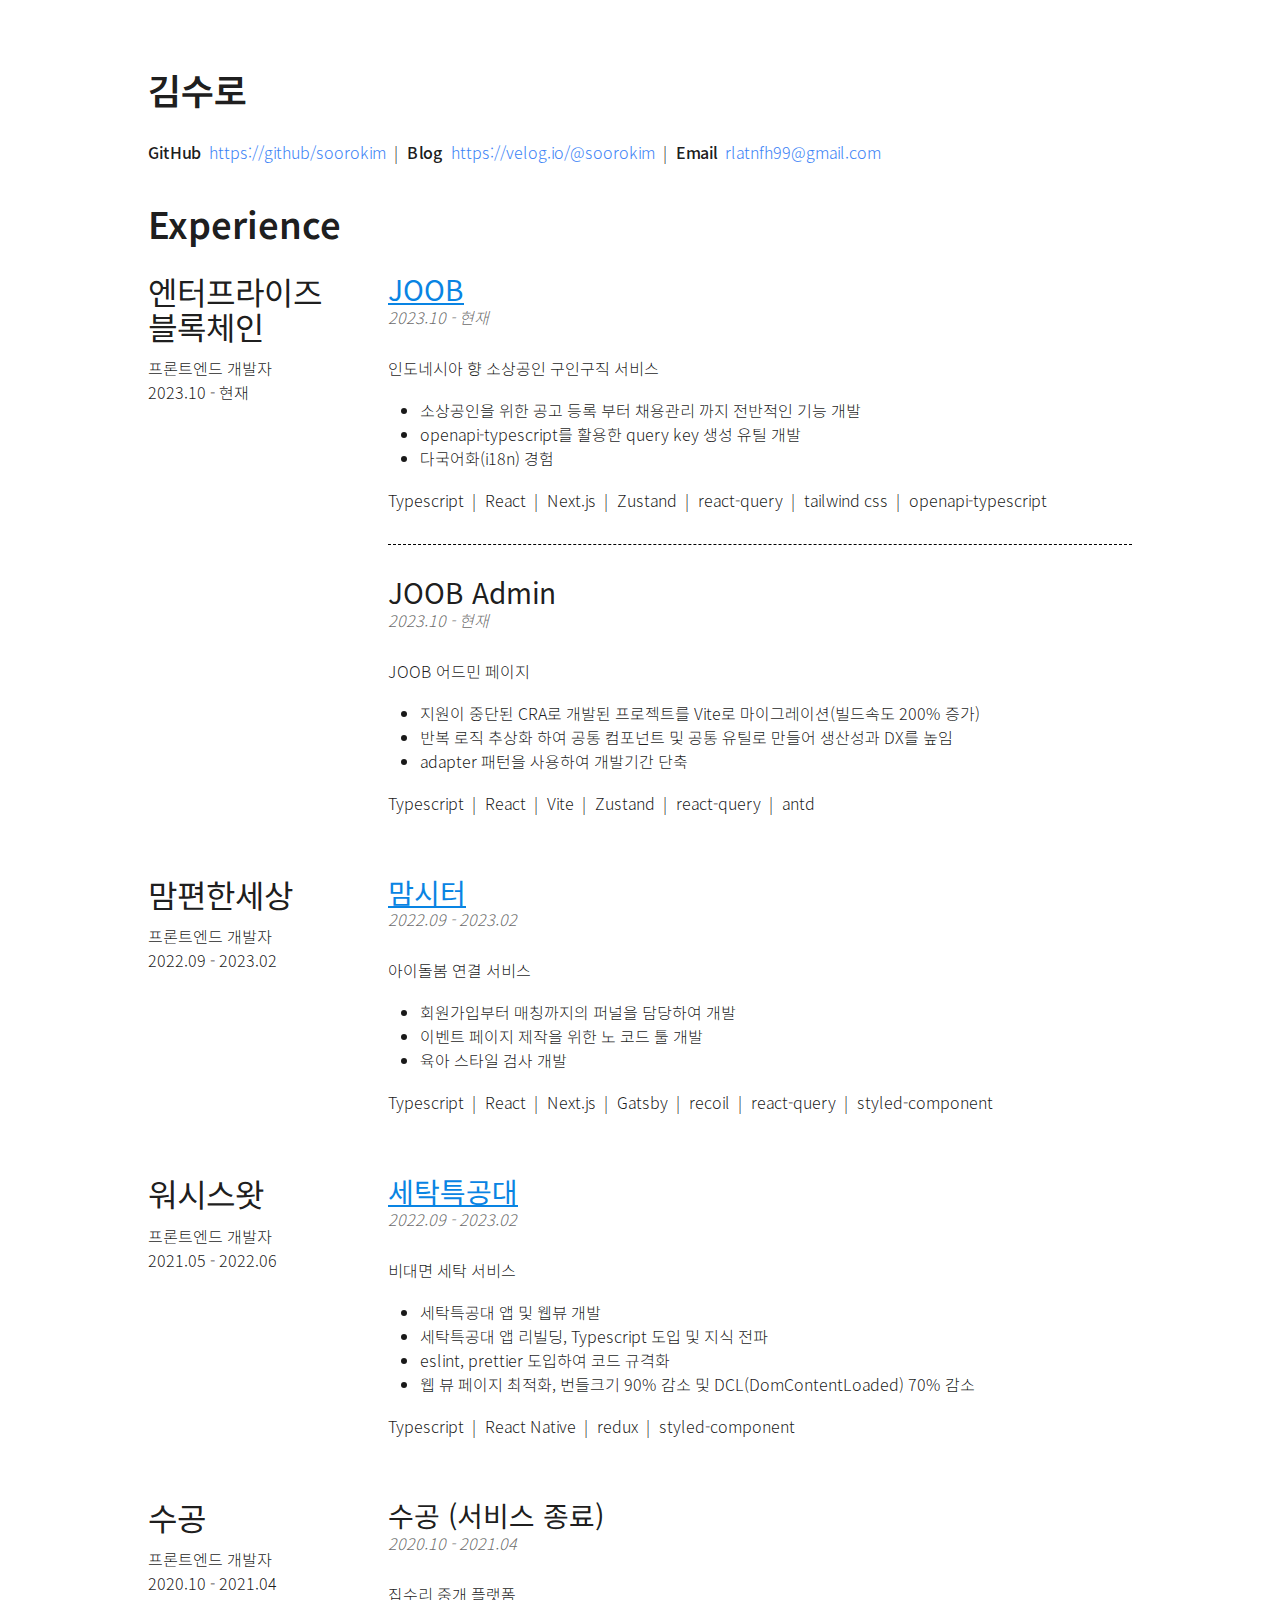
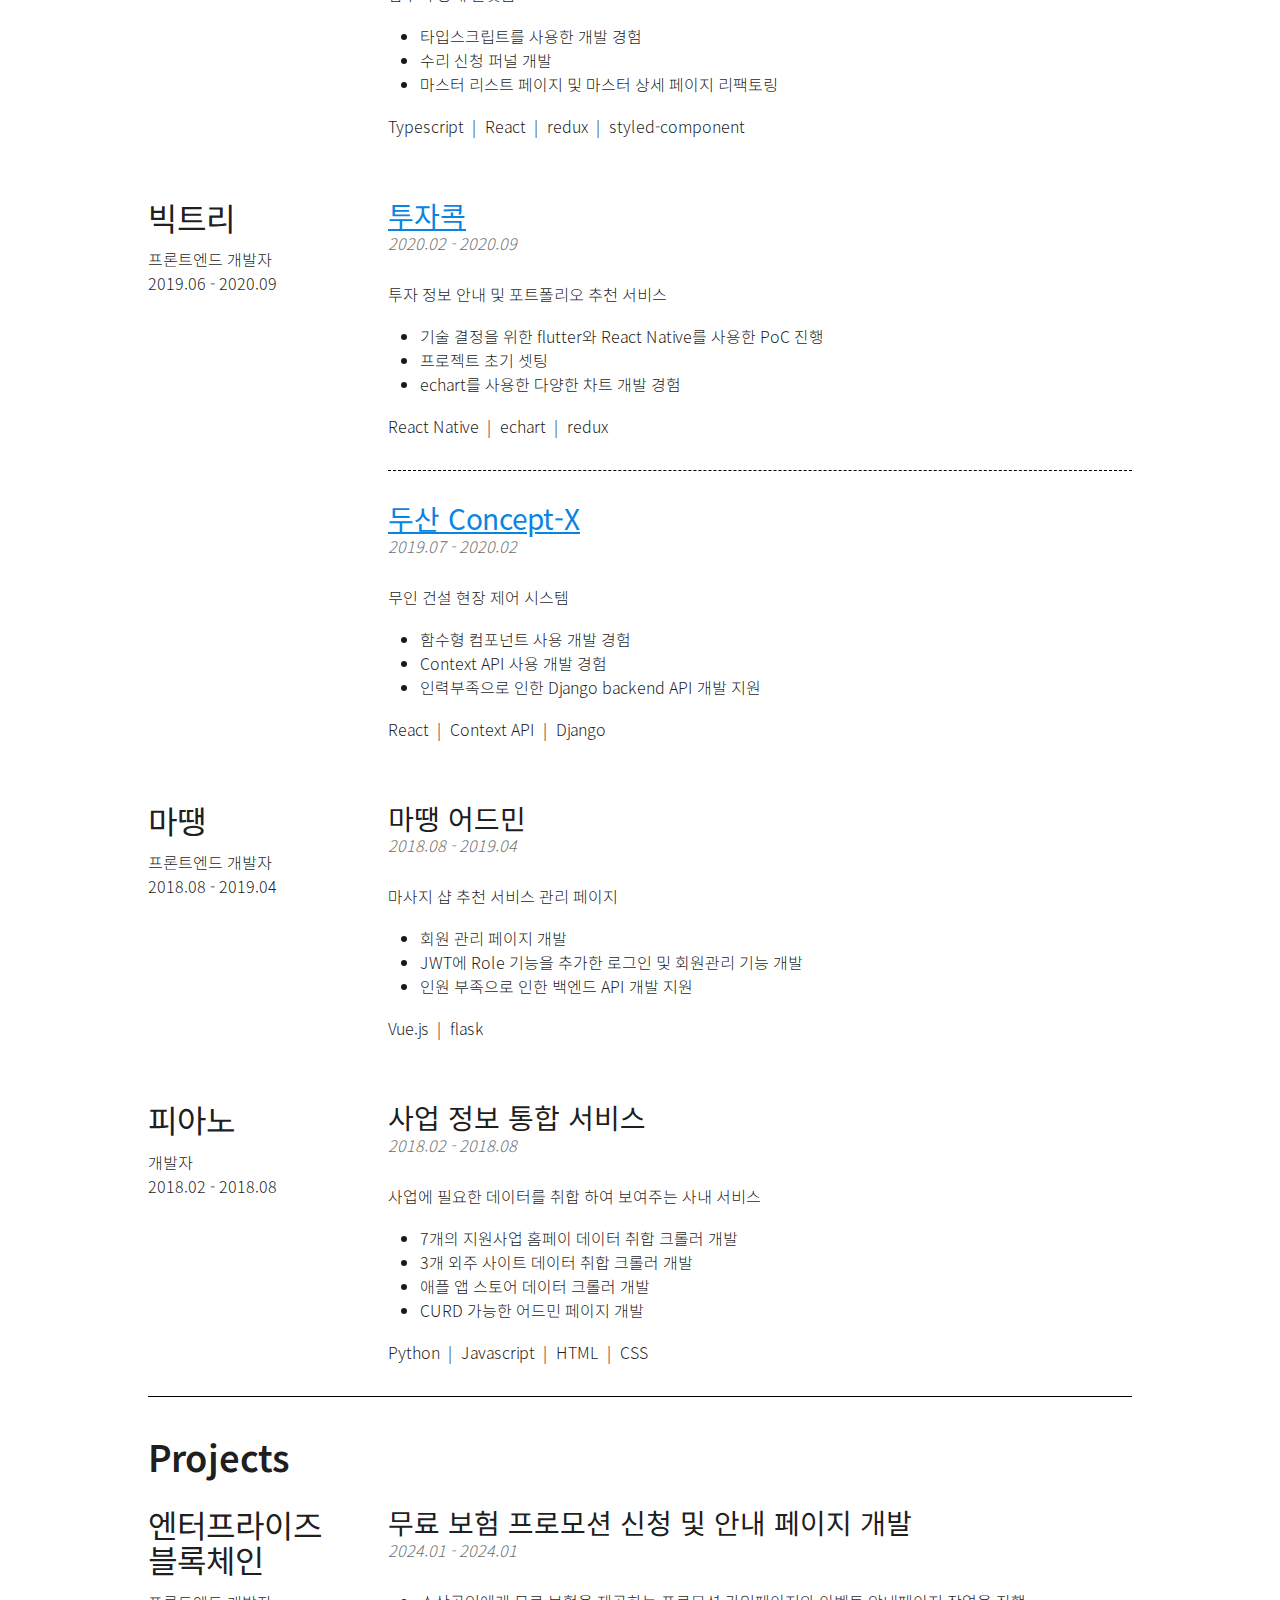
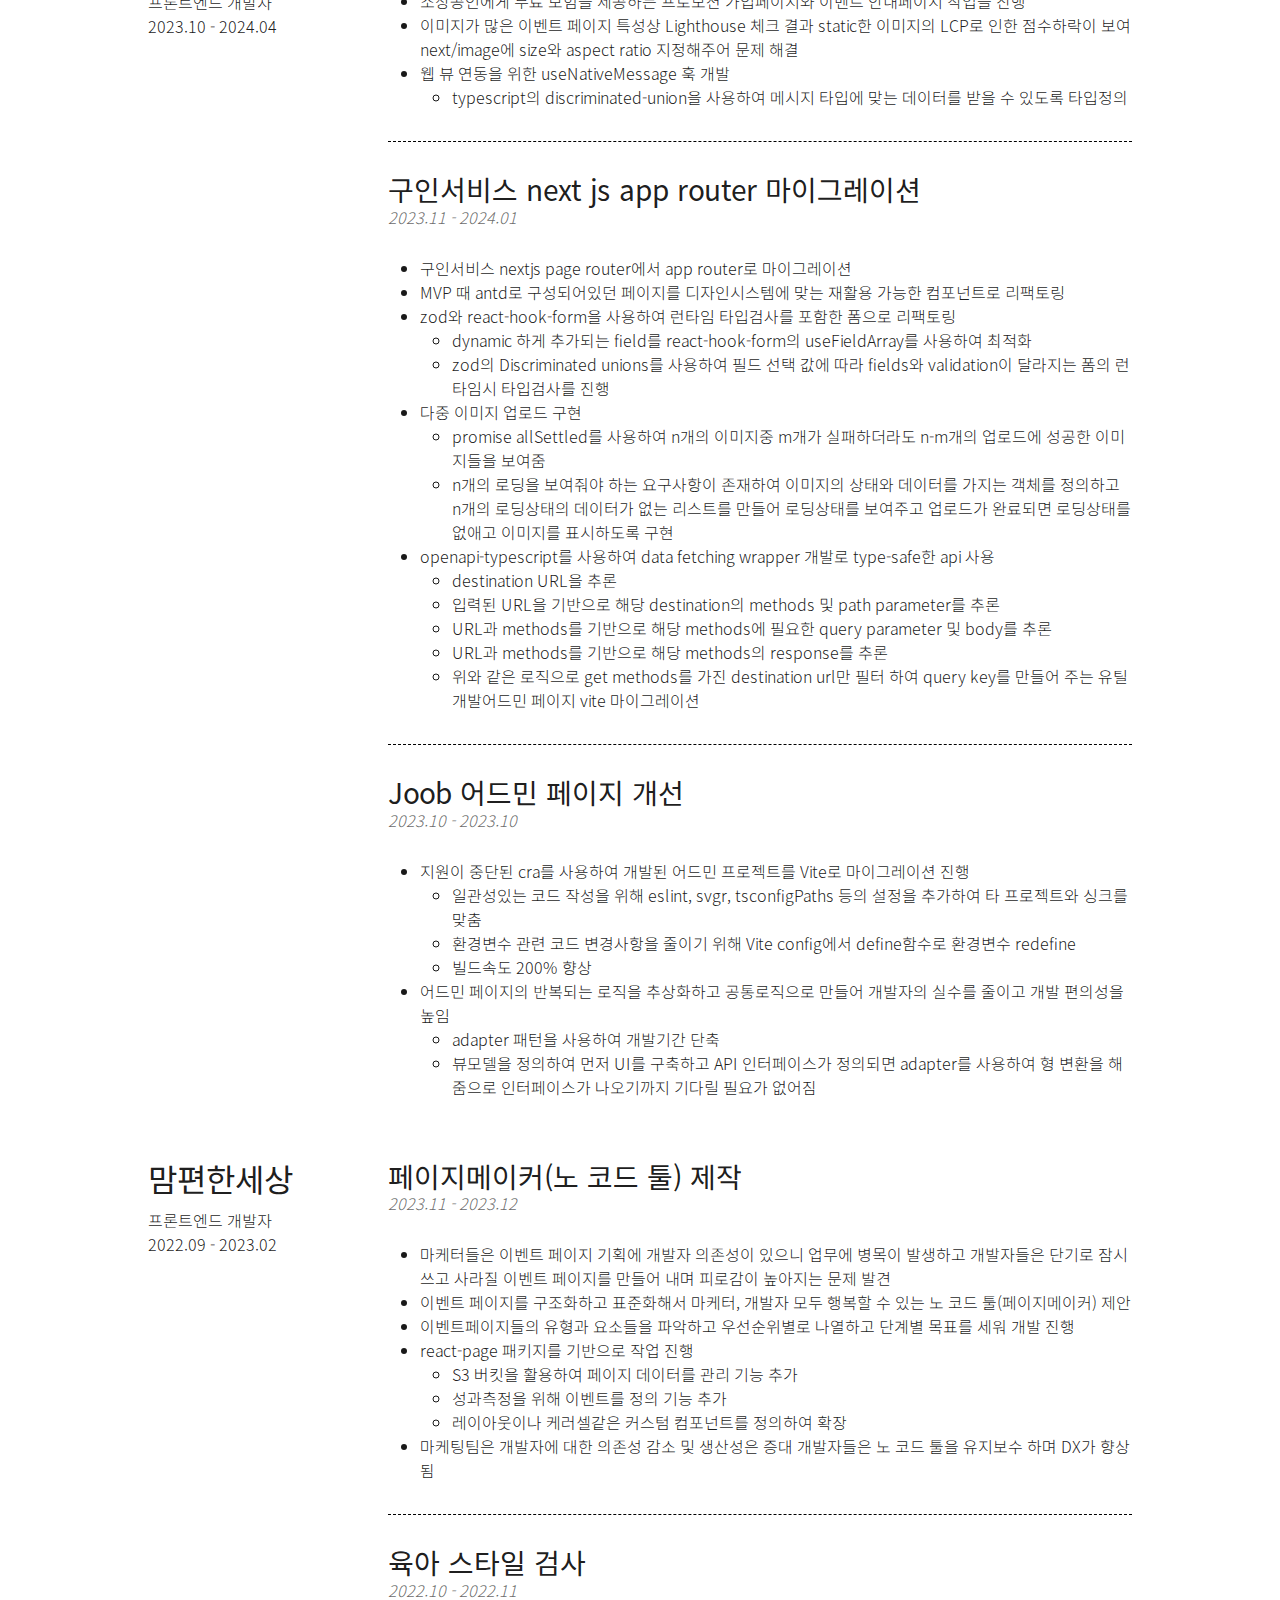
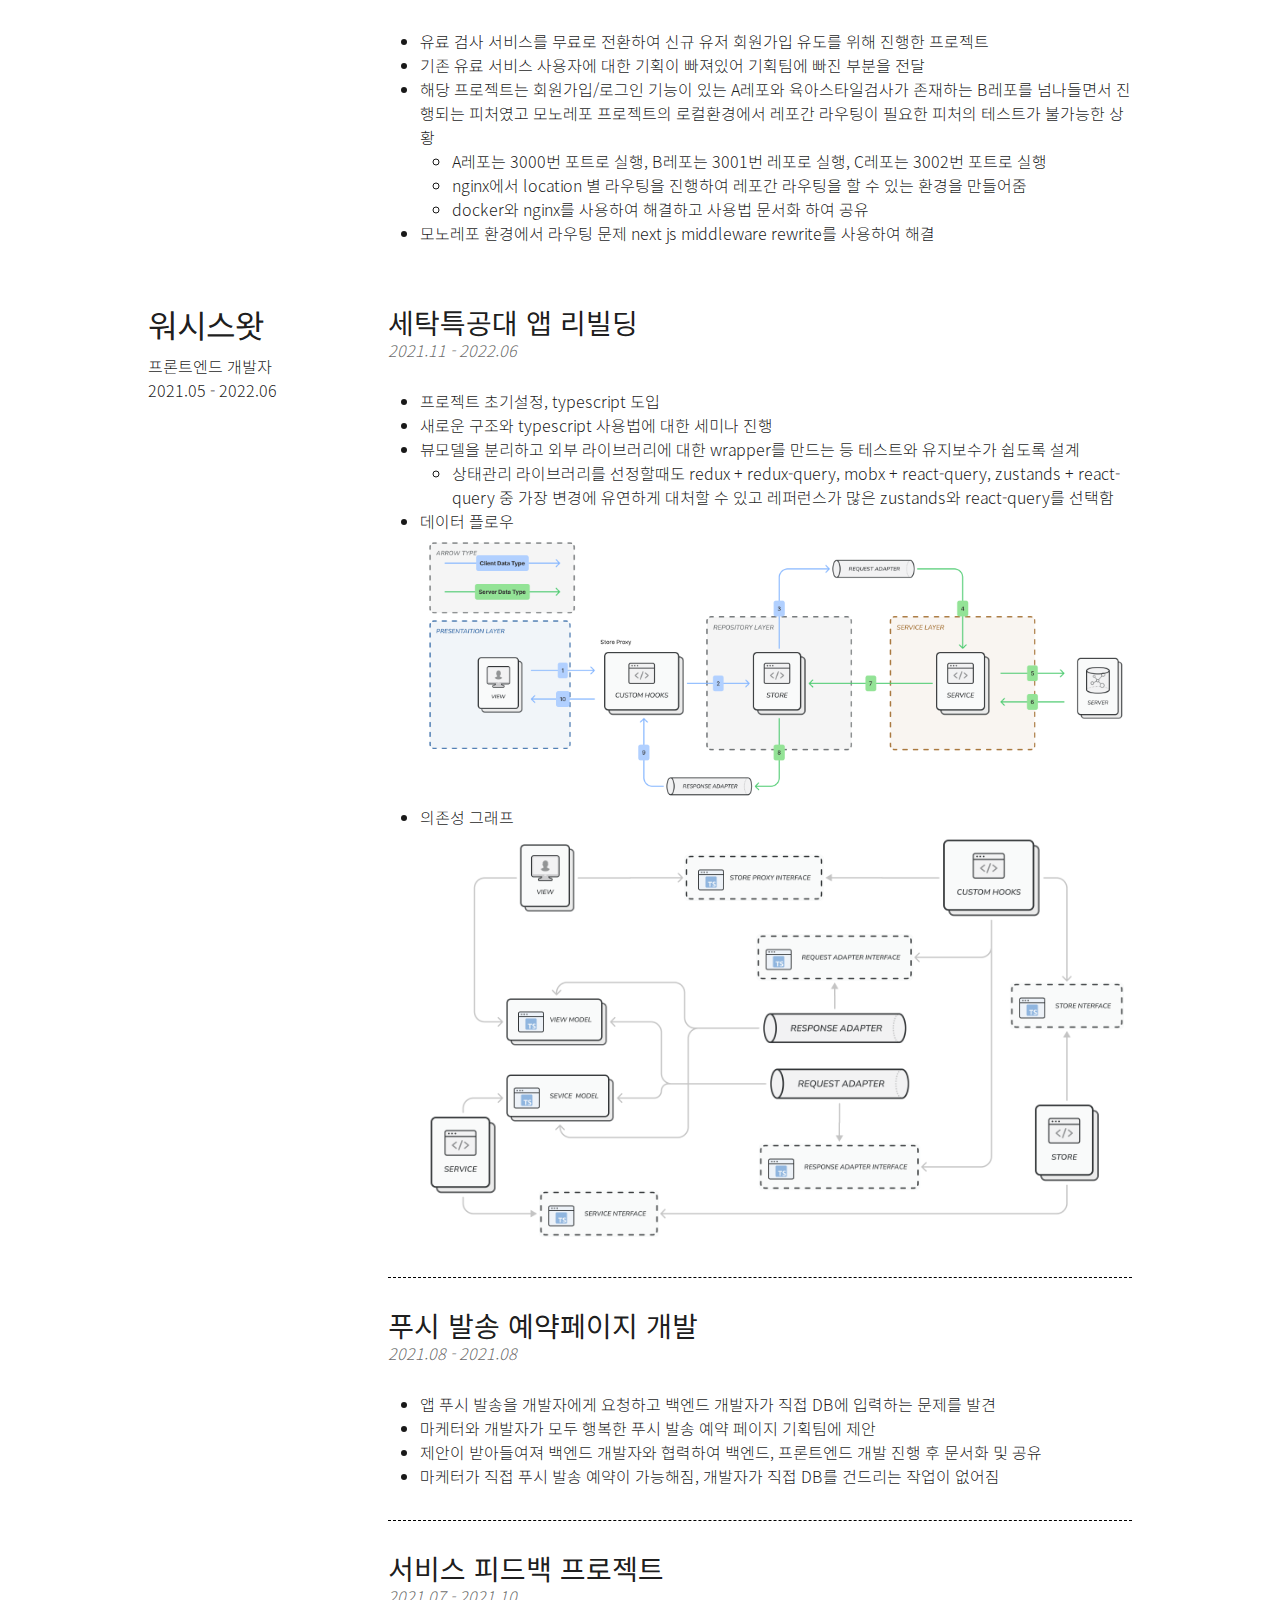
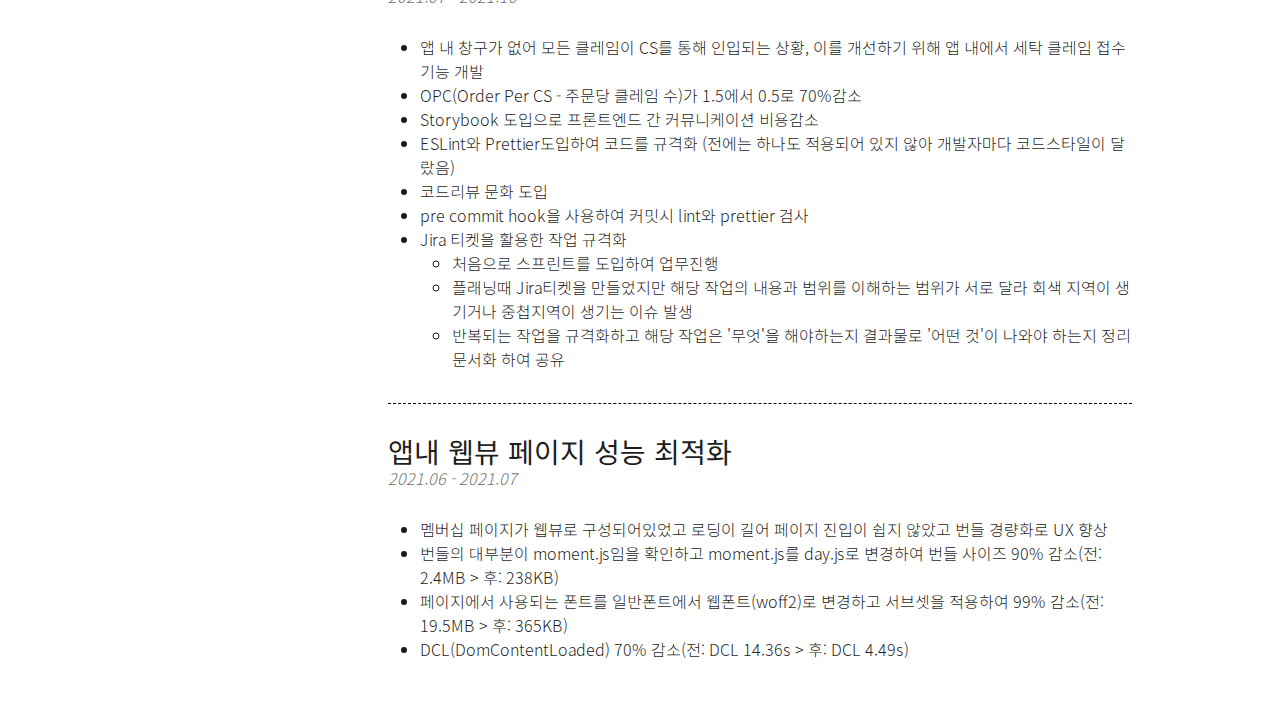
<file: index.html>
<!DOCTYPE html>
<html lang="ko">
  <head>
    <meta charset="utf-8" />
    <meta name="viewport" content="width=device-width, initial-scale=1" />
    <link
      rel="preload"
      href="/_next/static/media/a15f2fce4b98b461-s.p.woff2"
      as="font"
      crossorigin=""
      type="font/woff2"
    />
    <link rel="preload" as="image" href="/images/dataflow.png" />
    <link rel="preload" as="image" href="/images/dependency.png" />
    <link
      rel="stylesheet"
      href="/build.css"
      crossorigin=""
      data-precedence="next"
    />
    <link
      rel="stylesheet"
      href="/_next/static/css/b75688a7a7c3c230.css"
      crossorigin=""
      data-precedence="next"
    />
    <link
      rel="stylesheet"
      href="/_next/static/css/9471ed3d012d09a0.css"
      crossorigin=""
      data-precedence="next"
    />
    <link
      rel="preload"
      as="script"
      fetchPriority="low"
      href="/_next/static/chunks/webpack-3efa764cc3601233.js"
      crossorigin=""
    />
    <script
      src="/_next/static/chunks/30b509c0-f3503c24f98f3936.js"
      async=""
      crossorigin=""
    ></script>
    <script
      src="/_next/static/chunks/184-2af5e7f764e9c9fc.js"
      async=""
      crossorigin=""
    ></script>
    <script
      src="/_next/static/chunks/main-app-581db7f03f5df958.js"
      async=""
      crossorigin=""
    ></script>
    <meta property="type" content="website" />
    <meta property="site_name" content="이력서" />
    <meta property="image" content="/public/og.svg" />
    <title>김수로 | Frontend Developer</title>
    <meta name="description" content="5년차 프론트엔드 개발자 김수로입니다." />
    <link rel="icon" href="/favicon.ico" type="image/x-icon" sizes="200x200" />
    <meta name="next-size-adjust" />
    <script
      src="/_next/static/chunks/polyfills-c67a75d1b6f99dc8.js"
      crossorigin=""
      nomodule=""
    ></script>
  </head>
  <body class="__className_99422f">
    <main
      class="max-w-[1024px] mx-auto px-[20px] pt-[62px] pb-[32px] font-[300] text-black/90"
    >
      <section class="mb-8">
        <div class="mb-6"><h1 class="text-[36px] font-[600]">김수로</h1></div>
        <article class="flex gap-2">
          <div class="flex gap-2 after:content-[&#x27;|&#x27;]">
            <p class="font-[500]">GitHub</p>
            <a class="text-blue-500" href="https://github/soorokim"
              >https://github/soorokim</a
            >
          </div>
          <div class="flex gap-2 after:content-[&#x27;|&#x27;]">
            <p class="font-[500]">Blog</p>
            <a class="text-blue-500" href="https://velog.io/@soorokim"
              >https://velog.io/@soorokim</a
            >
          </div>
          <div class="flex gap-2">
            <p class="font-[500]">Email</p>
            <a class="text-blue-500" href="rlatnfh99@gmail.com"
              >rlatnfh99@gmail.com</a
            >
          </div>
        </article>
      </section>
      <section class="mb-8">
        <div class="mb-6">
          <h1 class="text-[36px] font-[600]">Experience</h1>
        </div>
        <article class="flex flex-col gap-[62px]">
          <div class="flex">
            <div class="flex flex-col gap-3 min-w-[240px]">
              <div>
                <p class="text-[32px] font-[400] leading-[110%] break-keep">
                  엔터프라이즈 블록체인
                </p>
              </div>
              <div class="font-[300]">
                <p>프론트엔드 개발자</p>
                <p>
                  2023.10<!-- -->
                  -
                  <!-- -->현재
                </p>
              </div>
            </div>
            <div class="w-full">
              <div>
                <div class="mb-[27px]">
                  <p class="text-[28px] font-[400] leading-[110%]">
                    <a
                      href="https://grab.joob.asia"
                      class="text-[#0984e3] underline leading-[110%]"
                      target="_blank"
                      >JOOB</a
                    >
                  </p>
                  <p class="text-black/60 italic">
                    2023.10<!-- -->
                    -
                    <!-- -->현재
                  </p>
                </div>
                <div class="flex flex-col gap-[18px]">
                  <div><p>인도네시아 향 소상공인 구인구직 서비스</p></div>
                  <div>
                    <ul class="list-disc ml-8">
                      <li>
                        소상공인을 위한 공고 등록 부터 채용관리 까지 전반적인
                        기능 개발
                      </li>
                      <li>
                        openapi-typescript를 활용한 query key 생성 유틸 개발
                      </li>
                      <li>다국어화(i18n) 경험</li>
                    </ul>
                  </div>
                  <div>
                    <div class="flex flex-wrap gap-2 font-[300]">
                      <div class="flex gap-2 after:content-[&#x27;|&#x27;]">
                        <p>Typescript</p>
                      </div>
                      <div class="flex gap-2 after:content-[&#x27;|&#x27;]">
                        <p>React</p>
                      </div>
                      <div class="flex gap-2 after:content-[&#x27;|&#x27;]">
                        <p>Next.js</p>
                      </div>
                      <div class="flex gap-2 after:content-[&#x27;|&#x27;]">
                        <p>Zustand</p>
                      </div>
                      <div class="flex gap-2 after:content-[&#x27;|&#x27;]">
                        <p>react-query</p>
                      </div>
                      <div class="flex gap-2 after:content-[&#x27;|&#x27;]">
                        <p>tailwind css</p>
                      </div>
                      <div class="flex gap-2"><p>openapi-typescript</p></div>
                    </div>
                  </div>
                </div>
                <hr class="border-dashed my-8 border-black" />
              </div>
              <div>
                <div class="mb-[27px]">
                  <p class="text-[28px] font-[400] leading-[110%]">
                    JOOB Admin
                  </p>
                  <p class="text-black/60 italic">
                    2023.10<!-- -->
                    -
                    <!-- -->현재
                  </p>
                </div>
                <div class="flex flex-col gap-[18px]">
                  <div><p>JOOB 어드민 페이지</p></div>
                  <div>
                    <ul class="list-disc ml-8">
                      <li>
                        지원이 중단된 CRA로 개발된 프로젝트를 Vite로
                        마이그레이션(빌드속도 200% 증가)
                      </li>
                      <li>
                        반복 로직 추상화 하여 공통 컴포넌트 및 공통 유틸로
                        만들어 생산성과 DX를 높임
                      </li>
                      <li>adapter 패턴을 사용하여 개발기간 단축</li>
                    </ul>
                  </div>
                  <div>
                    <div class="flex flex-wrap gap-2 font-[300]">
                      <div class="flex gap-2 after:content-[&#x27;|&#x27;]">
                        <p>Typescript</p>
                      </div>
                      <div class="flex gap-2 after:content-[&#x27;|&#x27;]">
                        <p>React</p>
                      </div>
                      <div class="flex gap-2 after:content-[&#x27;|&#x27;]">
                        <p>Vite</p>
                      </div>
                      <div class="flex gap-2 after:content-[&#x27;|&#x27;]">
                        <p>Zustand</p>
                      </div>
                      <div class="flex gap-2 after:content-[&#x27;|&#x27;]">
                        <p>react-query</p>
                      </div>
                      <div class="flex gap-2"><p>antd</p></div>
                    </div>
                  </div>
                </div>
              </div>
            </div>
          </div>
          <div class="flex">
            <div class="flex flex-col gap-3 min-w-[240px]">
              <div>
                <p class="text-[32px] font-[400] leading-[110%] break-keep">
                  맘편한세상
                </p>
              </div>
              <div class="font-[300]">
                <p>프론트엔드 개발자</p>
                <p>
                  2022.09<!-- -->
                  -
                  <!-- -->2023.02
                </p>
              </div>
            </div>
            <div class="w-full">
              <div>
                <div class="mb-[27px]">
                  <p class="text-[28px] font-[400] leading-[110%]">
                    <a
                      href="https://www.mom-sitter.com/"
                      class="text-[#0984e3] underline leading-[110%]"
                      target="_blank"
                      >맘시터</a
                    >
                  </p>
                  <p class="text-black/60 italic">
                    2022.09<!-- -->
                    -
                    <!-- -->2023.02
                  </p>
                </div>
                <div class="flex flex-col gap-[18px]">
                  <div><p>아이돌봄 연결 서비스</p></div>
                  <div>
                    <ul class="list-disc ml-8">
                      <li>회원가입부터 매칭까지의 퍼널을 담당하여 개발</li>
                      <li>이벤트 페이지 제작을 위한 노 코드 툴 개발</li>
                      <li>육아 스타일 검사 개발</li>
                    </ul>
                  </div>
                  <div>
                    <div class="flex flex-wrap gap-2 font-[300]">
                      <div class="flex gap-2 after:content-[&#x27;|&#x27;]">
                        <p>Typescript</p>
                      </div>
                      <div class="flex gap-2 after:content-[&#x27;|&#x27;]">
                        <p>React</p>
                      </div>
                      <div class="flex gap-2 after:content-[&#x27;|&#x27;]">
                        <p>Next.js</p>
                      </div>
                      <div class="flex gap-2 after:content-[&#x27;|&#x27;]">
                        <p>Gatsby</p>
                      </div>
                      <div class="flex gap-2 after:content-[&#x27;|&#x27;]">
                        <p>recoil</p>
                      </div>
                      <div class="flex gap-2 after:content-[&#x27;|&#x27;]">
                        <p>react-query</p>
                      </div>
                      <div class="flex gap-2"><p>styled-component</p></div>
                    </div>
                  </div>
                </div>
              </div>
            </div>
          </div>
          <div class="flex">
            <div class="flex flex-col gap-3 min-w-[240px]">
              <div>
                <p class="text-[32px] font-[400] leading-[110%] break-keep">
                  워시스왓
                </p>
              </div>
              <div class="font-[300]">
                <p>프론트엔드 개발자</p>
                <p>
                  2021.05<!-- -->
                  -
                  <!-- -->2022.06
                </p>
              </div>
            </div>
            <div class="w-full">
              <div>
                <div class="mb-[27px]">
                  <p class="text-[28px] font-[400] leading-[110%]">
                    <a
                      href="https://www.getwashswat.com/"
                      class="text-[#0984e3] underline leading-[110%]"
                      target="_blank"
                      >세탁특공대</a
                    >
                  </p>
                  <p class="text-black/60 italic">
                    2022.09<!-- -->
                    -
                    <!-- -->2023.02
                  </p>
                </div>
                <div class="flex flex-col gap-[18px]">
                  <div><p>비대면 세탁 서비스</p></div>
                  <div>
                    <ul class="list-disc ml-8">
                      <li>세탁특공대 앱 및 웹뷰 개발</li>
                      <li>
                        세탁특공대 앱 리빌딩, Typescript 도입 및 지식 전파
                      </li>
                      <li>eslint, prettier 도입하여 코드 규격화</li>
                      <li>
                        웹 뷰 페이지 최적화, 번들크기 90% 감소 및
                        DCL(DomContentLoaded) 70% 감소
                      </li>
                    </ul>
                  </div>
                  <div>
                    <div class="flex flex-wrap gap-2 font-[300]">
                      <div class="flex gap-2 after:content-[&#x27;|&#x27;]">
                        <p>Typescript</p>
                      </div>
                      <div class="flex gap-2 after:content-[&#x27;|&#x27;]">
                        <p>React Native</p>
                      </div>
                      <div class="flex gap-2 after:content-[&#x27;|&#x27;]">
                        <p>redux</p>
                      </div>
                      <div class="flex gap-2"><p>styled-component</p></div>
                    </div>
                  </div>
                </div>
              </div>
            </div>
          </div>
          <div class="flex">
            <div class="flex flex-col gap-3 min-w-[240px]">
              <div>
                <p class="text-[32px] font-[400] leading-[110%] break-keep">
                  수공
                </p>
              </div>
              <div class="font-[300]">
                <p>프론트엔드 개발자</p>
                <p>
                  2020.10<!-- -->
                  -
                  <!-- -->2021.04
                </p>
              </div>
            </div>
            <div class="w-full">
              <div>
                <div class="mb-[27px]">
                  <p class="text-[28px] font-[400] leading-[110%]">
                    수공 (서비스 종료)
                  </p>
                  <p class="text-black/60 italic">
                    2020.10<!-- -->
                    -
                    <!-- -->2021.04
                  </p>
                </div>
                <div class="flex flex-col gap-[18px]">
                  <div><p>집수리 중개 플랫폼</p></div>
                  <div>
                    <ul class="list-disc ml-8">
                      <li>타입스크립트를 사용한 개발 경험</li>
                      <li>수리 신청 퍼널 개발</li>
                      <li>
                        마스터 리스트 페이지 및 마스터 상세 페이지 리팩토링
                      </li>
                    </ul>
                  </div>
                  <div>
                    <div class="flex flex-wrap gap-2 font-[300]">
                      <div class="flex gap-2 after:content-[&#x27;|&#x27;]">
                        <p>Typescript</p>
                      </div>
                      <div class="flex gap-2 after:content-[&#x27;|&#x27;]">
                        <p>React</p>
                      </div>
                      <div class="flex gap-2 after:content-[&#x27;|&#x27;]">
                        <p>redux</p>
                      </div>
                      <div class="flex gap-2"><p>styled-component</p></div>
                    </div>
                  </div>
                </div>
              </div>
            </div>
          </div>
          <div class="flex">
            <div class="flex flex-col gap-3 min-w-[240px]">
              <div>
                <p class="text-[32px] font-[400] leading-[110%] break-keep">
                  빅트리
                </p>
              </div>
              <div class="font-[300]">
                <p>프론트엔드 개발자</p>
                <p>
                  2019.06<!-- -->
                  -
                  <!-- -->2020.09
                </p>
              </div>
            </div>
            <div class="w-full">
              <div>
                <div class="mb-[27px]">
                  <p class="text-[28px] font-[400] leading-[110%]">
                    <a
                      href="https://www.ibigtree.kr/products/investpick"
                      class="text-[#0984e3] underline leading-[110%]"
                      target="_blank"
                      >투자콕</a
                    >
                  </p>
                  <p class="text-black/60 italic">
                    2020.02<!-- -->
                    -
                    <!-- -->2020.09
                  </p>
                </div>
                <div class="flex flex-col gap-[18px]">
                  <div><p>투자 정보 안내 및 포트폴리오 추천 서비스</p></div>
                  <div>
                    <ul class="list-disc ml-8">
                      <li>
                        기술 결정을 위한 flutter와 React Native를 사용한 PoC
                        진행
                      </li>
                      <li>프로젝트 초기 셋팅</li>
                      <li>echart를 사용한 다양한 차트 개발 경험</li>
                    </ul>
                  </div>
                  <div>
                    <div class="flex flex-wrap gap-2 font-[300]">
                      <div class="flex gap-2 after:content-[&#x27;|&#x27;]">
                        <p>React Native</p>
                      </div>
                      <div class="flex gap-2 after:content-[&#x27;|&#x27;]">
                        <p>echart</p>
                      </div>
                      <div class="flex gap-2"><p>redux</p></div>
                    </div>
                  </div>
                </div>
                <hr class="border-dashed my-8 border-black" />
              </div>
              <div>
                <div class="mb-[27px]">
                  <p class="text-[28px] font-[400] leading-[110%]">
                    <a
                      href="https://www.ibigtree.kr/conceptx"
                      class="text-[#0984e3] underline leading-[110%]"
                      target="_blank"
                      >두산 Concept-X</a
                    >
                  </p>
                  <p class="text-black/60 italic">
                    2019.07<!-- -->
                    -
                    <!-- -->2020.02
                  </p>
                </div>
                <div class="flex flex-col gap-[18px]">
                  <div><p>무인 건설 현장 제어 시스템</p></div>
                  <div>
                    <ul class="list-disc ml-8">
                      <li>함수형 컴포넌트 사용 개발 경험</li>
                      <li>Context API 사용 개발 경험</li>
                      <li>인력부족으로 인한 Django backend API 개발 지원</li>
                    </ul>
                  </div>
                  <div>
                    <div class="flex flex-wrap gap-2 font-[300]">
                      <div class="flex gap-2 after:content-[&#x27;|&#x27;]">
                        <p>React</p>
                      </div>
                      <div class="flex gap-2 after:content-[&#x27;|&#x27;]">
                        <p>Context API</p>
                      </div>
                      <div class="flex gap-2"><p>Django</p></div>
                    </div>
                  </div>
                </div>
              </div>
            </div>
          </div>
          <div class="flex">
            <div class="flex flex-col gap-3 min-w-[240px]">
              <div>
                <p class="text-[32px] font-[400] leading-[110%] break-keep">
                  마땡
                </p>
              </div>
              <div class="font-[300]">
                <p>프론트엔드 개발자</p>
                <p>
                  2018.08<!-- -->
                  -
                  <!-- -->2019.04
                </p>
              </div>
            </div>
            <div class="w-full">
              <div>
                <div class="mb-[27px]">
                  <p class="text-[28px] font-[400] leading-[110%]">
                    마땡 어드민
                  </p>
                  <p class="text-black/60 italic">
                    2018.08<!-- -->
                    -
                    <!-- -->2019.04
                  </p>
                </div>
                <div class="flex flex-col gap-[18px]">
                  <div><p>마사지 샵 추천 서비스 관리 페이지</p></div>
                  <div>
                    <ul class="list-disc ml-8">
                      <li>회원 관리 페이지 개발</li>
                      <li>
                        JWT에 Role 기능을 추가한 로그인 및 회원관리 기능 개발
                      </li>
                      <li>인원 부족으로 인한 백엔드 API 개발 지원</li>
                    </ul>
                  </div>
                  <div>
                    <div class="flex flex-wrap gap-2 font-[300]">
                      <div class="flex gap-2 after:content-[&#x27;|&#x27;]">
                        <p>Vue.js</p>
                      </div>
                      <div class="flex gap-2"><p>flask</p></div>
                    </div>
                  </div>
                </div>
              </div>
            </div>
          </div>
          <div class="flex">
            <div class="flex flex-col gap-3 min-w-[240px]">
              <div>
                <p class="text-[32px] font-[400] leading-[110%] break-keep">
                  피아노
                </p>
              </div>
              <div class="font-[300]">
                <p>개발자</p>
                <p>
                  2018.02<!-- -->
                  -
                  <!-- -->2018.08
                </p>
              </div>
            </div>
            <div class="w-full">
              <div>
                <div class="mb-[27px]">
                  <p class="text-[28px] font-[400] leading-[110%]">
                    사업 정보 통합 서비스
                  </p>
                  <p class="text-black/60 italic">
                    2018.02<!-- -->
                    -
                    <!-- -->2018.08
                  </p>
                </div>
                <div class="flex flex-col gap-[18px]">
                  <div>
                    <p>사업에 필요한 데이터를 취합 하여 보여주는 사내 서비스</p>
                  </div>
                  <div>
                    <ul class="list-disc ml-8">
                      <li>7개의 지원사업 홈페이 데이터 취합 크롤러 개발</li>
                      <li>3개 외주 사이트 데이터 취합 크롤러 개발</li>
                      <li>애플 앱 스토어 데이터 크롤러 개발</li>
                      <li>CURD 가능한 어드민 페이지 개발</li>
                    </ul>
                  </div>
                  <div>
                    <div class="flex flex-wrap gap-2 font-[300]">
                      <div class="flex gap-2 after:content-[&#x27;|&#x27;]">
                        <p>Python</p>
                      </div>
                      <div class="flex gap-2 after:content-[&#x27;|&#x27;]">
                        <p>Javascript</p>
                      </div>
                      <div class="flex gap-2 after:content-[&#x27;|&#x27;]">
                        <p>HTML</p>
                      </div>
                      <div class="flex gap-2"><p>CSS</p></div>
                    </div>
                  </div>
                </div>
              </div>
            </div>
          </div>
        </article>
        <hr class="border-solid my-8 border-black" />
        <section class="mb-8">
          <div class="mb-6">
            <h1 class="text-[36px] font-[600]">Projects</h1>
          </div>
          <article class="flex flex-col gap-[62px]">
            <div class="flex">
              <div class="flex flex-col gap-3 min-w-[240px]">
                <div>
                  <p class="text-[32px] font-[400] leading-[110%] break-keep">
                    엔터프라이즈 블록체인
                  </p>
                </div>
                <div class="font-[300]">
                  <p>프론트엔드 개발자</p>
                  <p>
                    2023.10<!-- -->
                    -
                    <!-- -->2024.04
                  </p>
                </div>
              </div>
              <div class="w-full">
                <div>
                  <div class="mb-[27px]">
                    <p class="text-[28px] font-[400] leading-[110%]">
                      무료 보험 프로모션 신청 및 안내 페이지 개발
                    </p>
                    <p class="text-black/60 italic">
                      2024.01<!-- -->
                      -
                      <!-- -->2024.01
                    </p>
                  </div>
                  <div class="flex flex-col gap-[18px]">
                    <div>
                      <ul class="list-disc ml-8">
                        <li>
                          소상공인에게 무료 보험을 제공하는 프로모션
                          가입페이지와 이벤트 안내페이지 작업을 진행
                        </li>
                        <li>
                          이미지가 많은 이벤트 페이지 특성상 Lighthouse 체크
                          결과 static한 이미지의 LCP로 인한 점수하락이 보여
                          next/image에 size와 aspect ratio 지정해주어 문제 해결
                        </li>
                        <li>
                          웹 뷰 연동을 위한 useNativeMessage 훅 개발
                          <ul class="list-[circle] ml-8">
                            <li>
                              typescript의 discriminated-union을 사용하여 메시지
                              타입에 맞는 데이터를 받을 수 있도록 타입정의
                            </li>
                          </ul>
                        </li>
                      </ul>
                    </div>
                  </div>
                  <hr class="border-dashed my-8 border-black" />
                </div>
                <div>
                  <div class="mb-[27px]">
                    <p class="text-[28px] font-[400] leading-[110%]">
                      구인서비스 next js app router 마이그레이션
                    </p>
                    <p class="text-black/60 italic">
                      2023.11<!-- -->
                      -
                      <!-- -->2024.01
                    </p>
                  </div>
                  <div class="flex flex-col gap-[18px]">
                    <div>
                      <ul class="list-disc ml-8">
                        <li>
                          구인서비스 nextjs page router에서 app router로
                          마이그레이션
                        </li>
                        <li>
                          MVP 때 antd로 구성되어있던 페이지를 디자인시스템에
                          맞는 재활용 가능한 컴포넌트로 리팩토링
                        </li>
                        <li>
                          zod와 react-hook-form을 사용하여 런타임 타입검사를
                          포함한 폼으로 리팩토링
                          <ul class="list-[circle] ml-8">
                            <li>
                              dynamic 하게 추가되는 field를 react-hook-form의
                              useFieldArray를 사용하여 최적화
                            </li>
                            <li>
                              zod의 Discriminated unions를 사용하여 필드 선택
                              값에 따라 fields와 validation이 달라지는 폼의
                              런타임시 타입검사를 진행
                            </li>
                          </ul>
                        </li>
                        <li>
                          다중 이미지 업로드 구현
                          <ul class="list-[circle] ml-8">
                            <li>
                              promise allSettled를 사용하여 n개의 이미지중 m개가
                              실패하더라도 n-m개의 업로드에 성공한 이미지들을
                              보여줌
                            </li>
                            <li>
                              n개의 로딩을 보여줘야 하는 요구사항이 존재하여
                              이미지의 상태와 데이터를 가지는 객체를 정의하고
                              n개의 로딩상태의 데이터가 없는 리스트를 만들어
                              로딩상태를 보여주고 업로드가 완료되면 로딩상태를
                              없애고 이미지를 표시하도록 구현
                            </li>
                          </ul>
                        </li>
                        <li>
                          openapi-typescript를 사용하여 data fetching wrapper
                          개발로 type-safe한 api 사용
                          <ul class="list-[circle] ml-8">
                            <li>destination URL을 추론</li>
                            <li>
                              입력된 URL을 기반으로 해당 destination의 methods
                              및 path parameter를 추론
                            </li>
                            <li>
                              URL과 methods를 기반으로 해당 methods에 필요한
                              query parameter 및 body를 추론
                            </li>
                            <li>
                              URL과 methods를 기반으로 해당 methods의 response를
                              추론
                            </li>
                            <li>
                              위와 같은 로직으로 get methods를 가진 destination
                              url만 필터 하여 query key를 만들어 주는 유틸
                              개발어드민 페이지 vite 마이그레이션
                            </li>
                          </ul>
                        </li>
                      </ul>
                    </div>
                  </div>
                  <hr class="border-dashed my-8 border-black" />
                </div>
                <div>
                  <div class="mb-[27px]">
                    <p class="text-[28px] font-[400] leading-[110%]">
                      Joob 어드민 페이지 개선
                    </p>
                    <p class="text-black/60 italic">
                      2023.10<!-- -->
                      -
                      <!-- -->2023.10
                    </p>
                  </div>
                  <div class="flex flex-col gap-[18px]">
                    <div>
                      <ul class="list-disc ml-8">
                        <li>
                          지원이 중단된 cra를 사용하여 개발된 어드민 프로젝트를
                          Vite로 마이그레이션 진행
                          <ul class="list-[circle] ml-8">
                            <li>
                              일관성있는 코드 작성을 위해 eslint, svgr,
                              tsconfigPaths 등의 설정을 추가하여 타 프로젝트와
                              싱크를 맞춤
                            </li>
                            <li>
                              환경변수 관련 코드 변경사항을 줄이기 위해 Vite
                              config에서 define함수로 환경변수 redefine
                            </li>
                            <li>빌드속도 200% 향상</li>
                          </ul>
                        </li>
                        <li>
                          어드민 페이지의 반복되는 로직을 추상화하고
                          공통로직으로 만들어 개발자의 실수를 줄이고 개발
                          편의성을 높임
                          <ul class="list-[circle] ml-8">
                            <li>adapter 패턴을 사용하여 개발기간 단축</li>
                            <li>
                              뷰모델을 정의하여 먼저 UI를 구축하고 API
                              인터페이스가 정의되면 adapter를 사용하여 형 변환을
                              해줌으로 인터페이스가 나오기까지 기다릴 필요가
                              없어짐
                            </li>
                          </ul>
                        </li>
                      </ul>
                    </div>
                  </div>
                </div>
              </div>
            </div>
            <div class="flex">
              <div class="flex flex-col gap-3 min-w-[240px]">
                <div>
                  <p class="text-[32px] font-[400] leading-[110%] break-keep">
                    맘편한세상
                  </p>
                </div>
                <div class="font-[300]">
                  <p>프론트엔드 개발자</p>
                  <p>
                    2022.09<!-- -->
                    -
                    <!-- -->2023.02
                  </p>
                </div>
              </div>
              <div class="w-full">
                <div>
                  <div class="mb-[27px]">
                    <p class="text-[28px] font-[400] leading-[110%]">
                      페이지메이커(노 코드 툴) 제작
                    </p>
                    <p class="text-black/60 italic">
                      2023.11<!-- -->
                      -
                      <!-- -->2023.12
                    </p>
                  </div>
                  <div class="flex flex-col gap-[18px]">
                    <div>
                      <ul class="list-disc ml-8">
                        <li>
                          마케터들은 이벤트 페이지 기획에 개발자 의존성이 있으니
                          업무에 병목이 발생하고 개발자들은 단기로 잠시 쓰고
                          사라질 이벤트 페이지를 만들어 내며 피로감이 높아지는
                          문제 발견
                        </li>
                        <li>
                          이벤트 페이지를 구조화하고 표준화해서 마케터, 개발자
                          모두 행복할 수 있는 노 코드 툴(페이지메이커) 제안
                        </li>
                        <li>
                          이벤트페이지들의 유형과 요소들을 파악하고 우선순위별로
                          나열하고 단계별 목표를 세워 개발 진행
                        </li>
                        <li>
                          react-page 패키지를 기반으로 작업 진행
                          <ul class="list-[circle] ml-8">
                            <li>
                              S3 버킷을 활용하여 페이지 데이터를 관리 기능 추가
                            </li>
                            <li>성과측정을 위해 이벤트를 정의 기능 추가</li>
                            <li>
                              레이아웃이나 케러셀같은 커스텀 컴포넌트를 정의하여
                              확장
                            </li>
                          </ul>
                        </li>
                        <li>
                          마케팅팀은 개발자에 대한 의존성 감소 및 생산성은 증대
                          개발자들은 노 코드 툴을 유지보수 하며 DX가 향상됨
                        </li>
                      </ul>
                    </div>
                  </div>
                  <hr class="border-dashed my-8 border-black" />
                </div>
                <div>
                  <div class="mb-[27px]">
                    <p class="text-[28px] font-[400] leading-[110%]">
                      육아 스타일 검사
                    </p>
                    <p class="text-black/60 italic">
                      2022.10<!-- -->
                      -
                      <!-- -->2022.11
                    </p>
                  </div>
                  <div class="flex flex-col gap-[18px]">
                    <div>
                      <ul class="list-disc ml-8">
                        <li>
                          유료 검사 서비스를 무료로 전환하여 신규 유저 회원가입
                          유도를 위해 진행한 프로젝트
                        </li>
                        <li>
                          기존 유료 서비스 사용자에 대한 기획이 빠져있어
                          기획팀에 빠진 부분을 전달
                        </li>
                        <li>
                          해당 프로젝트는 회원가입/로그인 기능이 있는 A레포와
                          육아스타일검사가 존재하는 B레포를 넘나들면서 진행되는
                          피처였고 모노레포 프로젝트의 로컬환경에서 레포간
                          라우팅이 필요한 피처의 테스트가 불가능한 상황
                          <ul class="list-[circle] ml-8">
                            <li>
                              A레포는 3000번 포트로 실행, B레포는 3001번 레포로
                              실행, C레포는 3002번 포트로 실행
                            </li>
                            <li>
                              nginx에서 location 별 라우팅을 진행하여 레포간
                              라우팅을 할 수 있는 환경을 만들어줌
                            </li>
                            <li>
                              docker와 nginx를 사용하여 해결하고 사용법 문서화
                              하여 공유
                            </li>
                          </ul>
                        </li>
                        <li>
                          모노레포 환경에서 라우팅 문제 next js middleware
                          rewrite를 사용하여 해결
                        </li>
                      </ul>
                    </div>
                  </div>
                </div>
              </div>
            </div>
            <div class="flex">
              <div class="flex flex-col gap-3 min-w-[240px]">
                <div>
                  <p class="text-[32px] font-[400] leading-[110%] break-keep">
                    워시스왓
                  </p>
                </div>
                <div class="font-[300]">
                  <p>프론트엔드 개발자</p>
                  <p>
                    2021.05<!-- -->
                    -
                    <!-- -->2022.06
                  </p>
                </div>
              </div>
              <div class="w-full">
                <div>
                  <div class="mb-[27px]">
                    <p class="text-[28px] font-[400] leading-[110%]">
                      세탁특공대 앱 리빌딩
                    </p>
                    <p class="text-black/60 italic">
                      2021.11<!-- -->
                      -
                      <!-- -->2022.06
                    </p>
                  </div>
                  <div class="flex flex-col gap-[18px]">
                    <div>
                      <ul class="list-disc ml-8">
                        <li>프로젝트 초기설정, typescript 도입</li>
                        <li>
                          새로운 구조와 typescript 사용법에 대한 세미나 진행
                        </li>
                        <li>
                          뷰모델을 분리하고 외부 라이브러리에 대한 wrapper를
                          만드는 등 테스트와 유지보수가 쉽도록 설계
                          <ul class="list-[circle] ml-8">
                            <li>
                              상태관리 라이브러리를 선정할때도 redux +
                              redux-query, mobx + react-query, zustands +
                              react-query 중 가장 변경에 유연하게 대처할 수 있고
                              레퍼런스가 많은 zustands와 react-query를 선택함
                            </li>
                          </ul>
                        </li>
                        <li>
                          데이터 플로우
                          <div class="p-2">
                            <img
                              src="/images/dataflow.png"
                              alt="dataflow.png"
                            />
                          </div>
                        </li>
                        <li>
                          의존성 그래프
                          <div class="p-2">
                            <img
                              src="/images/dependency.png"
                              alt="dependency.png"
                            />
                          </div>
                        </li>
                      </ul>
                    </div>
                  </div>
                  <hr class="border-dashed my-8 border-black" />
                </div>
                <div>
                  <div class="mb-[27px]">
                    <p class="text-[28px] font-[400] leading-[110%]">
                      푸시 발송 예약페이지 개발
                    </p>
                    <p class="text-black/60 italic">
                      2021.08<!-- -->
                      -
                      <!-- -->2021.08
                    </p>
                  </div>
                  <div class="flex flex-col gap-[18px]">
                    <div>
                      <ul class="list-disc ml-8">
                        <li>
                          앱 푸시 발송을 개발자에게 요청하고 백엔드 개발자가
                          직접 DB에 입력하는 문제를 발견
                        </li>
                        <li>
                          마케터와 개발자가 모두 행복한 푸시 발송 예약 페이지
                          기획팀에 제안
                        </li>
                        <li>
                          제안이 받아들여져 백엔드 개발자와 협력하여 백엔드,
                          프론트엔드 개발 진행 후 문서화 및 공유
                        </li>
                        <li>
                          마케터가 직접 푸시 발송 예약이 가능해짐, 개발자가 직접
                          DB를 건드리는 작업이 없어짐
                        </li>
                      </ul>
                    </div>
                  </div>
                  <hr class="border-dashed my-8 border-black" />
                </div>
                <div>
                  <div class="mb-[27px]">
                    <p class="text-[28px] font-[400] leading-[110%]">
                      서비스 피드백 프로젝트
                    </p>
                    <p class="text-black/60 italic">
                      2021.07<!-- -->
                      -
                      <!-- -->2021.10
                    </p>
                  </div>
                  <div class="flex flex-col gap-[18px]">
                    <div>
                      <ul class="list-disc ml-8">
                        <li>
                          앱 내 창구가 없어 모든 클레임이 CS를 통해 인입되는
                          상황, 이를 개선하기 위해 앱 내에서 세탁 클레임 접수
                          기능 개발
                        </li>
                        <li>
                          OPC(Order Per CS - 주문당 클레임 수)가 1.5에서 0.5로
                          70%감소
                        </li>
                        <li>
                          Storybook 도입으로 프론트엔드 간 커뮤니케이션 비용감소
                        </li>
                        <li>
                          ESLint와 Prettier도입하여 코드를 규격화 (전에는 하나도
                          적용되어 있지 않아 개발자마다 코드스타일이 달랐음)
                        </li>
                        <li>코드리뷰 문화 도입</li>
                        <li>
                          pre commit hook을 사용하여 커밋시 lint와 prettier 검사
                        </li>
                        <li>
                          Jira 티켓을 활용한 작업 규격화
                          <ul class="list-[circle] ml-8">
                            <li>처음으로 스프린트를 도입하여 업무진행</li>
                            <li>
                              플래닝때 Jira티켓을 만들었지만 해당 작업의 내용과
                              범위를 이해하는 범위가 서로 달라 회색 지역이
                              생기거나 중첩지역이 생기는 이슈 발생
                            </li>
                            <li>
                              반복되는 작업을 규격화하고 해당 작업은
                              &#x27;무엇&#x27;을 해야하는지 결과물로 &#x27;어떤
                              것&#x27;이 나와야 하는지 정리 문서화 하여 공유
                            </li>
                          </ul>
                        </li>
                      </ul>
                    </div>
                  </div>
                  <hr class="border-dashed my-8 border-black" />
                </div>
                <div>
                  <div class="mb-[27px]">
                    <p class="text-[28px] font-[400] leading-[110%]">
                      앱내 웹뷰 페이지 성능 최적화
                    </p>
                    <p class="text-black/60 italic">
                      2021.06<!-- -->
                      -
                      <!-- -->2021.07
                    </p>
                  </div>
                  <div class="flex flex-col gap-[18px]">
                    <div>
                      <ul class="list-disc ml-8">
                        <li>
                          멤버십 페이지가 웹뷰로 구성되어있었고 로딩이 길어
                          페이지 진입이 쉽지 않았고 번들 경량화로 UX 향상
                        </li>
                        <li>
                          번들의 대부분이 moment.js임을 확인하고 moment.js를
                          day.js로 변경하여 번들 사이즈 90% 감소(전: 2.4MB &gt;
                          후: 238KB)
                        </li>
                        <li>
                          페이지에서 사용되는 폰트를 일반폰트에서
                          웹폰트(woff2)로 변경하고 서브셋을 적용하여 99%
                          감소(전: 19.5MB &gt; 후: 365KB)
                        </li>
                        <li>
                          DCL(DomContentLoaded) 70% 감소(전: DCL 14.36s &gt; 후:
                          DCL 4.49s)
                        </li>
                      </ul>
                    </div>
                  </div>
                </div>
              </div>
            </div>
          </article>
        </section>
      </section>
    </main>
    <script
      src="/_next/static/chunks/webpack-3efa764cc3601233.js"
      crossorigin=""
      async=""
    ></script>
    <script>
      (self.__next_f = self.__next_f || []).push([0]);
      self.__next_f.push([2, null]);
    </script>
    <script>
      self.__next_f.push([
        1,
        '1:HL["/_next/static/media/a15f2fce4b98b461-s.p.woff2","font",{"crossOrigin":"","type":"font/woff2"}]\n2:HL["/_next/static/css/b75688a7a7c3c230.css","style",{"crossOrigin":""}]\n3:HL["/_next/static/css/9471ed3d012d09a0.css","style",{"crossOrigin":""}]\n0:"$L4"\n',
      ]);
    </script>
    <script>
      self.__next_f.push([
        1,
        '5:I[9070,[],""]\n7:I[2070,[],""]\n8:I[8932,[],""]\na:I[4357,[],""]\nb:[]\n',
      ]);
    </script>
    <script>
      self.__next_f.push([
        1,
        '4:[[["$","link","0",{"rel":"stylesheet","href":"/_next/static/css/b75688a7a7c3c230.css","precedence":"next","crossOrigin":""}],["$","link","1",{"rel":"stylesheet","href":"/_next/static/css/9471ed3d012d09a0.css","precedence":"next","crossOrigin":""}]],["$","$L5",null,{"buildId":"Io8fKK2p3eaWO8uZVHWPT","assetPrefix":"","initialCanonicalUrl":"/","initialTree":["",{"children":["__PAGE__",{}]},"$undefined","$undefined",true],"initialSeedData":["",{"children":["__PAGE__",{},["$L6",["$","main",null,{"className":"max-w-[1024px] mx-auto px-[20px] pt-[62px] pb-[32px] font-[300] text-black/90","children":[["$","section",null,{"className":"mb-8","children":[["$","div",null,{"className":"mb-6","children":["$","h1",null,{"className":"text-[36px] font-[600]","children":"김수로"}]}],["$","article",null,{"className":"flex gap-2 ","children":[["$","div","GitHub",{"className":"flex gap-2 after:content-[\'|\']","children":[["$","p",null,{"className":"font-[500]","children":"GitHub"}],["$","a",null,{"className":"text-blue-500","href":"https://github/soorokim","children":"https://github/soorokim"}]]}],["$","div","Blog",{"className":"flex gap-2 after:content-[\'|\']","children":[["$","p",null,{"className":"font-[500]","children":"Blog"}],["$","a",null,{"className":"text-blue-500","href":"https://velog.io/@soorokim","children":"https://velog.io/@soorokim"}]]}],["$","div","Email",{"className":"flex gap-2 ","children":[["$","p",null,{"className":"font-[500]","children":"Email"}],["$","a",null,{"className":"text-blue-500","href":"rlatnfh99@gmail.com","children":"rlatnfh99@gmail.com"}]]}]]}]]}],["$","section",null,{"className":"mb-8","children":[["$","div",null,{"className":"mb-6","children":["$","h1",null,{"className":"text-[36px] font-[600]","children":"Experience"}]}],["$","article",null,{"className":"flex flex-col gap-[62px]","children":[["$","div","엔터프라이즈 블록체인",{"className":"flex","children":[["$","div",null,{"className":"flex flex-col gap-3 min-w-[240px]","children":[["$","div",null,{"children":["$","p",null,{"className":"text-[32px] font-[400] leading-[110%] break-keep","children":"엔터프라이즈 블록체인"}]}],["$","div",null,{"className":"font-[300]","children":[["$","p",null,{"children":"프론트엔드 개발자"}],["$","p",null,{"children":["2023.10"," - ","현재"]}]]}]]}],["$","div",null,{"className":"w-full","children":[["$","div","JOOB",{"children":[["$","div",null,{"className":"mb-[27px] ","children":[["$","p",null,{"className":"text-[28px] font-[400] leading-[110%]","children":["$","a",null,{"href":"https://grab.joob.asia","className":"text-[#0984e3] underline leading-[110%]","target":"_blank","children":"JOOB"}]}],["$","p",null,{"className":"text-black/60 italic","children":["2023.10"," - ","현재"]}]]}],["$","div",null,{"className":"flex flex-col gap-[18px]","children":[["$","div",null,{"children":["$","p",null,{"children":"인도네시아 향 소상공인 구인구직 서비스"}]}],["$","div",null,{"children":["$","ul",null,{"className":"list-disc ml-8","children":[["$","li","d",{"children":"소상공인을 위한 공고 등록 부터 채용관리 까지 전반적인 기능 개발"}],["$","li","d",{"children":"openapi-typescript를 활용한 query key 생성 유틸 개발"}],["$","li","d",{"children":"다국어화(i18n) 경험"}]]}]}],["$","div",null,{"children":["$","div",null,{"className":"flex flex-wrap gap-2 font-[300]","children":[["$","div","Typescript",{"className":"flex gap-2 after:content-[\'|\']","children":["$","p",null,{"children":"Typescript"}]}],["$","div","React",{"className":"flex gap-2 after:content-[\'|\']","children":["$","p",null,{"children":"React"}]}],["$","div","Next.js",{"className":"flex gap-2 after:content-[\'|\']","children":["$","p",null,{"children":"Next.js"}]}],["$","div","Zustand",{"className":"flex gap-2 after:content-[\'|\']","children":["$","p",null,{"children":"Zustand"}]}],["$","div","react-query",{"className":"flex gap-2 after:content-[\'|\']","children":["$","p",null,{"children":"react-query"}]}],["$","div","tailwind css",{"className":"flex gap-2 after:content-[\'|\']","children":["$","p",null,{"children":"tailwind css"}]}],["$","div","openapi-typescript",{"className":"flex gap-2 ","children":["$","p",null,{"children":"openapi-typescript"}]}]]}]}]]}],["$","hr",null,{"className":"border-dashed my-8 border-black"}]]}],["$","div","JOOB Admin",{"children":[["$","div",null,{"className":"mb-[27px] ","children":[["$","p",null,{"className":"text-[28px] font-[400] leading-[110%]","children":"JOOB Admin"}],["$","p",null,{"className":"text-black/60 italic","children":["2023.10"," - ","현재"]}]]}],["$","div",null,{"className":"flex flex-col gap-[18px]","children":[["$","div",null,{"children":["$","p",null,{"children":"JOOB 어드민 페이지"}]}],["$","div",null,{"children":["$","ul",null,{"className":"list-disc ml-8","children":[["$","li","d",{"children":"지원이 중단된 CRA로 개발된 프로젝트를 Vite로 마이그레이션(빌드속도 200% 증가)"}],["$","li","d",{"children":"반복 로직 추상화 하여 공통 컴포넌트 및 공통 유틸로 만들어 생산성과 DX를 높임"}],["$","li","d",{"children":"adapter 패턴을 사용하여 개발기간 단축"}]]}]}],["$","div",null,{"children":["$","div",null,{"className":"flex flex-wrap gap-2 font-[300]","children":[["$","div","Typescript",{"className":"flex gap-2 after:content-[\'|\']","children":["$","p",null,{"children":"Typescript"}]}],["$","div","React",{"className":"flex gap-2 after:content-[\'|\']","children":["$","p",null,{"children":"React"}]}],["$","div","Vite",{"className":"flex gap-2 after:content-[\'|\']","children":["$","p",null,{"children":"Vite"}]}],["$","div","Zustand",{"className":"flex gap-2 after:content-[\'|\']","children":["$","p",null,{"children":"Zustand"}]}],["$","div","react-query",{"className":"flex gap-2 after:content-[\'|\']","children":["$","p",null,{"children":"react-query"}]}],["$","div","antd",{"className":"flex gap-2 ","children":["$","p",null,{"children":"antd"}]}]]}]}]]}],false]}]]}]]}],["$","div","맘편한세상",{"className":"flex","children":[["$","div",null,{"className":"flex flex-col gap-3 min-w-[240px]","children":[["$","div",null,{"children":["$","p",null,{"className":"text-[32px] font-[400] leading-[110%] break-keep","children":"맘편한세상"}]}],["$","div",null,{"className":"font-[300]","children":[["$","p",null,{"children":"프론트엔드 개발자"}],["$","p",null,{"children":["2022.09"," - ","2023.02"]}]]}]]}],["$","div",null,{"className":"w-full","children":[["$","div","맘시터",{"children":[["$","div",null,{"className":"mb-[27px] ","children":[["$","p",null,{"className":"text-[28px] font-[400] leading-[110%]","children":["$","a",null,{"href":"https://www.mom-sitter.com/","className":"text-[#0984e3] underline leading-[110%]","target":"_blank","children":"맘시터"}]}],["$","p",null,{"className":"text-black/60 italic","children":["2022.09"," - ","2023.02"]}]]}],["$","div",null,{"className":"flex flex-col gap-[18px]","children":[["$","div",null,{"children":["$","p",null,{"children":"아이돌봄 연결 서비스"}]}],["$","div",null,{"children":["$","ul",null,{"className":"list-disc ml-8","children":[["$","li","d",{"children":"회원가입부터 매칭까지의 퍼널을 담당하여 개발"}],["$","li","d",{"children":"이벤트 페이지 제작을 위한 노 코드 툴 개발"}],["$","li","d",{"children":"육아 스타일 검사 개발"}]]}]}],["$","div",null,{"children":["$","div",null,{"className":"flex flex-wrap gap-2 font-[300]","children":[["$","div","Typescript",{"className":"flex gap-2 after:content-[\'|\']","children":["$","p",null,{"children":"Typescript"}]}],["$","div","React",{"className":"flex gap-2 after:content-[\'|\']","children":["$","p",null,{"children":"React"}]}],["$","div","Next.js",{"className":"flex gap-2 after:content-[\'|\']","children":["$","p",null,{"children":"Next.js"}]}],["$","div","Gatsby",{"className":"flex gap-2 after:content-[\'|\']","children":["$","p",null,{"children":"Gatsby"}]}],["$","div","recoil",{"className":"flex gap-2 after:content-[\'|\']","children":["$","p",null,{"children":"recoil"}]}],["$","div","react-query",{"className":"flex gap-2 after:content-[\'|\']","children":["$","p",null,{"children":"react-query"}]}],["$","div","styled-component",{"className":"flex gap-2 ","children":["$","p",null,{"children":"styled-component"}]}]]}]}]]}],false]}]]}]]}],["$","div","워시스왓",{"className":"flex","children":[["$","div",null,{"className":"flex flex-col gap-3 min-w-[240px]","children":[["$","div",null,{"children":["$","p",null,{"className":"text-[32px] font-[400] leading-[110%] break-keep","children":"워시스왓"}]}],["$","div",null,{"className":"font-[300]","children":[["$","p",null,{"children":"프론트엔드 개발자"}],["$","p",null,{"children":["2021.05"," - ","2022.06"]}]]}]]}],["$","div",null,{"className":"w-full","children":[["$","div","세탁특공대",{"children":[["$","div",null,{"className":"mb-[27px] ","children":[["$","p",null,{"className":"text-[28px] font-[400] leading-[110%]","children":["$","a",null,{"href":"https://www.getwashswat.com/","className":"text-[#0984e3] underline leading-[110%]","target":"_blank","children":"세탁특공대"}]}],["$","p",null,{"className":"text-black/60 italic","children":["2022.09"," - ","2023.02"]}]]}],["$","div",null,{"className":"flex flex-col gap-[18px]","children":[["$","div",null,{"children":["$","p",null,{"children":"비대면 세탁 서비스"}]}],["$","div",null,{"children":["$","ul",null,{"className":"list-disc ml-8","children":[["$","li","d",{"children":"세탁특공대 앱 및 웹뷰 개발"}],["$","li","d",{"children":"세탁특공대 앱 리빌딩, Typescript 도입 및 지식 전파"}],["$","li","d",{"children":"eslint, prettier 도입하여 코드 규격화"}],["$","li","d",{"children":"웹 뷰 페이지 최적화, 번들크기 90% 감소 및 DCL(DomContentLoaded) 70% 감소"}]]}]}],["$","div",null,{"children":["$","div",null,{"className":"flex flex-wrap gap-2 font-[300]","children":[["$","div","Typescript",{"className":"flex gap-2 after:content-[\'|\']","children":["$","p",null,{"children":"Typescript"}]}],["$","div","React Native",{"className":"flex gap-2 after:content-[\'|\']","children":["$","p",null,{"children":"React Native"}]}],["$","div","redux",{"className":"flex gap-2 after:content-[\'|\']","children":["$","p",null,{"children":"redux"}]}],["$","div","styled-component",{"className":"flex gap-2 ","children":["$","p",null,{"children":"styled-component"}]}]]}]}]]}],false]}]]}]]}],["$","div","수공",{"className":"flex","children":[["$","div",null,{"className":"flex flex-col gap-3 min-w-[240px]","children":[["$","div",null,{"children":["$","p",null,{"className":"text-[32px] font-[400] leading-[110%] break-keep","children":"수공"}]}],["$","div",null,{"className":"font-[300]","children":[["$","p",null,{"children":"프론트엔드 개발자"}],["$","p",null,{"children":["2020.10"," - ","2021.04"]}]]}]]}],["$","div",null,{"className":"w-full","children":[["$","div","수공 (서비스 종료)",{"children":[["$","div",null,{"className":"mb-[27px] ","children":[["$","p",null,{"className":"text-[28px] font-[400] leading-[110%]","children":"수공 (서비스 종료)"}],["$","p",null,{"className":"text-black/60 italic","children":["2020.10"," - ","2021.04"]}]]}],["$","div",null,{"className":"flex flex-col gap-[18px]","children":[["$","div",null,{"children":["$","p",null,{"children":"집수리 중개 플랫폼"}]}],["$","div",null,{"children":["$","ul",null,{"className":"list-disc ml-8","children":[["$","li","d",{"children":"타입스크립트를 사용한 개발 경험"}],["$","li","d",{"children":"수리 신청 퍼널 개발"}],["$","li","d",{"children":"마스터 리스트 페이지 및 마스터 상세 페이지 리팩토링"}]]}]}],["$","div",null,{"children":["$","div",null,{"className":"flex flex-wrap gap-2 font-[300]","children":[["$","div","Typescript",{"className":"flex gap-2 after:content-[\'|\']","children":["$","p",null,{"children":"Typescript"}]}],["$","div","React",{"className":"flex gap-2 after:content-[\'|\']","children":["$","p",null,{"children":"React"}]}],["$","div","redux",{"className":"flex gap-2 after:content-[\'|\']","children":["$","p",null,{"children":"redux"}]}],["$","div","styled-component",{"className":"flex gap-2 ","children":["$","p",null,{"children":"styled-component"}]}]]}]}]]}],false]}]]}]]}],["$","div","빅트리",{"className":"flex","children":[["$","div",null,{"className":"flex flex-col gap-3 min-w-[240px]","children":[["$","div",null,{"children":["$","p",null,{"className":"text-[32px] font-[400] leading-[110%] break-keep","children":"빅트리"}]}],["$","div",null,{"className":"font-[300]","children":[["$","p",null,{"children":"프론트엔드 개발자"}],["$","p",null,{"children":["2019.06"," - ","2020.09"]}]]}]]}],["$","div",null,{"className":"w-full","children":[["$","div","투자콕",{"children":[["$","div",null,{"className":"mb-[27px] ","children":[["$","p",null,{"className":"text-[28px] font-[400] leading-[110%]","children":["$","a",null,{"href":"https://www.ibigtree.kr/products/investpick","className":"text-[#0984e3] underline leading-[110%]","target":"_blank","children":"투자콕"}]}],["$","p",null,{"className":"text-black/60 italic","children":["2020.02"," - ","2020.09"]}]]}],["$","div",null,{"className":"flex flex-col gap-[18px]","children":[["$","div",null,{"children":["$","p",null,{"children":"투자 정보 안내 및 포트폴리오 추천 서비스"}]}],["$","div",null,{"children":["$","ul",null,{"className":"list-disc ml-8","children":[["$","li","d",{"children":"기술 결정을 위한 flutter와 React Native를 사용한 PoC 진행"}],["$","li","d",{"children":"프로젝트 초기 셋팅"}],["$","li","d",{"children":"echart를 사용한 다양한 차트 개발 경험"}]]}]}],["$","div",null,{"children":["$","div",null,{"className":"flex flex-wrap gap-2 font-[300]","children":[["$","div","React Native",{"className":"flex gap-2 after:content-[\'|\']","children":["$","p",null,{"children":"React Native"}]}],["$","div","echart",{"className":"flex gap-2 after:content-[\'|\']","children":["$","p",null,{"children":"echart"}]}],["$","div","redux",{"className":"flex gap-2 ","children":["$","p",null,{"children":"redux"}]}]]}]}]]}],["$","hr",null,{"className":"border-dashed my-8 border-black"}]]}],["$","div","두산 Concept-X",{"children":[["$","div",null,{"className":"mb-[27px] ","children":[["$","p",null,{"className":"text-[28px] font-[400] leading-[110%]","children":["$","a",null,{"href":"https://www.ibigtree.kr/conceptx","className":"text-[#0984e3] underline leading-[110%]","target":"_blank","children":"두산 Concept-X"}]}],["$","p",null,{"className":"text-black/60 italic","children":["2019.07"," - ","2020.02"]}]]}],["$","div",null,{"className":"flex flex-col gap-[18px]","children":[["$","div",null,{"children":["$","p",null,{"children":"무인 건설 현장 제어 시스템"}]}],["$","div",null,{"children":["$","ul",null,{"className":"list-disc ml-8","children":[["$","li","d",{"children":"함수형 컴포넌트 사용 개발 경험"}],["$","li","d",{"children":"Context API 사용 개발 경험"}],["$","li","d",{"children":"인력부족으로 인한 Django backend API 개발 지원"}]]}]}],["$","div",null,{"children":["$","div",null,{"className":"flex flex-wrap gap-2 font-[300]","children":[["$","div","React",{"className":"flex gap-2 after:content-[\'|\']","children":["$","p",null,{"children":"React"}]}],["$","div","Context API",{"className":"flex gap-2 after:content-[\'|\']","children":["$","p",null,{"children":"Context API"}]}],["$","div","Django",{"className":"flex gap-2 ","children":["$","p",null,{"children":"Django"}]}]]}]}]]}],false]}]]}]]}],["$","div","마땡",{"className":"flex","children":[["$","div",null,{"className":"flex flex-col gap-3 min-w-[240px]","children":[["$","div",null,{"children":["$","p",null,{"className":"text-[32px] font-[400] leading-[110%] break-keep","children":"마땡"}]}],["$","div",null,{"className":"font-[300]","children":[["$","p",null,{"children":"프론트엔드 개발자"}],["$","p",null,{"children":["2018.08"," - ","2019.04"]}]]}]]}],["$","div",null,{"className":"w-full","children":[["$","div","마땡 어드민",{"children":[["$","div",null,{"className":"mb-[27px] ","children":[["$","p",null,{"className":"text-[28px] font-[400] leading-[110%]","children":"마땡 어드민"}],["$","p",null,{"className":"text-black/60 italic","children":["2018.08"," - ","2019.04"]}]]}],["$","div",null,{"className":"flex flex-col gap-[18px]","children":[["$","div",null,{"children":["$","p",null,{"children":"마사지 샵 추천 서비스 관리 페이지"}]}],["$","div",null,{"children":["$","ul",null,{"className":"list-disc ml-8","children":[["$","li","d",{"children":"회원 관리 페이지 개발"}],["$","li","d",{"children":"JWT에 Role 기능을 추가한 로그인 및 회원관리 기능 개발"}],["$","li","d",{"children":"인원 부족으로 인한 백엔드 API 개발 지원"}]]}]}],["$","div",null,{"children":["$","div",null,{"className":"flex flex-wrap gap-2 font-[300]","children":[["$","div","Vue.js",{"className":"flex gap-2 after:content-[\'|\']","children":["$","p",null,{"children":"Vue.js"}]}],["$","div","flask",{"className":"flex gap-2 ","children":["$","p",null,{"children":"flask"}]}]]}]}]]}],false]}]]}]]}],["$","div","피아노",{"className":"flex","children":[["$","div",null,{"className":"flex flex-col gap-3 min-w-[240px]","children":[["$","div",null,{"children":["$","p",null,{"className":"text-[32px] font-[400] leading-[110%] break-keep","children":"피아노"}]}],["$","div",null,{"className":"font-[300]","children":[["$","p",null,{"children":"개발자"}],["$","p",null,{"children":["2018.02"," - ","2018.08"]}]]}]]}],["$","div",null,{"className":"w-full","children":[["$","div","사업 정보 통합 서비스",{"children":[["$","div",null,{"className":"mb-[27px] ","children":[["$","p",null,{"className":"text-[28px] font-[400] leading-[110%]","children":"사업 정보 통합 서비스"}],["$","p",null,{"className":"text-black/60 italic","children":["2018.02"," - ","2018.08"]}]]}],["$","div",null,{"className":"flex flex-col gap-[18px]","children":[["$","div",null,{"children":["$","p",null,{"children":"사업에 필요한 데이터를 취합 하여 보여주는 사내 서비스"}]}],["$","div",null,{"children":["$","ul",null,{"className":"list-disc ml-8","children":[["$","li","d",{"children":"7개의 지원사업 홈페이 데이터 취합 크롤러 개발"}],["$","li","d",{"children":"3개 외주 사이트 데이터 취합 크롤러 개발"}],["$","li","d",{"children":"애플 앱 스토어 데이터 크롤러 개발"}],["$","li","d",{"children":"CURD 가능한 어드민 페이지 개발"}]]}]}],["$","div",null,{"children":["$","div",null,{"className":"flex flex-wrap gap-2 font-[300]","children":[["$","div","Python",{"className":"flex gap-2 after:content-[\'|\']","children":["$","p",null,{"children":"Python"}]}],["$","div","Javascript",{"className":"flex gap-2 after:content-[\'|\']","children":["$","p",null,{"children":"Javascript"}]}],["$","div","HTML",{"className":"flex gap-2 after:content-[\'|\']","children":["$","p",null,{"children":"HTML"}]}],["$","div","CSS",{"className":"flex gap-2 ","children":["$","p",null,{"children":"CSS"}]}]]}]}]]}],false]}]]}]]}]]}],["$","hr",null,{"className":"border-solid my-8 border-black"}],["$","section",null,{"className":"mb-8","children":[["$","div",null,{"className":"mb-6","children":["$","h1",null,{"className":"text-[36px] font-[600]","children":"Projects"}]}],["$","article",null,{"className":"flex flex-col gap-[62px]","children":[["$","div","엔터프라이즈 블록체인",{"className":"flex","children":[["$","div",null,{"className":"flex flex-col gap-3 min-w-[240px]","children":[["$","div",null,{"children":["$","p",null,{"className":"text-[32px] font-[400] leading-[110%] break-keep","children":"엔터프라이즈 블록체인"}]}],["$","div",null,{"className":"font-[300]","children":[["$","p",null,{"children":"프론트엔드 개발자"}],["$","p",null,{"children":["2023.10"," - ","2024.04"]}]]}]]}],["$","div",null,{"className":"w-full","children":[["$","div","무료 보험 프로모션 신청 및 안내 페이지 개발",{"children":[["$","div",null,{"className":"mb-[27px] ","children":[["$","p",null,{"className":"text-[28px] font-[400] leading-[110%]","children":"무료 보험 프로모션 신청 및 안내 페이지 개발"}],["$","p",null,{"className":"text-black/60 italic","children":["2024.01"," - ","2024.01"]}]]}],["$","div",null,{"className":"flex flex-col gap-[18px]","children":["$","div",null,{"children":["$","ul",null,{"className":"list-disc ml-8","children":[["$","li","소상공인에게 무료 보험을 제공하는 프로모션 가입페이지와 이벤트 안내페이지 작업을 진행",{"children":["소상공인에게 무료 보험을 제공하는 프로모션 가입페이지와 이벤트 안내페이지 작업을 진행",false,false]}],["$","li","이미지가 많은 이벤트 페이지 특성상 Lighthouse 체크 결과 static한 이미지의 LCP로 인한 점수하락이 보여 next/image에 size와 aspect ratio 지정해주어 문제 해결",{"children":["이미지가 많은 이벤트 페이지 특성상 Lighthouse 체크 결과 static한 이미지의 LCP로 인한 점수하락이 보여 next/image에 size와 aspect ratio 지정해주어 문제 해결",false,false]}],["$","li","웹 뷰 연동을 위한 useNativeMessage 훅 개발",{"children":["웹 뷰 연동을 위한 useNativeMessage 훅 개발",["$","ul",null,{"className":"list-[circle] ml-8","children":[["$","li","typescript의 discriminated-union을 사용하여 메시지 타입에 맞는 데이터를 받을 수 있도록 타입정의",{"children":"typescript의 discriminated-union을 사용하여 메시지 타입에 맞는 데이터를 받을 수 있도록 타입정의"}]]}],false]}]]}]}]}],["$","hr",null,{"className":"border-dashed my-8 border-black"}]]}],["$","div","구인서비스 next js app router 마이그레이션",{"children":[["$","div",null,{"className":"mb-[27px] ","children":[["$","p",null,{"className":"text-[28px] font-[400] leading-[110%]","children":"구인서비스 next js app router 마이그레이션"}],["$","p",null,{"className":"text-black/60 italic","children":["2023.11"," - ","2024.01"]}]]}],["$","div",null,{"className":"flex flex-col gap-[18px]","children":["$","div",null,{"children":["$","ul",null,{"className":"list-disc ml-8","children":[["$","li","구인서비스 nextjs page router에서 app router로 마이그레이션",{"children":["구인서비스 nextjs page router에서 app router로 마이그레이션",false,false]}],["$","li","MVP 때 antd로 구성되어있던 페이지를 디자인시스템에 맞는 재활용 가능한 컴포넌트로 리팩토링",{"children":["MVP 때 antd로 구성되어있던 페이지를 디자인시스템에 맞는 재활용 가능한 컴포넌트로 리팩토링",false,false]}],["$","li","zod와 react-hook-form을 사용하여 런타임 타입검사를 포함한 폼으로 리팩토링",{"children":["zod와 react-hook-form을 사용하여 런타임 타입검사를 포함한 폼으로 리팩토링",["$","ul",null,{"className":"list-[circle] ml-8","children":[["$","li","dynamic 하게 추가되는 field를 react-hook-form의 useFieldArray를 사용하여 최적화",{"children":"dynamic 하게 추가되는 field를 react-hook-form의 useFieldArray를 사용하여 최적화"}],["$","li","zod의 Discriminated unions를 사용하여 필드 선택 값에 따라 fields와 validation이 달라지는 폼의 런타임시 타입검사를 진행",{"children":"zod의 Discriminated unions를 사용하여 필드 선택 값에 따라 fields와 validation이 달라지는 폼의 런타임시 타입검사를 진행"}]]}],false]}],["$","li","다중 이미지 업로드 구현",{"children":["다중 이미지 업로드 구현",["$","ul",null,{"className":"list-[circle] ml-8","children":[["$","li","promise allSettled를 사용하여 n개의 이미지중 m개가 실패하더라도 n-m개의 업로드에 성공한 이미지들을 보여줌",{"children":"promise allSettled를 사용하여 n개의 이미지중 m개가 실패하더라도 n-m개의 업로드에 성공한 이미지들을 보여줌"}],["$","li","n개의 로딩을 보여줘야 하는 요구사항이 존재하여 이미지의 상태와 데이터를 가지는 객체를 정의하고 n개의 로딩상태의 데이터가 없는 리스트를 만들어 로딩상태를 보여주고 업로드가 완료되면 로딩상태를 없애고 이미지를 표시하도록 구현",{"children":"n개의 로딩을 보여줘야 하는 요구사항이 존재하여 이미지의 상태와 데이터를 가지는 객체를 정의하고 n개의 로딩상태의 데이터가 없는 리스트를 만들어 로딩상태를 보여주고 업로드가 완료되면 로딩상태를 없애고 이미지를 표시하도록 구현"}]]}],false]}],["$","li","openapi-typescript를 사용하여 data fetching wrapper 개발로 type-safe한 api 사용",{"children":["openapi-typescript를 사용하여 data fetching wrapper 개발로 type-safe한 api 사용",["$","ul",null,{"className":"list-[circle] ml-8","children":[["$","li","destination URL을 추론",{"children":"destination URL을 추론"}],["$","li","입력된 URL을 기반으로 해당 destination의 methods 및 path parameter를 추론",{"children":"입력된 URL을 기반으로 해당 destination의 methods 및 path parameter를 추론"}],["$","li","URL과 methods를 기반으로 해당 methods에 필요한 query parameter 및 body를 추론",{"children":"URL과 methods를 기반으로 해당 methods에 필요한 query parameter 및 body를 추론"}],["$","li","URL과 methods를 기반으로 해당 methods의 response를 추론",{"children":"URL과 methods를 기반으로 해당 methods의 response를 추론"}],["$","li","위와 같은 로직으로 get methods를 가진 destination url만 필터 하여 query key를 만들어 주는 유틸 개발어드민 페이지 vite 마이그레이션",{"children":"위와 같은 로직으로 get methods를 가진 destination url만 필터 하여 query key를 만들어 주는 유틸 개발어드민 페이지 vite 마이그레이션"}]]}],false]}]]}]}]}],["$","hr",null,{"className":"border-dashed my-8 border-black"}]]}],["$","div","Joob 어드민 페이지 개선",{"children":[["$","div",null,{"className":"mb-[27px] ","children":[["$","p",null,{"className":"text-[28px] font-[400] leading-[110%]","children":"Joob 어드민 페이지 개선"}],["$","p",null,{"className":"text-black/60 italic","children":["2023.10"," - ","2023.10"]}]]}],["$","div",null,{"className":"flex flex-col gap-[18px]","children":["$","div",null,{"children":["$","ul",null,{"className":"list-disc ml-8","children":[["$","li","지원이 중단된 cra를 사용하여 개발된 어드민 프로젝트를 Vite로 마이그레이션 진행",{"children":["지원이 중단된 cra를 사용하여 개발된 어드민 프로젝트를 Vite로 마이그레이션 진행",["$","ul",null,{"className":"list-[circle] ml-8","children":[["$","li","일관성있는 코드 작성을 위해 eslint, svgr, tsconfigPaths 등의 설정을 추가하여 타 프로젝트와 싱크를 맞춤 ",{"children":"일관성있는 코드 작성을 위해 eslint, svgr, tsconfigPaths 등의 설정을 추가하여 타 프로젝트와 싱크를 맞춤 "}],["$","li","환경변수 관련 코드 변경사항을 줄이기 위해 Vite config에서 define함수로 환경변수 redefine",{"children":"환경변수 관련 코드 변경사항을 줄이기 위해 Vite config에서 define함수로 환경변수 redefine"}],["$","li","빌드속도 200% 향상",{"children":"빌드속도 200% 향상"}]]}],false]}],["$","li","어드민 페이지의 반복되는 로직을 추상화하고 공통로직으로 만들어 개발자의 실수를 줄이고 개발 편의성을 높임",{"children":["어드민 페이지의 반복되는 로직을 추상화하고 공통로직으로 만들어 개발자의 실수를 줄이고 개발 편의성을 높임",["$","ul",null,{"className":"list-[circle] ml-8","children":[["$","li","adapter 패턴을 사용하여 개발기간 단축",{"children":"adapter 패턴을 사용하여 개발기간 단축"}],["$","li","뷰모델을 정의하여 먼저 UI를 구축하고 API 인터페이스가 정의되면 adapter를 사용하여 형 변환을 해줌으로 인터페이스가 나오기까지 기다릴 필요가 없어짐",{"children":"뷰모델을 정의하여 먼저 UI를 구축하고 API 인터페이스가 정의되면 adapter를 사용하여 형 변환을 해줌으로 인터페이스가 나오기까지 기다릴 필요가 없어짐"}]]}],false]}]]}]}]}],false]}]]}]]}],["$","div","맘편한세상",{"className":"flex","children":[["$","div",null,{"className":"flex flex-col gap-3 min-w-[240px]","children":[["$","div",null,{"children":["$","p",null,{"className":"text-[32px] font-[400] leading-[110%] break-keep","children":"맘편한세상"}]}],["$","div",null,{"className":"font-[300]","children":[["$","p",null,{"children":"프론트엔드 개발자"}],["$","p",null,{"children":["2022.09"," - ","2023.02"]}]]}]]}],["$","div",null,{"className":"w-full","children":[["$","div","페이지메이커(노 코드 툴) 제작",{"children":[["$","div",null,{"className":"mb-[27px] ","children":[["$","p",null,{"className":"text-[28px] font-[400] leading-[110%]","children":"페이지메이커(노 코드 툴) 제작"}],["$","p",null,{"className":"text-black/60 italic","children":["2023.11"," - ","2023.12"]}]]}],["$","div",null,{"className":"flex flex-col gap-[18px]","children":["$","div",null,{"children":["$","ul",null,{"className":"list-disc ml-8","children":[["$","li","마케터들은 이벤트 페이지 기획에 개발자 의존성이 있으니 업무에 병목이 발생하고 개발자들은 단기로 잠시 쓰고 사라질 이벤트 페이지를 만들어 내며 피로감이 높아지는 문제 발견",{"children":["마케터들은 이벤트 페이지 기획에 개발자 의존성이 있으니 업무에 병목이 발생하고 개발자들은 단기로 잠시 쓰고 사라질 이벤트 페이지를 만들어 내며 피로감이 높아지는 문제 발견",false,false]}],["$","li","이벤트 페이지를 구조화하고 표준화해서 마케터, 개발자 모두 행복할 수 있는 노 코드 툴(페이지메이커) 제안",{"children":["이벤트 페이지를 구조화하고 표준화해서 마케터, 개발자 모두 행복할 수 있는 노 코드 툴(페이지메이커) 제안",false,false]}],["$","li","이벤트페이지들의 유형과 요소들을 파악하고 우선순위별로 나열하고 단계별 목표를 세워 개발 진행",{"children":["이벤트페이지들의 유형과 요소들을 파악하고 우선순위별로 나열하고 단계별 목표를 세워 개발 진행",false,false]}],["$","li","react-page 패키지를 기반으로 작업 진행",{"children":["react-page 패키지를 기반으로 작업 진행",["$","ul",null,{"className":"list-[circle] ml-8","children":[["$","li","S3 버킷을 활용하여 페이지 데이터를 관리 기능 추가",{"children":"S3 버킷을 활용하여 페이지 데이터를 관리 기능 추가"}],["$","li","성과측정을 위해 이벤트를 정의 기능 추가",{"children":"성과측정을 위해 이벤트를 정의 기능 추가"}],["$","li","레이아웃이나 케러셀같은 커스텀 컴포넌트를 정의하여 확장",{"children":"레이아웃이나 케러셀같은 커스텀 컴포넌트를 정의하여 확장"}]]}],false]}],["$","li","마케팅팀은 개발자에 대한 의존성 감소 및 생산성은 증대 개발자들은 노 코드 툴을 유지보수 하며 DX가 향상됨 ",{"children":["마케팅팀은 개발자에 대한 의존성 감소 및 생산성은 증대 개발자들은 노 코드 툴을 유지보수 하며 DX가 향상됨 ",false,false]}]]}]}]}],["$","hr",null,{"className":"border-dashed my-8 border-black"}]]}],["$","div","육아 스타일 검사",{"children":[["$","div",null,{"className":"mb-[27px] ","children":[["$","p",null,{"className":"text-[28px] font-[400] leading-[110%]","children":"육아 스타일 검사"}],["$","p",null,{"className":"text-black/60 italic","children":["2022.10"," - ","2022.11"]}]]}],["$","div",null,{"className":"flex flex-col gap-[18px]","children":["$","div",null,{"children":["$","ul",null,{"className":"list-disc ml-8","children":[["$","li","유료 검사 서비스를  무료로 전환하여 신규 유저 회원가입 유도를 위해 진행한 프로젝트 ",{"children":["유료 검사 서비스를  무료로 전환하여 신규 유저 회원가입 유도를 위해 진행한 프로젝트 ",false,false]}],["$","li","기존 유료 서비스 사용자에 대한  기획이 빠져있어 기획팀에 빠진 부분을 전달",{"children":["기존 유료 서비스 사용자에 대한  기획이 빠져있어 기획팀에 빠진 부분을 전달",false,false]}],["$","li","해당 프로젝트는 회원가입/로그인 기능이 있는 A레포와 육아스타일검사가 존재하는  B레포를 넘나들면서 진행되는 피처였고 모노레포 프로젝트의 로컬환경에서 레포간 라우팅이 필요한 피처의 테스트가 불가능한 상황",{"children":["해당 프로젝트는 회원가입/로그인 기능이 있는 A레포와 육아스타일검사가 존재하는  B레포를 넘나들면서 진행되는 피처였고 모노레포 프로젝트의 로컬환경에서 레포간 라우팅이 필요한 피처의 테스트가 불가능한 상황",["$","ul",null,{"className":"list-[circle] ml-8","children":[["$","li","A레포는 3000번 포트로 실행, B레포는 3001번 레포로 실행, C레포는 3002번 포트로 실행",{"children":"A레포는 3000번 포트로 실행, B레포는 3001번 레포로 실행, C레포는 3002번 포트로 실행"}],["$","li","nginx에서 location 별 라우팅을 진행하여 레포간 라우팅을 할 수 있는 환경을 만들어줌",{"children":"nginx에서 location 별 라우팅을 진행하여 레포간 라우팅을 할 수 있는 환경을 만들어줌"}],["$","li","docker와 nginx를 사용하여 해결하고 사용법 문서화 하여 공유",{"children":"docker와 nginx를 사용하여 해결하고 사용법 문서화 하여 공유"}]]}],false]}],["$","li","모노레포 환경에서 라우팅 문제 next js middleware rewrite를 사용하여 해결",{"children":["모노레포 환경에서 라우팅 문제 next js middleware rewrite를 사용하여 해결",false,false]}]]}]}]}],false]}]]}]]}],["$","div","워시스왓",{"className":"flex","children":[["$","div",null,{"className":"flex flex-col gap-3 min-w-[240px]","children":[["$","div",null,{"children":["$","p",null,{"className":"text-[32px] font-[400] leading-[110%] break-keep","children":"워시스왓"}]}],["$","div",null,{"className":"font-[300]","children":[["$","p",null,{"children":"프론트엔드 개발자"}],["$","p",null,{"children":["2021.05"," - ","2022.06"]}]]}]]}],["$","div",null,{"className":"w-full","children":[["$","div","세탁특공대 앱 리빌딩",{"children":[["$","div",null,{"className":"mb-[27px] ","children":[["$","p",null,{"className":"text-[28px] font-[400] leading-[110%]","children":"세탁특공대 앱 리빌딩"}],["$","p",null,{"className":"text-black/60 italic","children":["2021.11"," - ","2022.06"]}]]}],["$","div",null,{"className":"flex flex-col gap-[18px]","children":["$","div",null,{"children":["$","ul",null,{"className":"list-disc ml-8","children":[["$","li","프로젝트 초기설정, typescript 도입",{"children":["프로젝트 초기설정, typescript 도입",false,false]}],["$","li","새로운 구조와 typescript 사용법에 대한 세미나 진행",{"children":["새로운 구조와 typescript 사용법에 대한 세미나 진행",false,false]}],["$","li","뷰모델을 분리하고 외부 라이브러리에 대한 wrapper를 만드는 등 테스트와 유지보수가 쉽도록 설계",{"children":["뷰모델을 분리하고 외부 라이브러리에 대한 wrapper를 만드는 등 테스트와 유지보수가 쉽도록 설계",["$","ul",null,{"className":"list-[circle] ml-8","children":[["$","li","상태관리 라이브러리를 선정할때도 redux + redux-query, mobx + react-query, zustands + react-query 중 가장 변경에 유연하게 대처할 수 있고 레퍼런스가 많은 zustands와 react-query를 선택함 ",{"children":"상태관리 라이브러리를 선정할때도 redux + redux-query, mobx + react-query, zustands + react-query 중 가장 변경에 유연하게 대처할 수 있고 레퍼런스가 많은 zustands와 react-query를 선택함 "}]]}],false]}],["$","li","데이터 플로우",{"children":["데이터 플로우",false,["$","div",null,{"className":"p-2","children":["$","img",null,{"src":"/images/dataflow.png","alt":"dataflow.png"}]}]]}],["$","li","의존성 그래프",{"children":["의존성 그래프",false,["$","div",null,{"className":"p-2","children":["$","img",null,{"src":"/images/dependency.png","alt":"dependency.png"}]}]]}]]}]}]}],["$","hr",null,{"className":"border-dashed my-8 border-black"}]]}],["$","div","푸시 발송 예약페이지 개발",{"children":[["$","div",null,{"className":"mb-[27px] ","children":[["$","p",null,{"className":"text-[28px] font-[400] leading-[110%]","children":"푸시 발송 예약페이지 개발"}],["$","p",null,{"className":"text-black/60 italic","children":["2021.08"," - ","2021.08"]}]]}],["$","div",null,{"className":"flex flex-col gap-[18px]","children":["$","div",null,{"children":["$","ul",null,{"className":"list-disc ml-8","children":[["$","li","앱 푸시 발송을 개발자에게 요청하고 백엔드 개발자가 직접 DB에 입력하는 문제를 발견",{"children":["앱 푸시 발송을 개발자에게 요청하고 백엔드 개발자가 직접 DB에 입력하는 문제를 발견",false,false]}],["$","li","마케터와 개발자가 모두 행복한 푸시 발송 예약 페이지 기획팀에 제안",{"children":["마케터와 개발자가 모두 행복한 푸시 발송 예약 페이지 기획팀에 제안",false,false]}],["$","li","제안이 받아들여져 백엔드 개발자와 협력하여 백엔드, 프론트엔드 개발 진행 후 문서화 및 공유",{"children":["제안이 받아들여져 백엔드 개발자와 협력하여 백엔드, 프론트엔드 개발 진행 후 문서화 및 공유",false,false]}],["$","li","마케터가 직접 푸시 발송 예약이 가능해짐, 개발자가 직접 DB를 건드리는 작업이 없어짐",{"children":["마케터가 직접 푸시 발송 예약이 가능해짐, 개발자가 직접 DB를 건드리는 작업이 없어짐",false,false]}]]}]}]}],["$","hr",null,{"className":"border-dashed my-8 border-black"}]]}],["$","div","서비스 피드백 프로젝트",{"children":[["$","div",null,{"className":"mb-[27px] ","children":[["$","p",null,{"className":"text-[28px] font-[400] leading-[110%]","children":"서비스 피드백 프로젝트"}],["$","p",null,{"className":"text-black/60 italic","children":["2021.07"," - ","2021.10"]}]]}],["$","div",null,{"className":"flex flex-col gap-[18px]","children":["$","div",null,{"children":["$","ul",null,{"className":"list-disc ml-8","children":[["$","li","앱 내 창구가 없어 모든 클레임이 CS를 통해 인입되는 상황, 이를 개선하기 위해 앱 내에서 세탁 클레임 접수 기능 개발 ",{"children":["앱 내 창구가 없어 모든 클레임이 CS를 통해 인입되는 상황, 이를 개선하기 위해 앱 내에서 세탁 클레임 접수 기능 개발 ",false,false]}],["$","li","OPC(Order Per CS - 주문당 클레임 수)가 1.5에서 0.5로 70%감소 ",{"children":["OPC(Order Per CS - 주문당 클레임 수)가 1.5에서 0.5로 70%감소 ",false,false]}],["$","li","Storybook 도입으로 프론트엔드 간 커뮤니케이션 비용감소",{"children":["Storybook 도입으로 프론트엔드 간 커뮤니케이션 비용감소",false,false]}],["$","li","ESLint와 Prettier도입하여 코드를 규격화 (전에는 하나도 적용되어 있지 않아 개발자마다 코드스타일이 달랐음) ",{"children":["ESLint와 Prettier도입하여 코드를 규격화 (전에는 하나도 적용되어 있지 않아 개발자마다 코드스타일이 달랐음) ",false,false]}],["$","li","코드리뷰 문화 도입",{"children":["코드리뷰 문화 도입",false,false]}],["$","li","pre commit hook을 사용하여 커밋시 lint와 prettier 검사",{"children":["pre commit hook을 사용하여 커밋시 lint와 prettier 검사",false,false]}],["$","li","Jira 티켓을 활용한 작업 규격화",{"children":["Jira 티켓을 활용한 작업 규격화",["$","ul",null,{"className":"list-[circle] ml-8","children":[["$","li","처음으로 스프린트를 도입하여 업무진행",{"children":"처음으로 스프린트를 도입하여 업무진행"}],["$","li","플래닝때 Jira티켓을 만들었지만 해당 작업의 내용과 범위를 이해하는 범위가 서로 달라 회색 지역이 생기거나 중첩지역이 생기는 이슈 발생",{"children":"플래닝때 Jira티켓을 만들었지만 해당 작업의 내용과 범위를 이해하는 범위가 서로 달라 회색 지역이 생기거나 중첩지역이 생기는 이슈 발생"}],["$","li","반복되는 작업을 규격화하고 해당 작업은 \'무엇\'을 해야하는지 결과물로 \'어떤 것\'이 나와야 하는지 정리 문서화 하여 공유",{"children":"반복되는 작업을 규격화하고 해당 작업은 \'무엇\'을 해야하는지 결과물로 \'어떤 것\'이 나와야 하는지 정리 문서화 하여 공유"}]]}],false]}]]}]}]}],["$","hr",null,{"className":"border-dashed my-8 border-black"}]]}],["$","div","앱내 웹뷰 페이지 성능 최적화",{"children":[["$","div",null,{"className":"mb-[27px] ","children":[["$","p",null,{"className":"text-[28px] font-[400] leading-[110%]","children":"앱내 웹뷰 페이지 성능 최적화"}],["$","p",null,{"className":"text-black/60 italic","children":["2021.06"," - ","2021.07"]}]]}],["$","div",null,{"className":"flex flex-col gap-[18px]","children":["$","div",null,{"children":["$","ul",null,{"className":"list-disc ml-8","children":[["$","li","멤버십 페이지가 웹뷰로 구성되어있었고 로딩이 길어 페이지 진입이 쉽지 않았고 번들 경량화로 UX 향상",{"children":["멤버십 페이지가 웹뷰로 구성되어있었고 로딩이 길어 페이지 진입이 쉽지 않았고 번들 경량화로 UX 향상",false,false]}],["$","li","번들의 대부분이 moment.js임을 확인하고 moment.js를 day.js로 변경하여 번들 사이즈 90% 감소(전: 2.4MB \u003e 후: 238KB)",{"children":["번들의 대부분이 moment.js임을 확인하고 moment.js를 day.js로 변경하여 번들 사이즈 90% 감소(전: 2.4MB \u003e 후: 238KB)",false,false]}],["$","li","페이지에서 사용되는 폰트를 일반폰트에서 웹폰트(woff2)로 변경하고 서브셋을 적용하여 99% 감소(전: 19.5MB \u003e 후: 365KB)",{"children":["페이지에서 사용되는 폰트를 일반폰트에서 웹폰트(woff2)로 변경하고 서브셋을 적용하여 99% 감소(전: 19.5MB \u003e 후: 365KB)",false,false]}],["$","li","DCL(DomContentLoaded) 70% 감소(전: DCL 14.36s \u003e 후: DCL 4.49s)",{"children":["DCL(DomContentLoaded) 70% 감소(전: DCL 14.36s \u003e 후: DCL 4.49s)",false,false]}]]}]}]}],false]}]]}]]}]]}]]}]]}]]}],null]]},[null,["$","html",null,{"lang":"ko","children":[["$","head",null,{"children":[["$","meta","type",{"property":"type","content":"website"}],["$","meta","site_name",{"property":"site_name","content":"이력서"}],["$","meta","image",{"property":"image","content":"/public/og.svg"}]]}],["$","body",null,{"className":"__className_99422f","children":["$","$L7",null,{"parallelRouterKey":"children","segmentPath":["children"],"loading":"$undefined","loadingStyles":"$undefined","loadingScripts":"$undefined","hasLoading":false,"error":"$undefined","errorStyles":"$undefined","errorScripts":"$undefined","template":["$","$L8",null,{}],"templateStyles":"$undefined","templateScripts":"$undefined","notFound":[["$","title",null,{"children":"404: This page could not be found."}],["$","div",null,{"style":{"fontFamily":"system-ui,\\"Segoe UI\\",Roboto,Helvetica,Arial,sans-serif,\\"Apple Color Emoji\\",\\"Segoe UI Emoji\\"","height":"100vh","textAlign":"center","display":"flex","flexDirection":"column","alignItems":"center","justifyContent":"center"},"children":["$","div",null,{"children":[["$","style",null,{"dangerouslySetInnerHTML":{"__html":"body{color:#000;background:#fff;margin:0}.next-error-h1{border-right:1px solid rgba(0,0,0,.3)}@media (prefers-color-scheme:dark){body{color:#fff;background:#000}.next-error-h1{border-right:1px solid rgba(255,255,255,.3)}}"}}],["$","h1",null,{"className":"next-error-h1","style":{"display":"inline-block","margin":"0 20px 0 0","padding":"0 23px 0 0","fontSize":24,"fontWeight":500,"verticalAlign":"top","lineHeight":"49px"},"children":"404"}],["$","div",null,{"style":{"display":"inline-block"},"children":["$","h2",null,{"style":{"fontSize":14,"fontWeight":400,"lineHeight":"49px","margin":0},"children":"This page could not be found."}]}]]}]}]],"notFoundStyles":[],"styles":null}]}]]}],null]],"initialHead":[false,"$L9"],"globalErrorComponent":"$a","missingSlots":"$Wb"}]]\n',
      ]);
    </script>
    <script>
      self.__next_f.push([
        1,
        '9:[["$","meta","0",{"name":"viewport","content":"width=device-width, initial-scale=1"}],["$","meta","1",{"charSet":"utf-8"}],["$","title","2",{"children":"김수로 | Frontend Developer"}],["$","meta","3",{"name":"description","content":"5년차 프론트엔드 개발자 김수로입니다."}],["$","link","4",{"rel":"icon","href":"/favicon.ico","type":"image/x-icon","sizes":"200x200"}],["$","meta","5",{"name":"next-size-adjust"}]]\n6:null\n',
      ]);
    </script>
    <script>
      self.__next_f.push([1, ""]);
    </script>
  </body>
</html>
</file>
<file: _next/static/css/b75688a7a7c3c230.css>
@font-face{font-family:__Noto_Sans_KR_99422f;font-style:normal;font-weight:100 900;font-display:swap;src:url(/_next/static/media/07fbd97b4d67da99-s.woff2) format("woff2");unicode-range:u+f9ca-fa0b,u+ff03-ff05,u+ff07,u+ff0a-ff0b,u+ff0d-ff19,u+ff1b,u+ff1d,u+ff20-ff5b,u+ff5d,u+ffe0-ffe3,u+ffe5-ffe6}@font-face{font-family:__Noto_Sans_KR_99422f;font-style:normal;font-weight:100 900;font-display:swap;src:url(/_next/static/media/e0bde08f1e7fbc72-s.woff2) format("woff2");unicode-range:u+f92f-f980,u+f982-f9c9}@font-face{font-family:__Noto_Sans_KR_99422f;font-style:normal;font-weight:100 900;font-display:swap;src:url(/_next/static/media/685416660c3bee4f-s.woff2) format("woff2");unicode-range:u+d723-d728,u+d72a-d733,u+d735-d748,u+d74a-d74f,u+d752-d753,u+d755-d757,u+d75a-d75f,u+d762-d764,u+d766-d768,u+d76a-d76b,u+d76d-d76f,u+d771-d787,u+d789-d78b,u+d78d-d78f,u+d791-d797,u+d79a,u+d79c,u+d79e-d7a3,u+f900-f909,u+f90b-f92e}@font-face{font-family:__Noto_Sans_KR_99422f;font-style:normal;font-weight:100 900;font-display:swap;src:url(/_next/static/media/accb5b304442de50-s.woff2) format("woff2");unicode-range:u+d679-d68b,u+d68e-d69e,u+d6a0,u+d6a2-d6a7,u+d6a9-d6c3,u+d6c6-d6c7,u+d6c9-d6cb,u+d6cd-d6d3,u+d6d5-d6d6,u+d6d8-d6e3,u+d6e5-d6e7,u+d6e9-d6fb,u+d6fd-d717,u+d719-d71f,u+d721-d722}@font-face{font-family:__Noto_Sans_KR_99422f;font-style:normal;font-weight:100 900;font-display:swap;src:url(/_next/static/media/d2621c18918d28b8-s.woff2) format("woff2");unicode-range:u+d5bc-d5c7,u+d5ca-d5cb,u+d5cd-d5cf,u+d5d1-d5d7,u+d5d9-d5da,u+d5dc,u+d5de-d5e3,u+d5e6-d5e7,u+d5e9-d5eb,u+d5ed-d5f6,u+d5f8,u+d5fa-d5ff,u+d602-d603,u+d605-d607,u+d609-d60f,u+d612-d613,u+d616-d61b,u+d61d-d637,u+d63a-d63b,u+d63d-d63f,u+d641-d647,u+d64a-d64c,u+d64e-d653,u+d656-d657,u+d659-d65b,u+d65d-d666,u+d668,u+d66a-d678}@font-face{font-family:__Noto_Sans_KR_99422f;font-style:normal;font-weight:100 900;font-display:swap;src:url(/_next/static/media/264ad191907e74e4-s.woff2) format("woff2");unicode-range:u+d507,u+d509-d50b,u+d50d-d513,u+d515-d53b,u+d53e-d53f,u+d541-d543,u+d545-d54c,u+d54e,u+d550,u+d552-d557,u+d55a-d55b,u+d55d-d55f,u+d561-d564,u+d566-d567,u+d56a,u+d56c,u+d56e-d573,u+d576-d577,u+d579-d583,u+d585-d586,u+d58a-d5a4,u+d5a6-d5bb}@font-face{font-family:__Noto_Sans_KR_99422f;font-style:normal;font-weight:100 900;font-display:swap;src:url(/_next/static/media/83febaafa344ce92-s.woff2) format("woff2");unicode-range:u+d464-d477,u+d47a-d47b,u+d47d-d47f,u+d481-d487,u+d489-d48a,u+d48c,u+d48e-d4e7,u+d4e9-d503,u+d505-d506}@font-face{font-family:__Noto_Sans_KR_99422f;font-style:normal;font-weight:100 900;font-display:swap;src:url(/_next/static/media/9a1f7ba304aeeecf-s.woff2) format("woff2");unicode-range:u+d3bf-d3c7,u+d3ca-d3cf,u+d3d1-d3eb,u+d3ee-d3ef,u+d3f1-d3f3,u+d3f5-d3fb,u+d3fd-d400,u+d402-d45b,u+d45d-d463}@font-face{font-family:__Noto_Sans_KR_99422f;font-style:normal;font-weight:100 900;font-display:swap;src:url(/_next/static/media/7a3e742a14a198c6-s.woff2) format("woff2");unicode-range:u+d2ff,u+d302-d304,u+d306-d30b,u+d30f,u+d311-d313,u+d315-d31b,u+d31e,u+d322-d324,u+d326-d327,u+d32a-d32b,u+d32d-d32f,u+d331-d337,u+d339-d33c,u+d33e-d37b,u+d37e-d37f,u+d381-d383,u+d385-d38b,u+d38e-d390,u+d392-d397,u+d39a-d39b,u+d39d-d39f,u+d3a1-d3a7,u+d3a9-d3aa,u+d3ac,u+d3ae-d3b3,u+d3b5-d3b7,u+d3b9-d3bb,u+d3bd-d3be}@font-face{font-family:__Noto_Sans_KR_99422f;font-style:normal;font-weight:100 900;font-display:swap;src:url(/_next/static/media/ba003e23a28450e7-s.woff2) format("woff2");unicode-range:u+d257-d27f,u+d281-d29b,u+d29d-d29f,u+d2a1-d2ab,u+d2ad-d2b7,u+d2ba-d2bb,u+d2bd-d2bf,u+d2c1-d2c7,u+d2c9-d2ef,u+d2f2-d2f3,u+d2f5-d2f7,u+d2f9-d2fe}@font-face{font-family:__Noto_Sans_KR_99422f;font-style:normal;font-weight:100 900;font-display:swap;src:url(/_next/static/media/192dda636ff5febe-s.woff2) format("woff2");unicode-range:u+d1b4,u+d1b6-d1f3,u+d1f5-d22b,u+d22e-d22f,u+d231-d233,u+d235-d23b,u+d23d-d240,u+d242-d256}@font-face{font-family:__Noto_Sans_KR_99422f;font-style:normal;font-weight:100 900;font-display:swap;src:url(/_next/static/media/784ccdfee4132171-s.woff2) format("woff2");unicode-range:u+d105-d12f,u+d132-d133,u+d135-d137,u+d139-d13f,u+d141-d142,u+d144,u+d146-d14b,u+d14e-d14f,u+d151-d153,u+d155-d15b,u+d15e-d187,u+d189-d19f,u+d1a2-d1a3,u+d1a5-d1a7,u+d1a9-d1af,u+d1b2-d1b3}@font-face{font-family:__Noto_Sans_KR_99422f;font-style:normal;font-weight:100 900;font-display:swap;src:url(/_next/static/media/3e83c8b9781da49f-s.woff2) format("woff2");unicode-range:u+d04b-d04f,u+d051-d057,u+d059-d06b,u+d06d-d06f,u+d071-d073,u+d075-d07b,u+d07e-d0a3,u+d0a6-d0a7,u+d0a9-d0ab,u+d0ad-d0b3,u+d0b6,u+d0b8,u+d0ba-d0bf,u+d0c2-d0c3,u+d0c5-d0c7,u+d0c9-d0cf,u+d0d2,u+d0d6-d0db,u+d0de-d0df,u+d0e1-d0e3,u+d0e5-d0eb,u+d0ee-d0f0,u+d0f2-d104}@font-face{font-family:__Noto_Sans_KR_99422f;font-style:normal;font-weight:100 900;font-display:swap;src:url(/_next/static/media/b2f0ba1cb1abb8d4-s.woff2) format("woff2");unicode-range:u+cfa2-cfc3,u+cfc5-cfdf,u+cfe2-cfe3,u+cfe5-cfe7,u+cfe9-cff4,u+cff6-cffb,u+cffd-cfff,u+d001-d003,u+d005-d017,u+d019-d033,u+d036-d037,u+d039-d03b,u+d03d-d04a}@font-face{font-family:__Noto_Sans_KR_99422f;font-style:normal;font-weight:100 900;font-display:swap;src:url(/_next/static/media/3cf5232c9acac826-s.woff2) format("woff2");unicode-range:u+cef0-cef3,u+cef6,u+cef9-ceff,u+cf01-cf03,u+cf05-cf07,u+cf09-cf0f,u+cf11-cf12,u+cf14-cf1b,u+cf1d-cf1f,u+cf21-cf2f,u+cf31-cf53,u+cf56-cf57,u+cf59-cf5b,u+cf5d-cf63,u+cf66,u+cf68,u+cf6a-cf6f,u+cf71-cf84,u+cf86-cf8b,u+cf8d-cfa1}@font-face{font-family:__Noto_Sans_KR_99422f;font-style:normal;font-weight:100 900;font-display:swap;src:url(/_next/static/media/e44859446483d1d3-s.woff2) format("woff2");unicode-range:u+ce3c-ce57,u+ce5a-ce5b,u+ce5d-ce5f,u+ce61-ce67,u+ce6a,u+ce6c,u+ce6e-ce73,u+ce76-ce77,u+ce79-ce7b,u+ce7d-ce83,u+ce85-ce88,u+ce8a-ce8f,u+ce91-ce93,u+ce95-ce97,u+ce99-ce9f,u+cea2,u+cea4-ceab,u+cead-cee3,u+cee6-cee7,u+cee9-ceeb,u+ceed-ceef}@font-face{font-family:__Noto_Sans_KR_99422f;font-style:normal;font-weight:100 900;font-display:swap;src:url(/_next/static/media/5f38b0ba98bac2ba-s.woff2) format("woff2");unicode-range:u+cd92-cd93,u+cd96-cd97,u+cd99-cd9b,u+cd9d-cda3,u+cda6-cda8,u+cdaa-cdaf,u+cdb1-cdc3,u+cdc5-cdcb,u+cdcd-cde7,u+cde9-ce03,u+ce05-ce1f,u+ce22-ce34,u+ce36-ce3b}@font-face{font-family:__Noto_Sans_KR_99422f;font-style:normal;font-weight:100 900;font-display:swap;src:url(/_next/static/media/8307bb9269b9d5f5-s.woff2) format("woff2");unicode-range:u+ccef-cd07,u+cd0a-cd0b,u+cd0d-cd1a,u+cd1c,u+cd1e-cd2b,u+cd2d-cd5b,u+cd5d-cd77,u+cd79-cd91}@font-face{font-family:__Noto_Sans_KR_99422f;font-style:normal;font-weight:100 900;font-display:swap;src:url(/_next/static/media/cd769f5a1ca2d9c5-s.woff2) format("woff2");unicode-range:u+cc3f-cc43,u+cc46-cc47,u+cc49-cc4b,u+cc4d-cc53,u+cc55-cc58,u+cc5a-cc5f,u+cc61-cc97,u+cc9a-cc9b,u+cc9d-cc9f,u+cca1-cca7,u+ccaa,u+ccac,u+ccae-ccb3,u+ccb6-ccb7,u+ccb9-ccbb,u+ccbd-cccf,u+ccd1-cce3,u+cce5-ccee}@font-face{font-family:__Noto_Sans_KR_99422f;font-style:normal;font-weight:100 900;font-display:swap;src:url(/_next/static/media/ee5a0461435f8e6c-s.woff2) format("woff2");unicode-range:u+cb91-cbd3,u+cbd5-cbe3,u+cbe5-cc0b,u+cc0e-cc0f,u+cc11-cc13,u+cc15-cc1b,u+cc1d-cc20,u+cc23-cc27,u+cc2a-cc2b,u+cc2d,u+cc2f,u+cc31-cc37,u+cc3a,u+cc3c}@font-face{font-family:__Noto_Sans_KR_99422f;font-style:normal;font-weight:100 900;font-display:swap;src:url(/_next/static/media/810a12ab927d6ddf-s.woff2) format("woff2");unicode-range:u+caf4-cb47,u+cb4a-cb90}@font-face{font-family:__Noto_Sans_KR_99422f;font-style:normal;font-weight:100 900;font-display:swap;src:url(/_next/static/media/da99ae30fc536f3e-s.woff2) format("woff2");unicode-range:u+ca4a-ca4b,u+ca4e-ca4f,u+ca51-ca53,u+ca55-ca5b,u+ca5d-ca60,u+ca62-ca83,u+ca85-cabb,u+cabe-cabf,u+cac1-cac3,u+cac5-cacb,u+cacd-cad0,u+cad2,u+cad4-cad8,u+cada-caf3}@font-face{font-family:__Noto_Sans_KR_99422f;font-style:normal;font-weight:100 900;font-display:swap;src:url(/_next/static/media/870cdc01bb73440a-s.woff2) format("woff2");unicode-range:u+c996-c997,u+c99a-c99c,u+c99e-c9bf,u+c9c2-c9c3,u+c9c5-c9c7,u+c9c9-c9cf,u+c9d2,u+c9d4,u+c9d7-c9d8,u+c9db,u+c9de-c9df,u+c9e1-c9e3,u+c9e5-c9e6,u+c9e8-c9eb,u+c9ee-c9f0,u+c9f2-c9f7,u+c9f9-ca0b,u+ca0d-ca28,u+ca2a-ca49}@font-face{font-family:__Noto_Sans_KR_99422f;font-style:normal;font-weight:100 900;font-display:swap;src:url(/_next/static/media/0639b0dfb9b4f4ba-s.woff2) format("woff2");unicode-range:u+c8e9-c8f4,u+c8f6-c8fb,u+c8fe-c8ff,u+c901-c903,u+c905-c90b,u+c90e-c910,u+c912-c917,u+c919-c92b,u+c92d-c94f,u+c951-c953,u+c955-c96b,u+c96d-c973,u+c975-c987,u+c98a-c98b,u+c98d-c98f,u+c991-c995}@font-face{font-family:__Noto_Sans_KR_99422f;font-style:normal;font-weight:100 900;font-display:swap;src:url(/_next/static/media/3120dc655b257ccf-s.woff2) format("woff2");unicode-range:u+c841-c84b,u+c84d-c86f,u+c872-c873,u+c875-c877,u+c879-c87f,u+c882-c884,u+c887-c88a,u+c88d-c8c3,u+c8c5-c8df,u+c8e1-c8e8}@font-face{font-family:__Noto_Sans_KR_99422f;font-style:normal;font-weight:100 900;font-display:swap;src:url(/_next/static/media/a621347f664b2a4d-s.woff2) format("woff2");unicode-range:u+c779-c77b,u+c77e-c782,u+c786,u+c78b,u+c78d,u+c78f,u+c792-c793,u+c795,u+c797,u+c799-c79f,u+c7a2,u+c7a7-c7ab,u+c7ae-c7bb,u+c7bd-c7c0,u+c7c2-c7c7,u+c7c9-c7dc,u+c7de-c7ff,u+c802-c803,u+c805-c807,u+c809,u+c80b-c80f,u+c812,u+c814,u+c817-c81b,u+c81e-c81f,u+c821-c823,u+c825-c82e,u+c830-c837,u+c839-c83b,u+c83d-c840}@font-face{font-family:__Noto_Sans_KR_99422f;font-style:normal;font-weight:100 900;font-display:swap;src:url(/_next/static/media/b0b84cae34b4bea2-s.woff2) format("woff2");unicode-range:u+c6bb-c6bf,u+c6c2,u+c6c4,u+c6c6-c6cb,u+c6ce-c6cf,u+c6d1-c6d3,u+c6d5-c6db,u+c6dd-c6df,u+c6e1-c6e7,u+c6e9-c6eb,u+c6ed-c6ef,u+c6f1-c6f8,u+c6fa-c703,u+c705-c707,u+c709-c70b,u+c70d-c716,u+c718,u+c71a-c71f,u+c722-c723,u+c725-c727,u+c729-c734,u+c736-c73b,u+c73e-c73f,u+c741-c743,u+c745-c74b,u+c74e-c750,u+c752-c757,u+c759-c773,u+c776-c777}@font-face{font-family:__Noto_Sans_KR_99422f;font-style:normal;font-weight:100 900;font-display:swap;src:url(/_next/static/media/938473a671f41906-s.woff2) format("woff2");unicode-range:u+c5f5-c5fb,u+c5fe,u+c602-c605,u+c607,u+c609-c60f,u+c611-c61a,u+c61c-c623,u+c626-c627,u+c629-c62b,u+c62d,u+c62f-c632,u+c636,u+c638,u+c63a-c63f,u+c642-c643,u+c645-c647,u+c649-c652,u+c656-c65b,u+c65d-c65f,u+c661-c663,u+c665-c677,u+c679-c67b,u+c67d-c693,u+c696-c697,u+c699-c69b,u+c69d-c6a3,u+c6a6,u+c6a8,u+c6aa-c6af,u+c6b2-c6b3,u+c6b5-c6b7,u+c6b9-c6ba}@font-face{font-family:__Noto_Sans_KR_99422f;font-style:normal;font-weight:100 900;font-display:swap;src:url(/_next/static/media/7915bf8d07af2be8-s.woff2) format("woff2");unicode-range:u+c517-c527,u+c52a-c52b,u+c52d-c52f,u+c531-c538,u+c53a,u+c53c,u+c53e-c543,u+c546-c547,u+c54b,u+c54d-c552,u+c556,u+c55a-c55b,u+c55d,u+c55f,u+c562-c563,u+c565-c567,u+c569-c56f,u+c572,u+c574,u+c576-c57b,u+c57e-c57f,u+c581-c583,u+c585-c586,u+c588-c58b,u+c58e,u+c590,u+c592-c596,u+c599-c5b3,u+c5b6-c5b7,u+c5ba,u+c5be-c5c3,u+c5ca-c5cb,u+c5cd,u+c5cf,u+c5d2-c5d3,u+c5d5-c5d7,u+c5d9-c5df,u+c5e1-c5e2,u+c5e4,u+c5e6-c5eb,u+c5ef,u+c5f1-c5f3}@font-face{font-family:__Noto_Sans_KR_99422f;font-style:normal;font-weight:100 900;font-display:swap;src:url(/_next/static/media/70764ebfc7208e24-s.woff2) format("woff2");unicode-range:u+c475-c4ef,u+c4f2-c4f3,u+c4f5-c4f7,u+c4f9-c4ff,u+c502-c50b,u+c50d-c516}@font-face{font-family:__Noto_Sans_KR_99422f;font-style:normal;font-weight:100 900;font-display:swap;src:url(/_next/static/media/9c10920ae9aa448b-s.woff2) format("woff2");unicode-range:u+c3d0-c3d7,u+c3da-c3db,u+c3dd-c3de,u+c3e1-c3ec,u+c3ee-c3f3,u+c3f5-c42b,u+c42d-c463,u+c466-c474}@font-face{font-family:__Noto_Sans_KR_99422f;font-style:normal;font-weight:100 900;font-display:swap;src:url(/_next/static/media/c89ab73a8890fbed-s.woff2) format("woff2");unicode-range:u+c32b-c367,u+c36a-c36b,u+c36d-c36f,u+c371-c377,u+c37a-c37b,u+c37e-c383,u+c385-c387,u+c389-c3cf}@font-face{font-family:__Noto_Sans_KR_99422f;font-style:normal;font-weight:100 900;font-display:swap;src:url(/_next/static/media/859a0dca9e0c6ce2-s.woff2) format("woff2");unicode-range:u+c26a-c26b,u+c26d-c26f,u+c271-c273,u+c275-c27b,u+c27e-c287,u+c289-c28f,u+c291-c297,u+c299-c29a,u+c29c-c2a3,u+c2a5-c2a7,u+c2a9-c2ab,u+c2ad-c2b3,u+c2b6,u+c2b8,u+c2ba-c2bb,u+c2bd-c2db,u+c2de-c2df,u+c2e1-c2e2,u+c2e5-c2ea,u+c2ee,u+c2f0,u+c2f2-c2f5,u+c2f7,u+c2fa-c2fb,u+c2fd-c2ff,u+c301-c307,u+c309-c30c,u+c30e-c312,u+c315-c323,u+c325-c328,u+c32a}@font-face{font-family:__Noto_Sans_KR_99422f;font-style:normal;font-weight:100 900;font-display:swap;src:url(/_next/static/media/36350854f5f459a5-s.woff2) format("woff2");unicode-range:u+c1bc-c1c3,u+c1c5-c1df,u+c1e1-c1fb,u+c1fd-c203,u+c205-c20c,u+c20e,u+c210-c217,u+c21a-c21b,u+c21d-c21e,u+c221-c227,u+c229-c22a,u+c22c,u+c22e,u+c230,u+c233-c24f,u+c251-c257,u+c259-c269}@font-face{font-family:__Noto_Sans_KR_99422f;font-style:normal;font-weight:100 900;font-display:swap;src:url(/_next/static/media/96ff03a0d37ca0cc-s.woff2) format("woff2");unicode-range:u+c101-c11b,u+c11f,u+c121-c123,u+c125-c12b,u+c12e,u+c132-c137,u+c13a-c13b,u+c13d-c13f,u+c141-c147,u+c14a,u+c14c-c153,u+c155-c157,u+c159-c15b,u+c15d-c166,u+c169-c16f,u+c171-c177,u+c179-c18b,u+c18e-c18f,u+c191-c193,u+c195-c19b,u+c19d-c19e,u+c1a0,u+c1a2-c1a4,u+c1a6-c1bb}@font-face{font-family:__Noto_Sans_KR_99422f;font-style:normal;font-weight:100 900;font-display:swap;src:url(/_next/static/media/62a35b1059471fc5-s.woff2) format("woff2");unicode-range:u+c049-c057,u+c059-c05b,u+c05d-c05f,u+c061-c067,u+c069-c08f,u+c091-c0ab,u+c0ae-c0af,u+c0b1-c0b3,u+c0b5,u+c0b7-c0bb,u+c0be,u+c0c2-c0c7,u+c0ca-c0cb,u+c0cd-c0cf,u+c0d1-c0d7,u+c0d9-c0da,u+c0dc,u+c0de-c0e3,u+c0e5-c0eb,u+c0ed-c0f3,u+c0f6,u+c0f8,u+c0fa-c0ff}@font-face{font-family:__Noto_Sans_KR_99422f;font-style:normal;font-weight:100 900;font-display:swap;src:url(/_next/static/media/f14d9587d346a399-s.woff2) format("woff2");unicode-range:u+bfa7-bfaf,u+bfb1-bfc4,u+bfc6-bfcb,u+bfce-bfcf,u+bfd1-bfd3,u+bfd5-bfdb,u+bfdd-c048}@font-face{font-family:__Noto_Sans_KR_99422f;font-style:normal;font-weight:100 900;font-display:swap;src:url(/_next/static/media/06eda078e4b64efd-s.woff2) format("woff2");unicode-range:u+bf07,u+bf09-bf3f,u+bf41-bf4f,u+bf52-bf54,u+bf56-bfa6}@font-face{font-family:__Noto_Sans_KR_99422f;font-style:normal;font-weight:100 900;font-display:swap;src:url(/_next/static/media/f238ce09368a915e-s.woff2) format("woff2");unicode-range:u+be56,u+be58,u+be5c-be5f,u+be62-be63,u+be65-be67,u+be69-be74,u+be76-be7b,u+be7e-be7f,u+be81-be8e,u+be90,u+be92-bea7,u+bea9-becf,u+bed2-bed3,u+bed5-bed6,u+bed9-bee3,u+bee6-bf06}@font-face{font-family:__Noto_Sans_KR_99422f;font-style:normal;font-weight:100 900;font-display:swap;src:url(/_next/static/media/2e911975412467c6-s.woff2) format("woff2");unicode-range:u+bdb0-bdd3,u+bdd5-bdef,u+bdf1-be0b,u+be0d-be0f,u+be11-be13,u+be15-be43,u+be46-be47,u+be49-be4b,u+be4d-be53}@font-face{font-family:__Noto_Sans_KR_99422f;font-style:normal;font-weight:100 900;font-display:swap;src:url(/_next/static/media/3f20ce63bb57fcbe-s.woff2) format("woff2");unicode-range:u+bd03,u+bd06,u+bd08,u+bd0a-bd0f,u+bd11-bd22,u+bd25-bd47,u+bd49-bd58,u+bd5a-bd7f,u+bd82-bd83,u+bd85-bd87,u+bd8a-bd8f,u+bd91-bd92,u+bd94,u+bd96-bd98,u+bd9a-bdaf}@font-face{font-family:__Noto_Sans_KR_99422f;font-style:normal;font-weight:100 900;font-display:swap;src:url(/_next/static/media/a78bba587d6a308c-s.woff2) format("woff2");unicode-range:u+bc4e-bc83,u+bc86-bc87,u+bc89-bc8b,u+bc8d-bc93,u+bc96,u+bc98,u+bc9b-bc9f,u+bca2-bca3,u+bca5-bca7,u+bca9-bcb2,u+bcb4-bcbb,u+bcbe-bcbf,u+bcc1-bcc3,u+bcc5-bccc,u+bcce-bcd0,u+bcd2-bcd4,u+bcd6-bcf3,u+bcf7,u+bcf9-bcfb,u+bcfd-bd02}@font-face{font-family:__Noto_Sans_KR_99422f;font-style:normal;font-weight:100 900;font-display:swap;src:url(/_next/static/media/435448e75fa5ee63-s.woff2) format("woff2");unicode-range:u+bb90-bba3,u+bba5-bbab,u+bbad-bbbf,u+bbc1-bbf7,u+bbfa-bbfb,u+bbfd-bbfe,u+bc01-bc07,u+bc09-bc0a,u+bc0e,u+bc10,u+bc12-bc13,u+bc17,u+bc19-bc1a,u+bc1e,u+bc20-bc23,u+bc26,u+bc28,u+bc2a-bc2c,u+bc2e-bc2f,u+bc32-bc33,u+bc35-bc37,u+bc39-bc3f,u+bc41-bc42,u+bc44,u+bc46-bc48,u+bc4a-bc4d}@font-face{font-family:__Noto_Sans_KR_99422f;font-style:normal;font-weight:100 900;font-display:swap;src:url(/_next/static/media/b3781132b3be7073-s.woff2) format("woff2");unicode-range:u+bae6-bafb,u+bafd-bb17,u+bb19-bb33,u+bb37,u+bb39-bb3a,u+bb3d-bb43,u+bb45-bb46,u+bb48,u+bb4a-bb4f,u+bb51-bb53,u+bb55-bb57,u+bb59-bb62,u+bb64-bb8f}@font-face{font-family:__Noto_Sans_KR_99422f;font-style:normal;font-weight:100 900;font-display:swap;src:url(/_next/static/media/aa40919727fba93d-s.woff2) format("woff2");unicode-range:u+ba30-ba37,u+ba3a-ba3b,u+ba3d-ba3f,u+ba41-ba47,u+ba49-ba4a,u+ba4c,u+ba4e-ba53,u+ba56-ba57,u+ba59-ba5b,u+ba5d-ba63,u+ba65-ba66,u+ba68-ba6f,u+ba71-ba73,u+ba75-ba77,u+ba79-ba84,u+ba86,u+ba88-baa7,u+baaa,u+baad-baaf,u+bab1-bab7,u+baba,u+babc,u+babe-bae5}@font-face{font-family:__Noto_Sans_KR_99422f;font-style:normal;font-weight:100 900;font-display:swap;src:url(/_next/static/media/eba57749f42875c2-s.woff2) format("woff2");unicode-range:u+b96e-b973,u+b976-b977,u+b979-b97b,u+b97d-b983,u+b986,u+b988,u+b98a-b98d,u+b98f-b9ab,u+b9ae-b9af,u+b9b1-b9b3,u+b9b5-b9bb,u+b9be,u+b9c0,u+b9c2-b9c7,u+b9ca-b9cb,u+b9cd,u+b9d2-b9d7,u+b9da,u+b9dc,u+b9df-b9e0,u+b9e2,u+b9e6-b9e7,u+b9e9-b9f3,u+b9f6,u+b9f8,u+b9fb-ba2f}@font-face{font-family:__Noto_Sans_KR_99422f;font-style:normal;font-weight:100 900;font-display:swap;src:url(/_next/static/media/d0a0342ed691a7f5-s.woff2) format("woff2");unicode-range:u+b8bf-b8cb,u+b8cd-b8e0,u+b8e2-b8e7,u+b8ea-b8eb,u+b8ed-b8ef,u+b8f1-b8f7,u+b8fa,u+b8fc,u+b8fe-b903,u+b905-b917,u+b919-b91f,u+b921-b93b,u+b93d-b957,u+b95a-b95b,u+b95d-b95f,u+b961-b967,u+b969-b96c}@font-face{font-family:__Noto_Sans_KR_99422f;font-style:normal;font-weight:100 900;font-display:swap;src:url(/_next/static/media/6331f0071f2f74e3-s.woff2) format("woff2");unicode-range:u+b80d-b80f,u+b811-b817,u+b81a,u+b81c-b823,u+b826-b827,u+b829-b82b,u+b82d-b833,u+b836,u+b83a-b83f,u+b841-b85b,u+b85e-b85f,u+b861-b863,u+b865-b86b,u+b86e,u+b870,u+b872-b8af,u+b8b1-b8be}@font-face{font-family:__Noto_Sans_KR_99422f;font-style:normal;font-weight:100 900;font-display:swap;src:url(/_next/static/media/aa7db2ad41bd25ba-s.woff2) format("woff2");unicode-range:u+b74d-b75f,u+b761-b763,u+b765-b774,u+b776-b77b,u+b77e-b77f,u+b781-b783,u+b785-b78b,u+b78e,u+b792-b796,u+b79a-b79b,u+b79d-b7a7,u+b7aa,u+b7ae-b7b3,u+b7b6-b7c8,u+b7ca-b7eb,u+b7ee-b7ef,u+b7f1-b7f3,u+b7f5-b7fb,u+b7fe,u+b802-b806,u+b80a-b80b}@font-face{font-family:__Noto_Sans_KR_99422f;font-style:normal;font-weight:100 900;font-display:swap;src:url(/_next/static/media/7dc855ce711afbdf-s.woff2) format("woff2");unicode-range:u+b6a7-b6aa,u+b6ac-b6b0,u+b6b2-b6ef,u+b6f1-b727,u+b72a-b72b,u+b72d-b72e,u+b731-b737,u+b739-b73a,u+b73c-b743,u+b745-b74c}@font-face{font-family:__Noto_Sans_KR_99422f;font-style:normal;font-weight:100 900;font-display:swap;src:url(/_next/static/media/89ab80d3cd33729f-s.woff2) format("woff2");unicode-range:u+b605-b60f,u+b612-b617,u+b619-b624,u+b626-b69b,u+b69e-b6a3,u+b6a5-b6a6}@font-face{font-family:__Noto_Sans_KR_99422f;font-style:normal;font-weight:100 900;font-display:swap;src:url(/_next/static/media/b84676a33e32a8e0-s.woff2) format("woff2");unicode-range:u+b55f,u+b562-b583,u+b585-b59f,u+b5a2-b5a3,u+b5a5-b5a7,u+b5a9-b5b2,u+b5b5-b5ba,u+b5bd-b604}@font-face{font-family:__Noto_Sans_KR_99422f;font-style:normal;font-weight:100 900;font-display:swap;src:url(/_next/static/media/397de44f21f0df04-s.woff2) format("woff2");unicode-range:u+b4a5-b4b6,u+b4b8-b4bf,u+b4c1-b4c7,u+b4c9-b4db,u+b4de-b4df,u+b4e1-b4e2,u+b4e5-b4eb,u+b4ee,u+b4f0,u+b4f2-b513,u+b516-b517,u+b519-b51a,u+b51d-b523,u+b526,u+b528,u+b52b-b52f,u+b532-b533,u+b535-b537,u+b539-b53f,u+b541-b544,u+b546-b54b,u+b54d-b54f,u+b551-b55b,u+b55d-b55e}@font-face{font-family:__Noto_Sans_KR_99422f;font-style:normal;font-weight:100 900;font-display:swap;src:url(/_next/static/media/fa2619592b6250cb-s.woff2) format("woff2");unicode-range:u+b3f8-b3fb,u+b3fd-b40f,u+b411-b417,u+b419-b41b,u+b41d-b41f,u+b421-b427,u+b42a-b42b,u+b42d-b44f,u+b452-b453,u+b455-b457,u+b459-b45f,u+b462-b464,u+b466-b46b,u+b46d-b47f,u+b481-b4a3}@font-face{font-family:__Noto_Sans_KR_99422f;font-style:normal;font-weight:100 900;font-display:swap;src:url(/_next/static/media/dc5da0fdb1198adf-s.woff2) format("woff2");unicode-range:u+b342-b353,u+b356-b357,u+b359-b35b,u+b35d-b35e,u+b360-b363,u+b366,u+b368,u+b36a-b36d,u+b36f,u+b372-b373,u+b375-b377,u+b379-b37f,u+b381-b382,u+b384,u+b386-b38b,u+b38d-b3c3,u+b3c6-b3c7,u+b3c9-b3ca,u+b3cd-b3d3,u+b3d6,u+b3d8,u+b3da-b3f7}@font-face{font-family:__Noto_Sans_KR_99422f;font-style:normal;font-weight:100 900;font-display:swap;src:url(/_next/static/media/f82c48d71abb058e-s.woff2) format("woff2");unicode-range:u+b27c-b283,u+b285-b28f,u+b292-b293,u+b295-b297,u+b29a-b29f,u+b2a1-b2a4,u+b2a7-b2a9,u+b2ab,u+b2ad-b2c7,u+b2ca-b2cb,u+b2cd-b2cf,u+b2d1-b2d7,u+b2da,u+b2dc,u+b2de-b2e3,u+b2e7,u+b2e9-b2ea,u+b2ef-b2f3,u+b2f6,u+b2f8,u+b2fa-b2fb,u+b2fd-b2fe,u+b302-b303,u+b305-b307,u+b309-b30f,u+b312,u+b316-b31b,u+b31d-b341}@font-face{font-family:__Noto_Sans_KR_99422f;font-style:normal;font-weight:100 900;font-display:swap;src:url(/_next/static/media/a0ade0cbbb99f32c-s.woff2) format("woff2");unicode-range:u+b1d6-b1e7,u+b1e9-b1fc,u+b1fe-b203,u+b206-b207,u+b209-b20b,u+b20d-b213,u+b216-b21f,u+b221-b257,u+b259-b273,u+b275-b27b}@font-face{font-family:__Noto_Sans_KR_99422f;font-style:normal;font-weight:100 900;font-display:swap;src:url(/_next/static/media/231f77fab9cf003b-s.woff2) format("woff2");unicode-range:u+b120-b122,u+b126-b127,u+b129-b12b,u+b12d-b133,u+b136,u+b138,u+b13a-b13f,u+b142-b143,u+b145-b14f,u+b151-b153,u+b156-b157,u+b159-b177,u+b17a-b17b,u+b17d-b17f,u+b181-b187,u+b189-b18c,u+b18e-b191,u+b195-b1a7,u+b1a9-b1cb,u+b1cd-b1d5}@font-face{font-family:__Noto_Sans_KR_99422f;font-style:normal;font-weight:100 900;font-display:swap;src:url(/_next/static/media/5a6c334e80fffaf8-s.woff2) format("woff2");unicode-range:u+b05f-b07b,u+b07e-b07f,u+b081-b083,u+b085-b08b,u+b08d-b097,u+b09b,u+b09d-b09f,u+b0a2-b0a7,u+b0aa,u+b0b0,u+b0b2,u+b0b6-b0b7,u+b0b9-b0bb,u+b0bd-b0c3,u+b0c6-b0c7,u+b0ca-b0cf,u+b0d1-b0df,u+b0e1-b0e4,u+b0e6-b107,u+b10a-b10b,u+b10d-b10f,u+b111-b112,u+b114-b117,u+b119-b11a,u+b11c-b11f}@font-face{font-family:__Noto_Sans_KR_99422f;font-style:normal;font-weight:100 900;font-display:swap;src:url(/_next/static/media/318ee22ada9a3682-s.woff2) format("woff2");unicode-range:u+afac-afb7,u+afba-afbb,u+afbd-afbf,u+afc1-afc6,u+afca-afcc,u+afce-afd3,u+afd5-afe7,u+afe9-afef,u+aff1-b00b,u+b00d-b00f,u+b011-b013,u+b015-b01b,u+b01d-b027,u+b029-b043,u+b045-b047,u+b049,u+b04b,u+b04d-b052,u+b055-b056,u+b058-b05c,u+b05e}@font-face{font-family:__Noto_Sans_KR_99422f;font-style:normal;font-weight:100 900;font-display:swap;src:url(/_next/static/media/76742baf8508dabc-s.woff2) format("woff2");unicode-range:u+af03-af07,u+af09-af2b,u+af2e-af33,u+af35-af3b,u+af3e-af40,u+af44-af47,u+af4a-af5c,u+af5e-af63,u+af65-af7f,u+af81-afab}@font-face{font-family:__Noto_Sans_KR_99422f;font-style:normal;font-weight:100 900;font-display:swap;src:url(/_next/static/media/0deff3f0700f03cc-s.woff2) format("woff2");unicode-range:u+ae56-ae5b,u+ae5e-ae60,u+ae62-ae64,u+ae66-ae67,u+ae69-ae6b,u+ae6d-ae83,u+ae85-aebb,u+aebf,u+aec1-aec3,u+aec5-aecb,u+aece,u+aed0,u+aed2-aed7,u+aed9-aef3,u+aef5-af02}@font-face{font-family:__Noto_Sans_KR_99422f;font-style:normal;font-weight:100 900;font-display:swap;src:url(/_next/static/media/04daeef78f46eb85-s.woff2) format("woff2");unicode-range:u+ad9c-ada3,u+ada5-adbf,u+adc1-adc3,u+adc5-adc7,u+adc9-add2,u+add4-addb,u+addd-addf,u+ade1-ade3,u+ade5-adf7,u+adfa-adfb,u+adfd-adff,u+ae02-ae07,u+ae0a,u+ae0c,u+ae0e-ae13,u+ae15-ae2f,u+ae31-ae33,u+ae35-ae37,u+ae39-ae3f,u+ae42,u+ae44,u+ae46-ae49,u+ae4b,u+ae4f,u+ae51-ae53,u+ae55}@font-face{font-family:__Noto_Sans_KR_99422f;font-style:normal;font-weight:100 900;font-display:swap;src:url(/_next/static/media/23819467d97353aa-s.woff2) format("woff2");unicode-range:u+ace2-ace3,u+ace5-ace6,u+ace9-acef,u+acf2,u+acf4,u+acf7-acfb,u+acfe-acff,u+ad01-ad03,u+ad05-ad0b,u+ad0d-ad10,u+ad12-ad1b,u+ad1d-ad33,u+ad35-ad48,u+ad4a-ad4f,u+ad51-ad6b,u+ad6e-ad6f,u+ad71-ad72,u+ad77-ad7c,u+ad7e,u+ad80,u+ad82-ad87,u+ad89-ad8b,u+ad8d-ad8f,u+ad91-ad9b}@font-face{font-family:__Noto_Sans_KR_99422f;font-style:normal;font-weight:100 900;font-display:swap;src:url(/_next/static/media/915abe235506c32b-s.woff2) format("woff2");unicode-range:u+ac25-ac2c,u+ac2e,u+ac30,u+ac32-ac37,u+ac39-ac3f,u+ac41-ac4c,u+ac4e-ac6f,u+ac72-ac73,u+ac75-ac76,u+ac79-ac7f,u+ac82,u+ac84-ac88,u+ac8a-ac8b,u+ac8d-ac8f,u+ac91-ac93,u+ac95-ac9b,u+ac9d-ac9e,u+aca1-aca7,u+acab,u+acad-acaf,u+acb1-acb7,u+acba-acbb,u+acbe-acc0,u+acc2-acc3,u+acc5-acdf}@font-face{font-family:__Noto_Sans_KR_99422f;font-style:normal;font-weight:100 900;font-display:swap;src:url(/_next/static/media/e8e0bbb6d4247975-s.woff2) format("woff2");unicode-range:u+99df,u+99ed,u+99f1,u+99ff,u+9a01,u+9a08,u+9a0e-9a0f,u+9a19,u+9a2b,u+9a30,u+9a36-9a37,u+9a40,u+9a43,u+9a45,u+9a4d,u+9a55,u+9a57,u+9a5a-9a5b,u+9a5f,u+9a62,u+9a65,u+9a69-9a6a,u+9aa8,u+9ab8,u+9ad3,u+9ae5,u+9aee,u+9b1a,u+9b27,u+9b2a,u+9b31,u+9b3c,u+9b41-9b45,u+9b4f,u+9b54,u+9b5a,u+9b6f,u+9b8e,u+9b91,u+9b9f,u+9bab,u+9bae,u+9bc9,u+9bd6,u+9be4,u+9be8,u+9c0d,u+9c10,u+9c12,u+9c15,u+9c25,u+9c32,u+9c3b,u+9c47,u+9c49,u+9c57,u+9ce5,u+9ce7,u+9ce9,u+9cf3-9cf4,u+9cf6,u+9d09,u+9d1b,u+9d26,u+9d28,u+9d3b,u+9d51,u+9d5d,u+9d60-9d61,u+9d6c,u+9d72,u+9da9,u+9daf,u+9db4,u+9dc4,u+9dd7,u+9df2,u+9df8-9dfa,u+9e1a,u+9e1e,u+9e75,u+9e79,u+9e7d,u+9e7f,u+9e92-9e93,u+9e97,u+9e9d,u+9e9f,u+9ea5,u+9eb4-9eb5,u+9ebb,u+9ebe,u+9ec3,u+9ecd-9ece,u+9ed4,u+9ed8,u+9edb-9edc,u+9ede,u+9ee8,u+9ef4,u+9f07-9f08,u+9f0e,u+9f13,u+9f20,u+9f3b,u+9f4a-9f4b,u+9f4e,u+9f52,u+9f5f,u+9f61,u+9f67,u+9f6a,u+9f6c,u+9f77,u+9f8d,u+9f90,u+9f95,u+9f9c,u+ac02-ac03,u+ac05-ac06,u+ac09-ac0f,u+ac17-ac18,u+ac1b,u+ac1e-ac1f,u+ac21-ac23}@font-face{font-family:__Noto_Sans_KR_99422f;font-style:normal;font-weight:100 900;font-display:swap;src:url(/_next/static/media/b737e516a2777308-s.woff2) format("woff2");unicode-range:u+96a7-96a8,u+96aa,u+96b1,u+96b7,u+96bb,u+96c0-96c1,u+96c4-96c5,u+96c7,u+96c9,u+96cb-96ce,u+96d5-96d6,u+96d9,u+96db-96dc,u+96e2-96e3,u+96e8-96ea,u+96ef-96f0,u+96f2,u+96f6-96f7,u+96f9,u+96fb,u+9700,u+9706-9707,u+9711,u+9713,u+9716,u+9719,u+971c,u+971e,u+9727,u+9730,u+9732,u+9739,u+973d,u+9742,u+9744,u+9748,u+9756,u+975c,u+9761,u+9769,u+976d,u+9774,u+9777,u+977a,u+978b,u+978d,u+978f,u+97a0,u+97a8,u+97ab,u+97ad,u+97c6,u+97cb,u+97dc,u+97f6,u+97fb,u+97ff-9803,u+9805-9806,u+9808,u+980a,u+980c,u+9810-9813,u+9817-9818,u+982d,u+9830,u+9838-9839,u+983b,u+9846,u+984c-984e,u+9854,u+9858,u+985a,u+985e,u+9865,u+9867,u+986b,u+986f,u+98af,u+98b1,u+98c4,u+98c7,u+98db-98dc,u+98e1-98e2,u+98ed-98ef,u+98f4,u+98fc-98fe,u+9903,u+9909-990a,u+990c,u+9910,u+9913,u+9918,u+991e,u+9920,u+9928,u+9945,u+9949,u+994b-994d,u+9951-9952,u+9954,u+9957,u+9996,u+999d,u+99a5,u+99a8,u+99ac-99ae,u+99b1,u+99b3-99b4,u+99b9,u+99c1,u+99d0-99d2,u+99d5,u+99d9,u+99dd}@font-face{font-family:__Noto_Sans_KR_99422f;font-style:normal;font-weight:100 900;font-display:swap;src:url(/_next/static/media/1589adf678307552-s.woff2) format("woff2");unicode-range:u+920d,u+9210-9212,u+9217,u+921e,u+9234,u+923a,u+923f-9240,u+9245,u+9249,u+9257,u+925b,u+925e,u+9262,u+9264-9266,u+9283,u+9285,u+9291,u+9293,u+9296,u+9298,u+929c,u+92b3,u+92b6-92b7,u+92b9,u+92cc,u+92cf,u+92d2,u+92e4,u+92ea,u+92f8,u+92fc,u+9304,u+9310,u+9318,u+931a,u+931e-9322,u+9324,u+9326,u+9328,u+932b,u+932e-932f,u+9348,u+934a-934b,u+934d,u+9354,u+935b,u+936e,u+9375,u+937c,u+937e,u+938c,u+9394,u+9396,u+939a,u+93a3,u+93a7,u+93ac-93ad,u+93b0,u+93c3,u+93d1,u+93de,u+93e1,u+93e4,u+93f6,u+9404,u+9418,u+9425,u+942b,u+9435,u+9438,u+9444,u+9451-9452,u+945b,u+947d,u+947f,u+9583,u+9589,u+958f,u+9591-9592,u+9594,u+9598,u+95a3-95a5,u+95a8,u+95ad,u+95b1,u+95bb-95bc,u+95c7,u+95ca,u+95d4-95d6,u+95dc,u+95e1-95e2,u+961c,u+9621,u+962a,u+962e,u+9632,u+963b,u+963f-9640,u+9642,u+9644,u+964b-964d,u+9650,u+965b-965f,u+9662-9664,u+966a,u+9670,u+9673,u+9675-9678,u+967d,u+9685-9686,u+968a-968b,u+968d-968e,u+9694-9695,u+9698-9699,u+969b-969c,u+96a3}@font-face{font-family:__Noto_Sans_KR_99422f;font-style:normal;font-weight:100 900;font-display:swap;src:url(/_next/static/media/8356bc88c9aceb8c-s.woff2) format("woff2");unicode-range:u+8fa8,u+8fad,u+8faf-8fb2,u+8fc2,u+8fc5,u+8fce,u+8fd4,u+8fe6,u+8fea-8feb,u+8fed,u+8ff0,u+8ff2,u+8ff7,u+8ff9,u+8ffd,u+9000-9003,u+9005-9006,u+9008,u+900b,u+900d,u+900f-9011,u+9014-9015,u+9017,u+9019,u+901d-9023,u+902e,u+9031-9032,u+9035,u+9038,u+903c,u+903e,u+9041-9042,u+9047,u+904a-904b,u+904d-904e,u+9050-9051,u+9054-9055,u+9059,u+905c-905e,u+9060-9061,u+9063,u+9069,u+906d-906f,u+9072,u+9075,u+9077-9078,u+907a,u+907c-907d,u+907f-9084,u+9087-9088,u+908a,u+908f,u+9091,u+9095,u+9099,u+90a2-90a3,u+90a6,u+90a8,u+90aa,u+90af-90b1,u+90b5,u+90b8,u+90c1,u+90ca,u+90de,u+90e1,u+90ed,u+90f5,u+9102,u+9112,u+9115,u+9119,u+9127,u+912d,u+9132,u+9149-914e,u+9152,u+9162,u+9169-916a,u+916c,u+9175,u+9177-9178,u+9187,u+9189,u+918b,u+918d,u+9192,u+919c,u+91ab-91ac,u+91ae-91af,u+91b1,u+91b4-91b5,u+91c0,u+91c7,u+91c9,u+91cb,u+91cf-91d0,u+91d7-91d8,u+91dc-91dd,u+91e3,u+91e7,u+91ea,u+91f5}@font-face{font-family:__Noto_Sans_KR_99422f;font-style:normal;font-weight:100 900;font-display:swap;src:url(/_next/static/media/b02bac4e4cf559dc-s.woff2) format("woff2");unicode-range:u+8c6a-8c6b,u+8c79-8c7a,u+8c82,u+8c8a,u+8c8c,u+8c9d-8c9e,u+8ca0-8ca2,u+8ca7-8cac,u+8caf-8cb0,u+8cb3-8cb4,u+8cb6-8cb8,u+8cbb-8cbd,u+8cbf-8cc4,u+8cc7-8cc8,u+8cca,u+8cd1,u+8cd3,u+8cda,u+8cdc,u+8cde,u+8ce0,u+8ce2-8ce4,u+8ce6,u+8cea,u+8ced,u+8cf4,u+8cfb-8cfd,u+8d04-8d05,u+8d07-8d08,u+8d0a,u+8d0d,u+8d13,u+8d16,u+8d64,u+8d66,u+8d6b,u+8d70,u+8d73-8d74,u+8d77,u+8d85,u+8d8a,u+8d99,u+8da3,u+8da8,u+8db3,u+8dba,u+8dbe,u+8dc6,u+8dcb-8dcc,u+8dcf,u+8ddb,u+8ddd,u+8de1,u+8de3,u+8de8,u+8df3,u+8e0a,u+8e0f-8e10,u+8e1e,u+8e2a,u+8e30,u+8e35,u+8e42,u+8e44,u+8e47-8e4a,u+8e59,u+8e5f-8e60,u+8e74,u+8e76,u+8e81,u+8e87,u+8e8a,u+8e8d,u+8eaa-8eac,u+8ec0,u+8ecb-8ecc,u+8ed2,u+8edf,u+8eeb,u+8ef8,u+8efb,u+8efe,u+8f03,u+8f05,u+8f09,u+8f12-8f15,u+8f1b-8f1f,u+8f26-8f27,u+8f29-8f2a,u+8f2f,u+8f33,u+8f38-8f39,u+8f3b,u+8f3e-8f3f,u+8f44-8f45,u+8f49,u+8f4d-8f4e,u+8f5d,u+8f5f,u+8f62,u+8f9b-8f9c,u+8fa3,u+8fa6}@font-face{font-family:__Noto_Sans_KR_99422f;font-style:normal;font-weight:100 900;font-display:swap;src:url(/_next/static/media/7280640b557fde6e-s.woff2) format("woff2");unicode-range:u+8941,u+8944,u+895f,u+8964,u+896a,u+8972,u+8981,u+8983,u+8986-8987,u+898f,u+8993,u+8996,u+89a1,u+89a9-89aa,u+89b2,u+89ba,u+89bd,u+89c0,u+89d2,u+89e3,u+89f4,u+89f8,u+8a02-8a03,u+8a08,u+8a0a,u+8a0c,u+8a0e,u+8a13,u+8a16-8a17,u+8a1b,u+8a1d,u+8a1f,u+8a23,u+8a25,u+8a2a,u+8a2d,u+8a31,u+8a34,u+8a36,u+8a3a-8a3b,u+8a50,u+8a54-8a55,u+8a5b,u+8a5e,u+8a60,u+8a62-8a63,u+8a66,u+8a6d-8a6e,u+8a70,u+8a72-8a73,u+8a75,u+8a79,u+8a85,u+8a87,u+8a8c-8a8d,u+8a93,u+8a95,u+8a98,u+8aa0-8aa1,u+8aa3-8aa6,u+8aa8,u+8aaa,u+8ab0,u+8ab2,u+8ab9,u+8abc,u+8abe-8abf,u+8ac2,u+8ac4,u+8ac7,u+8acb,u+8acd,u+8acf,u+8ad2,u+8ad6,u+8adb-8adc,u+8ae1,u+8ae6-8ae7,u+8aea-8aeb,u+8aed-8aee,u+8af1,u+8af6-8af8,u+8afa,u+8afe,u+8b00-8b02,u+8b04,u+8b0e,u+8b10,u+8b14,u+8b16-8b17,u+8b19-8b1b,u+8b1d,u+8b20,u+8b28,u+8b2b-8b2c,u+8b33,u+8b39,u+8b41,u+8b49,u+8b4e-8b4f,u+8b58,u+8b5a,u+8b5c,u+8b66,u+8b6c,u+8b6f-8b70,u+8b74,u+8b77,u+8b7d,u+8b80,u+8b8a,u+8b90,u+8b92-8b93,u+8b96,u+8b9a,u+8c37,u+8c3f,u+8c41,u+8c46,u+8c48,u+8c4a,u+8c4c,u+8c55,u+8c5a,u+8c61}@font-face{font-family:__Noto_Sans_KR_99422f;font-style:normal;font-weight:100 900;font-display:swap;src:url(/_next/static/media/efd3c9f7dc8b4500-s.woff2) format("woff2");unicode-range:u+858f,u+8591,u+8594,u+859b,u+85a6,u+85a8-85aa,u+85af-85b0,u+85ba,u+85c1,u+85c9,u+85cd-85cf,u+85d5,u+85dc-85dd,u+85e4-85e5,u+85e9-85ea,u+85f7,u+85fa-85fb,u+85ff,u+8602,u+8606-8607,u+860a,u+8616-8617,u+861a,u+862d,u+863f,u+864e,u+8650,u+8654-8655,u+865b-865c,u+865e-865f,u+8667,u+8679,u+868a,u+868c,u+8693,u+86a3-86a4,u+86a9,u+86c7,u+86cb,u+86d4,u+86d9,u+86db,u+86df,u+86e4,u+86ed,u+86fe,u+8700,u+8702-8703,u+8708,u+8718,u+871a,u+871c,u+874e,u+8755,u+8757,u+875f,u+8766,u+8768,u+8774,u+8776,u+8778,u+8782,u+878d,u+879f,u+87a2,u+87b3,u+87ba,u+87c4,u+87e0,u+87ec,u+87ef,u+87f2,u+87f9,u+87fb,u+87fe,u+8805,u+881f,u+8822-8823,u+8831,u+8836,u+883b,u+8840,u+8846,u+884d,u+8852-8853,u+8857,u+8859,u+885b,u+885d,u+8861-8863,u+8868,u+886b,u+8870,u+8872,u+8877,u+887e-887f,u+8881-8882,u+8888,u+888b,u+888d,u+8892,u+8896-8897,u+889e,u+88ab,u+88b4,u+88c1-88c2,u+88cf,u+88d4-88d5,u+88d9,u+88dc-88dd,u+88df,u+88e1,u+88e8,u+88f3-88f5,u+88f8,u+88fd,u+8907,u+8910,u+8912-8913,u+8918-8919,u+8925,u+892a,u+8936,u+8938,u+893b}@font-face{font-family:__Noto_Sans_KR_99422f;font-style:normal;font-weight:100 900;font-display:swap;src:url(/_next/static/media/2a28c294ba0ddb8d-s.woff2) format("woff2");unicode-range:u+82a6,u+82a9,u+82ac-82af,u+82b3,u+82b7-82b9,u+82bb-82bd,u+82bf,u+82d1-82d2,u+82d4-82d5,u+82d7,u+82db,u+82de-82df,u+82e1,u+82e5-82e7,u+82fd-82fe,u+8301-8305,u+8309,u+8317,u+8328,u+832b,u+832f,u+8331,u+8334-8336,u+8338-8339,u+8340,u+8347,u+8349-834a,u+834f,u+8351-8352,u+8373,u+8377,u+837b,u+8389-838a,u+838e,u+8396,u+8398,u+839e,u+83a2,u+83a9-83ab,u+83bd,u+83c1,u+83c5,u+83c9-83ca,u+83cc,u+83d3,u+83d6,u+83dc,u+83e9,u+83eb,u+83ef-83f2,u+83f4,u+83f9,u+83fd,u+8403-8404,u+840a,u+840c-840e,u+8429,u+842c,u+8431,u+8438,u+843d,u+8449,u+8457,u+845b,u+8461,u+8463,u+8466,u+846b-846c,u+846f,u+8475,u+847a,u+8490,u+8494,u+8499,u+849c,u+84a1,u+84b2,u+84b8,u+84bb-84bc,u+84bf-84c0,u+84c2,u+84c4,u+84c6,u+84c9,u+84cb,u+84cd,u+84d1,u+84da,u+84ec,u+84ee,u+84f4,u+84fc,u+8511,u+8513-8514,u+8517-8518,u+851a,u+851e,u+8521,u+8523,u+8525,u+852c-852d,u+852f,u+853d,u+853f,u+8541,u+8543,u+8549,u+854e,u+8553,u+8559,u+8563,u+8568-856a,u+856d,u+8584,u+8587}@font-face{font-family:__Noto_Sans_KR_99422f;font-style:normal;font-weight:100 900;font-display:swap;src:url(/_next/static/media/b9f11b1a528ed956-s.woff2) format("woff2");unicode-range:u+8033,u+8036,u+803d,u+803f,u+8043,u+8046,u+804a,u+8056,u+8058,u+805a,u+805e,u+806f-8070,u+8072-8073,u+8077,u+807d-807f,u+8084-8087,u+8089,u+808b-808c,u+8096,u+809b,u+809d,u+80a1-80a2,u+80a5,u+80a9-80aa,u+80af,u+80b1-80b2,u+80b4,u+80ba,u+80c3-80c4,u+80cc,u+80ce,u+80da-80db,u+80de,u+80e1,u+80e4-80e5,u+80f1,u+80f4,u+80f8,u+80fd,u+8102,u+8105-8108,u+810a,u+8118,u+811a-811b,u+8123,u+8129,u+812b,u+812f,u+8139,u+813e,u+814b,u+814e,u+8150-8151,u+8154-8155,u+8165-8166,u+816b,u+8170-8171,u+8178-817a,u+817f-8180,u+8188,u+818a,u+818f,u+819a,u+819c-819d,u+81a0,u+81a3,u+81a8,u+81b3,u+81b5,u+81ba,u+81bd-81c0,u+81c2,u+81c6,u+81cd,u+81d8,u+81df,u+81e3,u+81e5,u+81e7-81e8,u+81ed,u+81f3-81f4,u+81fa-81fc,u+81fe,u+8205,u+8208,u+820a,u+820c-820d,u+8212,u+821b-821c,u+821e-821f,u+8221,u+822a-822c,u+8235-8237,u+8239,u+8240,u+8245,u+8247,u+8259,u+8264,u+8266,u+826e-826f,u+8271,u+8276,u+8278,u+827e,u+828b,u+828d-828e,u+8292,u+8299-829a,u+829d,u+829f,u+82a5}@font-face{font-family:__Noto_Sans_KR_99422f;font-style:normal;font-weight:100 900;font-display:swap;src:url(/_next/static/media/533328ec97ab7470-s.woff2) format("woff2");unicode-range:u+7d2f-7d30,u+7d33,u+7d35,u+7d39-7d3a,u+7d42-7d46,u+7d50,u+7d5e,u+7d61-7d62,u+7d66,u+7d68,u+7d6a,u+7d6e,u+7d71-7d73,u+7d76,u+7d79,u+7d7f,u+7d8e-7d8f,u+7d93,u+7d9c,u+7da0,u+7da2,u+7dac-7dad,u+7db1-7db2,u+7db4-7db5,u+7db8,u+7dba-7dbb,u+7dbd-7dbf,u+7dc7,u+7dca-7dcb,u+7dd6,u+7dd8,u+7dda,u+7ddd-7dde,u+7de0-7de1,u+7de3,u+7de8-7de9,u+7dec,u+7def,u+7df4,u+7dfb,u+7e09-7e0a,u+7e15,u+7e1b,u+7e1d-7e1f,u+7e21,u+7e23,u+7e2b,u+7e2e-7e2f,u+7e31,u+7e37,u+7e3d-7e3e,u+7e43,u+7e46-7e47,u+7e52,u+7e54-7e55,u+7e5e,u+7e61,u+7e69-7e6b,u+7e6d,u+7e70,u+7e79,u+7e7c,u+7e82,u+7e8c,u+7e8f,u+7e93,u+7e96,u+7e98,u+7e9b-7e9c,u+7f36,u+7f38,u+7f3a,u+7f4c,u+7f50,u+7f54-7f55,u+7f6a-7f6b,u+7f6e,u+7f70,u+7f72,u+7f75,u+7f77,u+7f79,u+7f85,u+7f88,u+7f8a,u+7f8c,u+7f94,u+7f9a,u+7f9e,u+7fa4,u+7fa8-7fa9,u+7fb2,u+7fb8-7fb9,u+7fbd,u+7fc1,u+7fc5,u+7fca,u+7fcc,u+7fce,u+7fd2,u+7fd4-7fd5,u+7fdf-7fe1,u+7fe9,u+7feb,u+7ff0,u+7ff9,u+7ffc,u+8000-8001,u+8003,u+8006,u+8009,u+800c,u+8010,u+8015,u+8017-8018,u+802d}@font-face{font-family:__Noto_Sans_KR_99422f;font-style:normal;font-weight:100 900;font-display:swap;src:url(/_next/static/media/8d0031a6efb26892-s.woff2) format("woff2");unicode-range:u+7a49,u+7a4d-7a4e,u+7a57,u+7a61-7a62,u+7a69,u+7a6b,u+7a70,u+7a74,u+7a76,u+7a79,u+7a7d,u+7a7f,u+7a81,u+7a84,u+7a88,u+7a92-7a93,u+7a95,u+7a98,u+7a9f,u+7aa9-7aaa,u+7aae-7aaf,u+7aba,u+7ac4-7ac5,u+7ac7,u+7aca,u+7ad7,u+7ad9,u+7add,u+7adf-7ae0,u+7ae3,u+7ae5,u+7aea,u+7aed,u+7aef,u+7af6,u+7af9-7afa,u+7aff,u+7b0f,u+7b11,u+7b19,u+7b1b,u+7b1e,u+7b20,u+7b26,u+7b2d,u+7b39,u+7b46,u+7b49,u+7b4b-7b4d,u+7b4f-7b52,u+7b54,u+7b56,u+7b60,u+7b6c,u+7b6e,u+7b75,u+7b7d,u+7b87,u+7b8b,u+7b8f,u+7b94-7b95,u+7b97,u+7b9a,u+7b9d,u+7ba1,u+7bad,u+7bb1,u+7bb4,u+7bb8,u+7bc0-7bc1,u+7bc4,u+7bc6-7bc7,u+7bc9,u+7bd2,u+7be0,u+7be4,u+7be9,u+7c07,u+7c12,u+7c1e,u+7c21,u+7c27,u+7c2a-7c2b,u+7c3d-7c3f,u+7c43,u+7c4c-7c4d,u+7c60,u+7c64,u+7c6c,u+7c73,u+7c83,u+7c89,u+7c92,u+7c95,u+7c97-7c98,u+7c9f,u+7ca5,u+7ca7,u+7cae,u+7cb1-7cb3,u+7cb9,u+7cbe,u+7cca,u+7cd6,u+7cde-7ce0,u+7ce7,u+7cfb,u+7cfe,u+7d00,u+7d02,u+7d04-7d08,u+7d0a-7d0b,u+7d0d,u+7d10,u+7d14,u+7d17-7d1b,u+7d20-7d21,u+7d2b-7d2c,u+7d2e}@font-face{font-family:__Noto_Sans_KR_99422f;font-style:normal;font-weight:100 900;font-display:swap;src:url(/_next/static/media/42a41d6f90ca27b1-s.woff2) format("woff2");unicode-range:u+7704,u+7708-7709,u+770b,u+771e,u+7720,u+7729,u+7737-7738,u+773a,u+773c,u+7740,u+774d,u+775b,u+7761,u+7763,u+7766,u+776b,u+7779,u+777e-777f,u+778b,u+7791,u+779e,u+77a5,u+77ac-77ad,u+77b0,u+77b3,u+77bb-77bc,u+77bf,u+77d7,u+77db-77dc,u+77e2-77e3,u+77e9,u+77ed-77ef,u+7802,u+7812,u+7825-7827,u+782c,u+7832,u+7834,u+7845,u+784f,u+785d,u+786b-786c,u+786f,u+787c,u+7881,u+7887,u+788c-788e,u+7891,u+7897,u+78a3,u+78a7,u+78a9,u+78ba-78bc,u+78c1,u+78c5,u+78ca-78cb,u+78ce,u+78d0,u+78e8,u+78ec,u+78ef,u+78f5,u+78fb,u+7901,u+790e,u+7916,u+792a-792c,u+793a,u+7940-7941,u+7947-7949,u+7950,u+7956-7957,u+795a-795d,u+7960,u+7965,u+7968,u+796d,u+797a,u+797f,u+7981,u+798d-798e,u+7991,u+79a6-79a7,u+79aa,u+79ae,u+79b1,u+79b3,u+79b9,u+79bd-79c1,u+79c9-79cb,u+79d2,u+79d5,u+79d8,u+79df,u+79e4,u+79e6-79e7,u+79e9,u+79fb,u+7a00,u+7a05,u+7a08,u+7a0b,u+7a0d,u+7a14,u+7a17,u+7a19-7a1a,u+7a1c,u+7a1f-7a20,u+7a2e,u+7a31,u+7a36-7a37,u+7a3b-7a3d,u+7a3f-7a40,u+7a46}@font-face{font-family:__Noto_Sans_KR_99422f;font-style:normal;font-weight:100 900;font-display:swap;src:url(/_next/static/media/ae696edaac47af9c-s.woff2) format("woff2");unicode-range:u+7482-7483,u+7487,u+7489,u+748b,u+7498,u+749c,u+749e-749f,u+74a1,u+74a3,u+74a5,u+74a7-74a8,u+74aa,u+74b0,u+74b2,u+74b5,u+74b9,u+74bd,u+74bf,u+74c6,u+74ca,u+74cf,u+74d4,u+74d8,u+74da,u+74dc,u+74e0,u+74e2-74e3,u+74e6,u+74ee,u+74f7,u+7501,u+7504,u+7511,u+7515,u+7518,u+751a-751b,u+7523,u+7525-7526,u+752b-752c,u+7531,u+7533,u+7538,u+753a,u+7547,u+754c,u+754f,u+7551,u+7553-7554,u+7559,u+755b-755d,u+7562,u+7565-7566,u+756a,u+756f-7570,u+7575-7576,u+7578,u+757a,u+757f,u+7586-7587,u+758a-758b,u+758e-758f,u+7591,u+759d,u+75a5,u+75ab,u+75b1-75b3,u+75b5,u+75b8-75b9,u+75bc-75be,u+75c2,u+75c5,u+75c7,u+75cd,u+75d2,u+75d4-75d5,u+75d8-75d9,u+75db,u+75e2,u+75f0,u+75f2,u+75f4,u+75fa,u+75fc,u+7600,u+760d,u+7619,u+761f-7622,u+7624,u+7626,u+763b,u+7642,u+764c,u+764e,u+7652,u+7656,u+7661,u+7664,u+7669,u+766c,u+7670,u+7672,u+7678,u+7686-7687,u+768e,u+7690,u+7693,u+76ae,u+76ba,u+76bf,u+76c2-76c3,u+76c6,u+76c8,u+76ca,u+76d2,u+76d6,u+76db-76dc,u+76de-76df,u+76e1,u+76e3-76e4,u+76e7,u+76f2,u+76fc,u+76fe,u+7701}@font-face{font-family:__Noto_Sans_KR_99422f;font-style:normal;font-weight:100 900;font-display:swap;src:url(/_next/static/media/4867f17d87d5a353-s.woff2) format("woff2");unicode-range:u+7230,u+7232,u+7235,u+723a-723b,u+723d-723e,u+7240,u+7246-7248,u+724c,u+7252,u+7258-7259,u+725b,u+725d,u+725f,u+7261-7262,u+7267,u+7272,u+727d,u+7280-7281,u+72a2,u+72a7,u+72ac,u+72af,u+72c0,u+72c2,u+72c4,u+72ce,u+72d0,u+72d7,u+72d9,u+72e1,u+72e9,u+72f8-72f9,u+72fc-72fd,u+730a,u+7316,u+731b-731d,u+7325,u+7329-732b,u+7336-7337,u+733e-733f,u+7344-7345,u+7350,u+7352,u+7357,u+7368,u+736a,u+7370,u+7372,u+7375,u+7378,u+737a-737b,u+7384,u+7386-7387,u+7389,u+738e,u+7394,u+7396-7398,u+739f,u+73a7,u+73a9,u+73ad,u+73b2-73b3,u+73b9,u+73c0,u+73c2,u+73c9-73ca,u+73cc-73cd,u+73cf,u+73d6,u+73d9,u+73dd-73de,u+73e0,u+73e3-73e6,u+73e9-73ea,u+73ed,u+73f7,u+73f9,u+73fd-73fe,u+7401,u+7403,u+7405,u+7407,u+7409,u+7413,u+741b,u+7420-7422,u+7425-7426,u+7428,u+742a-742c,u+742e-7430,u+7433-7436,u+7438,u+743a,u+743f-7441,u+7443-7444,u+744b,u+7455,u+7457,u+7459-745c,u+745e-7460,u+7462,u+7464-7465,u+7468-746a,u+746f,u+747e}@font-face{font-family:__Noto_Sans_KR_99422f;font-style:normal;font-weight:100 900;font-display:swap;src:url(/_next/static/media/87e36b9f82dba8bb-s.woff2) format("woff2");unicode-range:u+6f8d-6f8e,u+6f90,u+6f94,u+6f97,u+6fa3-6fa4,u+6fa7,u+6fae-6faf,u+6fb1,u+6fb3,u+6fb9,u+6fbe,u+6fc0-6fc3,u+6fca,u+6fd5,u+6fda,u+6fdf-6fe1,u+6fe4,u+6fe9,u+6feb-6fec,u+6fef,u+6ff1,u+6ffe,u+7001,u+7005-7006,u+7009,u+700b,u+700f,u+7011,u+7015,u+7018,u+701a-701f,u+7023,u+7027-7028,u+702f,u+7037,u+703e,u+704c,u+7050-7051,u+7058,u+705d,u+7070,u+7078,u+707c-707d,u+7085,u+708a,u+708e,u+7092,u+7098-709a,u+70a1,u+70a4,u+70ab-70ad,u+70af,u+70b3,u+70b7-70b9,u+70c8,u+70cb,u+70cf,u+70d8-70d9,u+70dd,u+70df,u+70f1,u+70f9,u+70fd,u+7104,u+7109,u+710c,u+7119-711a,u+711e,u+7126,u+7130,u+7136,u+7147,u+7149-714a,u+714c,u+714e,u+7150,u+7156,u+7159,u+715c,u+715e,u+7164-7167,u+7169,u+716c,u+716e,u+717d,u+7184,u+7189-718a,u+718f,u+7192,u+7194,u+7199,u+719f,u+71a2,u+71ac,u+71b1,u+71b9-71ba,u+71be,u+71c1,u+71c3,u+71c8-71c9,u+71ce,u+71d0,u+71d2,u+71d4-71d5,u+71df,u+71e5-71e7,u+71ed-71ee,u+71fb-71fc,u+71fe-7200,u+7206,u+7210,u+721b,u+722a,u+722c-722d}@font-face{font-family:__Noto_Sans_KR_99422f;font-style:normal;font-weight:100 900;font-display:swap;src:url(/_next/static/media/0fef1a063a793ebf-s.woff2) format("woff2");unicode-range:u+6d5a,u+6d5c,u+6d63,u+6d66,u+6d69-6d6a,u+6d6c,u+6d6e,u+6d74,u+6d78-6d79,u+6d7f,u+6d85,u+6d87-6d89,u+6d8c-6d8e,u+6d91,u+6d93,u+6d95,u+6daf,u+6db2,u+6db5,u+6dc0,u+6dc3-6dc7,u+6dcb,u+6dcf,u+6dd1,u+6dd8-6dda,u+6dde,u+6de1,u+6de8,u+6dea-6deb,u+6dee,u+6df1,u+6df3,u+6df5,u+6df7-6dfb,u+6e17,u+6e19-6e1b,u+6e1f-6e21,u+6e23-6e26,u+6e2b-6e2d,u+6e32,u+6e34,u+6e36,u+6e38,u+6e3a,u+6e3c-6e3e,u+6e43-6e44,u+6e4a,u+6e4d,u+6e56,u+6e58,u+6e5b-6e5c,u+6e5e-6e5f,u+6e67,u+6e6b,u+6e6e-6e6f,u+6e72-6e73,u+6e7a,u+6e90,u+6e96,u+6e9c-6e9d,u+6e9f,u+6ea2,u+6ea5,u+6eaa-6eab,u+6eaf,u+6eb1,u+6eb6,u+6eba,u+6ec2,u+6ec4-6ec5,u+6ec9,u+6ecb-6ecc,u+6ece,u+6ed1,u+6ed3-6ed4,u+6eef,u+6ef4,u+6ef8,u+6efe-6eff,u+6f01-6f02,u+6f06,u+6f0f,u+6f11,u+6f14-6f15,u+6f20,u+6f22-6f23,u+6f2b-6f2c,u+6f31-6f32,u+6f38,u+6f3f,u+6f41,u+6f51,u+6f54,u+6f57-6f58,u+6f5a-6f5b,u+6f5e-6f5f,u+6f62,u+6f64,u+6f6d-6f6e,u+6f70,u+6f7a,u+6f7c-6f7e,u+6f81,u+6f84,u+6f88}@font-face{font-family:__Noto_Sans_KR_99422f;font-style:normal;font-weight:100 900;font-display:swap;src:url(/_next/static/media/aa70556e250acb94-s.woff2) format("woff2");unicode-range:u+6ada-6adb,u+6af6,u+6afb,u+6b04,u+6b0a,u+6b0c,u+6b12,u+6b16,u+6b20-6b21,u+6b23,u+6b32,u+6b3a,u+6b3d-6b3e,u+6b46-6b47,u+6b4e,u+6b50,u+6b5f,u+6b61-6b62,u+6b64-6b66,u+6b6a,u+6b72,u+6b77-6b78,u+6b7b,u+6b7f,u+6b83-6b84,u+6b86,u+6b89-6b8a,u+6b96,u+6b98,u+6b9e,u+6bae-6baf,u+6bb2,u+6bb5,u+6bb7,u+6bba,u+6bbc,u+6bbf,u+6bc1,u+6bc5-6bc6,u+6bcb,u+6bcf,u+6bd2-6bd3,u+6bd6-6bd8,u+6bdb,u+6beb-6bec,u+6c08,u+6c0f,u+6c13,u+6c23,u+6c37-6c38,u+6c3e,u+6c40-6c42,u+6c4e,u+6c50,u+6c55,u+6c57,u+6c5a,u+6c5d-6c60,u+6c68,u+6c6a,u+6c6d,u+6c70,u+6c72,u+6c76,u+6c7a,u+6c7d-6c7e,u+6c81-6c83,u+6c85-6c88,u+6c8c,u+6c90,u+6c92-6c96,u+6c99-6c9b,u+6cab,u+6cae,u+6cb3,u+6cb8-6cb9,u+6cbb-6cbf,u+6cc1-6cc2,u+6cc4,u+6cc9-6cca,u+6ccc,u+6cd3,u+6cd7,u+6cdb,u+6ce1-6ce3,u+6ce5,u+6ce8,u+6ceb,u+6cee-6cf0,u+6cf3,u+6d0b-6d0c,u+6d11,u+6d17,u+6d19,u+6d1b,u+6d1e,u+6d25,u+6d27,u+6d29,u+6d32,u+6d35-6d36,u+6d38-6d39,u+6d3b,u+6d3d-6d3e,u+6d41,u+6d59}@font-face{font-family:__Noto_Sans_KR_99422f;font-style:normal;font-weight:100 900;font-display:swap;src:url(/_next/static/media/ddb9467c20b2b7b6-s.woff2) format("woff2");unicode-range:u+67f0-67f1,u+67f3-67f6,u+67fb,u+67fe,u+6812-6813,u+6816-6817,u+6821-6822,u+682f,u+6838-6839,u+683d,u+6840-6843,u+6848,u+684e,u+6850-6851,u+6853-6854,u+686d,u+6876,u+687f,u+6881,u+6885,u+688f,u+6893-6894,u+6897,u+689d,u+689f,u+68a1-68a2,u+68a7-68a8,u+68ad,u+68af-68b1,u+68b3,u+68b5-68b6,u+68c4-68c5,u+68c9,u+68cb,u+68cd,u+68d2,u+68d5,u+68d7-68d8,u+68da,u+68df-68e0,u+68e7-68e8,u+68ee,u+68f2,u+68f9-68fa,u+6900,u+6905,u+690d-690e,u+6912,u+6927,u+6930,u+693d,u+693f,u+694a,u+6953-6955,u+6957,u+6959-695a,u+695e,u+6960-6963,u+6968,u+696b,u+696d-696f,u+6975,u+6977-6979,u+6995,u+699b-699c,u+69a5,u+69a7,u+69ae,u+69b4,u+69bb,u+69c1,u+69c3,u+69cb-69cd,u+69d0,u+69e8,u+69ea,u+69fb,u+69fd,u+69ff,u+6a02,u+6a0a,u+6a11,u+6a13,u+6a17,u+6a19,u+6a1e-6a1f,u+6a21,u+6a23,u+6a35,u+6a38-6a3a,u+6a3d,u+6a44,u+6a48,u+6a4b,u+6a52-6a53,u+6a58-6a59,u+6a5f,u+6a61,u+6a6b,u+6a80,u+6a84,u+6a89,u+6a8d-6a8e,u+6a97,u+6a9c,u+6aa3,u+6ab3,u+6abb,u+6ac2-6ac3,u+6ad3}@font-face{font-family:__Noto_Sans_KR_99422f;font-style:normal;font-weight:100 900;font-display:swap;src:url(/_next/static/media/9dfbb05d946afcd6-s.woff2) format("woff2");unicode-range:u+6607,u+6609-660a,u+660c,u+660f-6611,u+6613-6615,u+661e,u+6620,u+6627-6628,u+662d,u+6630-6631,u+6634,u+6636,u+663a-663b,u+6641,u+6643-6644,u+6649,u+664b,u+664f,u+6659,u+665b,u+665d-665f,u+6664-6669,u+666b,u+666e-666f,u+6673-6674,u+6676-6678,u+6684,u+6687-6689,u+668e,u+6690-6691,u+6696-6698,u+669d,u+66a0,u+66a2,u+66ab,u+66ae,u+66b2-66b4,u+66b9,u+66bb,u+66be,u+66c4,u+66c6-66c7,u+66c9,u+66d6,u+66d9,u+66dc-66dd,u+66e0,u+66e6,u+66f0,u+66f2-66f4,u+66f7,u+66f9-66fa,u+66fc,u+66fe-66ff,u+6703,u+670b,u+670d,u+6714-6715,u+6717,u+671b,u+671d-671f,u+6726-6727,u+672a-672b,u+672d-672e,u+6731,u+6736,u+673a,u+673d,u+6746,u+6749,u+674e-6751,u+6753,u+6756,u+675c,u+675e-675f,u+676d,u+676f-6770,u+6773,u+6775,u+6777,u+677b,u+677e-677f,u+6787,u+6789,u+678b,u+678f-6790,u+6793,u+6795,u+679a,u+679d,u+67af-67b0,u+67b3,u+67b6-67b8,u+67be,u+67c4,u+67cf-67d4,u+67da,u+67dd,u+67e9,u+67ec,u+67ef}@font-face{font-family:__Noto_Sans_KR_99422f;font-style:normal;font-weight:100 900;font-display:swap;src:url(/_next/static/media/6ad7d62b0f7d63e4-s.woff2) format("woff2");unicode-range:u+6392,u+6396,u+6398,u+639b,u+63a0-63a2,u+63a5,u+63a7-63aa,u+63c0,u+63c4,u+63c6,u+63cf,u+63d6,u+63da-63db,u+63e1,u+63ed-63ee,u+63f4,u+63f6-63f7,u+640d,u+640f,u+6414,u+6416-6417,u+641c,u+6422,u+642c-642d,u+643a,u+643e,u+6458,u+6460,u+6469,u+646f,u+6478-647a,u+6488,u+6491-6493,u+649a,u+649e,u+64a4-64a5,u+64ab,u+64ad-64ae,u+64b0,u+64b2,u+64bb,u+64c1,u+64c4-64c5,u+64c7,u+64ca,u+64cd-64ce,u+64d2,u+64d4,u+64d8,u+64da,u+64e1-64e2,u+64e5-64e7,u+64ec,u+64f2,u+64f4,u+64fa,u+64fe,u+6500,u+6504,u+6518,u+651d,u+6523,u+652a-652c,u+652f,u+6536-6539,u+653b,u+653e,u+6548,u+654d-654f,u+6551,u+6556-6557,u+655e,u+6562-6563,u+6566,u+656c-656d,u+6572,u+6574-6575,u+6577-6578,u+657e,u+6582-6583,u+6585,u+658c,u+6590-6591,u+6597,u+6599,u+659b-659c,u+659f,u+65a1,u+65a4-65a5,u+65a7,u+65ab-65ac,u+65af,u+65b7,u+65bc-65bd,u+65c1,u+65c5,u+65cb-65cc,u+65cf,u+65d2,u+65d7,u+65e0,u+65e3,u+65e6,u+65e8-65e9,u+65ec-65ed,u+65f1,u+65f4,u+65fa-65fd,u+65ff,u+6606}@font-face{font-family:__Noto_Sans_KR_99422f;font-style:normal;font-weight:100 900;font-display:swap;src:url(/_next/static/media/b485136457214f4b-s.woff2) format("woff2");unicode-range:u+614c,u+6153,u+6155,u+6158-6159,u+615d,u+615f,u+6162-6164,u+6167-6168,u+616b,u+616e,u+6170,u+6176-6177,u+617d-617e,u+6181-6182,u+618a,u+618e,u+6190-6191,u+6194,u+6198-619a,u+61a4,u+61a7,u+61a9,u+61ab-61ac,u+61ae,u+61b2,u+61b6,u+61ba,u+61be,u+61c3,u+61c7-61cb,u+61e6,u+61f2,u+61f6-61f8,u+61fa,u+61fc,u+61ff-6200,u+6207-6208,u+620a,u+620c-620e,u+6212,u+6216,u+621a,u+621f,u+6221,u+622a,u+622e,u+6230-6231,u+6234,u+6236,u+623e-623f,u+6241,u+6247-6249,u+624d,u+6253,u+6258,u+626e,u+6271,u+6276,u+6279,u+627c,u+627f-6280,u+6284,u+6289-628a,u+6291-6292,u+6295,u+6297-6298,u+629b,u+62ab,u+62b1,u+62b5,u+62b9,u+62bc-62bd,u+62c2,u+62c7-62c9,u+62cc-62cd,u+62cf-62d0,u+62d2-62d4,u+62d6-62d9,u+62db-62dc,u+62ec-62ef,u+62f1,u+62f3,u+62f7,u+62fe-62ff,u+6301,u+6307,u+6309,u+6311,u+632b,u+632f,u+633a-633b,u+633d-633e,u+6349,u+634c,u+634f-6350,u+6355,u+6367-6368,u+636e,u+6372,u+6377,u+637a-637b,u+637f,u+6383,u+6388-6389,u+638c}@font-face{font-family:__Noto_Sans_KR_99422f;font-style:normal;font-weight:100 900;font-display:swap;src:url(/_next/static/media/c6a0b5670846dd2a-s.woff2) format("woff2");unicode-range:u+5f11,u+5f13-5f15,u+5f17-5f18,u+5f1b,u+5f1f,u+5f26-5f27,u+5f29,u+5f31,u+5f35,u+5f3a,u+5f3c,u+5f48,u+5f4a,u+5f4c,u+5f4e,u+5f56-5f57,u+5f59,u+5f5b,u+5f62,u+5f66-5f67,u+5f69-5f6d,u+5f70-5f71,u+5f77,u+5f79,u+5f7c,u+5f7f-5f81,u+5f85,u+5f87,u+5f8a-5f8b,u+5f90-5f92,u+5f98-5f99,u+5f9e,u+5fa0-5fa1,u+5fa8-5faa,u+5fae,u+5fb5,u+5fb9,u+5fbd,u+5fc5,u+5fcc-5fcd,u+5fd6-5fd9,u+5fe0,u+5feb,u+5ff5,u+5ffd,u+5fff,u+600f,u+6012,u+6016,u+601c,u+6020-6021,u+6025,u+6028,u+602a,u+602f,u+6041-6043,u+604d,u+6050,u+6052,u+6055,u+6059,u+605d,u+6062-6065,u+6068-606a,u+606c-606d,u+606f-6070,u+6085,u+6089,u+608c-608d,u+6094,u+6096,u+609a-609b,u+609f-60a0,u+60a3-60a4,u+60a7,u+60b0,u+60b2-60b4,u+60b6,u+60b8,u+60bc-60bd,u+60c7,u+60d1,u+60da,u+60dc,u+60df-60e1,u+60f0-60f1,u+60f6,u+60f9-60fb,u+6101,u+6106,u+6108-6109,u+610d-610e,u+6115,u+611a,u+6127,u+6130,u+6134,u+6137,u+613c,u+613e-613f,u+6142,u+6144,u+6147-6148,u+614a-614b}@font-face{font-family:__Noto_Sans_KR_99422f;font-style:normal;font-weight:100 900;font-display:swap;src:url(/_next/static/media/c7b0e98f802564b1-s.woff2) format("woff2");unicode-range:u+5c40,u+5c45-5c46,u+5c48,u+5c4b,u+5c4d-5c4e,u+5c51,u+5c5b,u+5c60,u+5c62,u+5c64-5c65,u+5c6c,u+5c6f,u+5c79,u+5c90-5c91,u+5ca1,u+5ca9,u+5cab-5cac,u+5cb1,u+5cb3,u+5cb5,u+5cb7-5cb8,u+5cba,u+5cbe,u+5cc0,u+5cd9,u+5ce0,u+5ce8,u+5cef-5cf0,u+5cf4,u+5cf6,u+5cfb,u+5cfd,u+5d07,u+5d0d-5d0e,u+5d11,u+5d14,u+5d16-5d17,u+5d19,u+5d27,u+5d29,u+5d4b-5d4c,u+5d50,u+5d69,u+5d6c,u+5d6f,u+5d87,u+5d8b,u+5d9d,u+5da0,u+5da2,u+5daa,u+5db8,u+5dba,u+5dbc-5dbd,u+5dcd,u+5dd2,u+5dd6,u+5de1-5de2,u+5de5-5de8,u+5deb,u+5dee,u+5df1-5df4,u+5df7,u+5dfd-5dfe,u+5e03,u+5e06,u+5e11,u+5e16,u+5e19,u+5e1b,u+5e1d,u+5e25,u+5e2b,u+5e2d,u+5e33,u+5e36,u+5e38,u+5e3d,u+5e3f-5e40,u+5e44-5e45,u+5e47,u+5e4c,u+5e55,u+5e5f,u+5e61-5e63,u+5e72,u+5e77-5e79,u+5e7b-5e7e,u+5e84,u+5e87,u+5e8a,u+5e8f,u+5e95,u+5e97,u+5e9a,u+5e9c,u+5ea0,u+5ea7,u+5eab,u+5ead,u+5eb5-5eb8,u+5ebe,u+5ec2,u+5ec8-5eca,u+5ed0,u+5ed3,u+5ed6,u+5eda-5edb,u+5edf-5ee0,u+5ee2-5ee3,u+5eec,u+5ef3,u+5ef6-5ef7,u+5efa-5efb,u+5f01,u+5f04,u+5f0a}@font-face{font-family:__Noto_Sans_KR_99422f;font-style:normal;font-weight:100 900;font-display:swap;src:url(/_next/static/media/e8ac59c94b6ffc73-s.woff2) format("woff2");unicode-range:u+59be,u+59c3,u+59c6,u+59c9,u+59cb,u+59d0-59d1,u+59d3-59d4,u+59d9-59da,u+59dc-59dd,u+59e6,u+59e8,u+59ea,u+59ec,u+59ee,u+59f8,u+59fb,u+59ff,u+5a01,u+5a03,u+5a11,u+5a18,u+5a1b-5a1c,u+5a1f-5a20,u+5a25,u+5a29,u+5a36,u+5a3c,u+5a41,u+5a46,u+5a49,u+5a5a,u+5a62,u+5a66,u+5a92,u+5a9a-5a9b,u+5aa4,u+5ac1-5ac2,u+5ac4,u+5ac9,u+5acc,u+5ae1,u+5ae6,u+5ae9,u+5b05,u+5b09,u+5b0b-5b0c,u+5b16,u+5b2a,u+5b40,u+5b43,u+5b51,u+5b54-5b55,u+5b58,u+5b5a,u+5b5c-5b5d,u+5b5f,u+5b63-5b64,u+5b69,u+5b6b,u+5b70-5b71,u+5b75,u+5b7a,u+5b7c,u+5b85,u+5b87-5b88,u+5b8b,u+5b8f,u+5b93,u+5b95-5b99,u+5b9b-5b9c,u+5ba2-5ba6,u+5bac,u+5bae,u+5bb0,u+5bb3-5bb5,u+5bb8-5bb9,u+5bbf-5bc0,u+5bc2-5bc7,u+5bcc,u+5bd0,u+5bd2-5bd4,u+5bd7,u+5bde-5bdf,u+5be1-5be2,u+5be4-5be9,u+5beb-5bec,u+5bee-5bef,u+5bf5-5bf6,u+5bf8,u+5bfa,u+5c01,u+5c04,u+5c07-5c0b,u+5c0d-5c0e,u+5c16,u+5c19,u+5c24,u+5c28,u+5c31,u+5c38-5c3c,u+5c3e-5c3f}@font-face{font-family:__Noto_Sans_KR_99422f;font-style:normal;font-weight:100 900;font-display:swap;src:url(/_next/static/media/cf70e2a08f1f5f62-s.woff2) format("woff2");unicode-range:u+5703-5704,u+5708,u+570d,u+5712-5713,u+5716,u+5718,u+572d,u+573b,u+5740,u+5742,u+5747,u+574a,u+574d-574e,u+5750-5751,u+5761,u+5764,u+5766,u+576a,u+576e,u+5770,u+5775,u+577c,u+5782,u+5788,u+578b,u+5793,u+57a0,u+57a2-57a3,u+57c3,u+57c7-57c8,u+57cb,u+57df-57e0,u+57f0,u+57f4,u+57f7,u+57f9-57fa,u+57fc,u+5800,u+5802,u+5805-5806,u+5808-580a,u+581e,u+5821,u+5824,u+5827,u+582a,u+582f-5831,u+5835,u+583a,u+584a-584b,u+584f,u+5851,u+5854,u+5857-5858,u+585a,u+585e,u+5861-5862,u+5864,u+5875,u+5879,u+587c,u+587e,u+5883,u+5885,u+5889,u+5893,u+589c,u+589e-589f,u+58a8-58a9,u+58ae,u+58b3,u+58ba-58bb,u+58be,u+58c1,u+58c5,u+58c7,u+58ce,u+58d1,u+58d3,u+58d5,u+58d8-58d9,u+58de-58df,u+58e4,u+58ec,u+58ef,u+58f9-58fb,u+58fd,u+590f,u+5914-5915,u+5919,u+5922,u+592d-592e,u+5931,u+5937,u+593e,u+5944,u+5947-5949,u+594e-5951,u+5954-5955,u+5957,u+595a,u+5960,u+5962,u+5967,u+596a-596e,u+5974,u+5978,u+5982-5984,u+598a,u+5993,u+5996-5997,u+5999,u+59a5,u+59a8,u+59ac,u+59b9,u+59bb}@font-face{font-family:__Noto_Sans_KR_99422f;font-style:normal;font-weight:100 900;font-display:swap;src:url(/_next/static/media/299c58d589315bf4-s.woff2) format("woff2");unicode-range:u+539a,u+53a0,u+53a5-53a6,u+53ad,u+53bb,u+53c3,u+53c8-53cb,u+53cd,u+53d4,u+53d6-53d7,u+53db,u+53e1-53e3,u+53e5,u+53e9-53ed,u+53f1,u+53f3,u+53f8,u+5403-5404,u+540a,u+540e-5411,u+541b,u+541d,u+541f-5420,u+5426,u+5429,u+542b,u+5433,u+5438-5439,u+543b-543c,u+543e,u+5442,u+5448,u+544a,u+5451,u+5468,u+546a,u+5471,u+5473,u+5475,u+547b-547d,u+5480,u+5486,u+548e,u+5490,u+54a4,u+54a8,u+54ab-54ac,u+54b3,u+54b8,u+54bd,u+54c0,u+54c4,u+54c8-54c9,u+54e1,u+54e5,u+54e8,u+54ed-54ee,u+54f2,u+54fa,u+5504,u+5506-5507,u+550e,u+5510,u+551c,u+552f,u+5531,u+5535,u+553e,u+5544,u+5546,u+554f,u+5553,u+5556,u+555e,u+5563,u+557c,u+5580,u+5584,u+5586-5587,u+5589-558a,u+5598-559a,u+559c-559d,u+55a7,u+55a9-55ac,u+55ae,u+55c5,u+55c7,u+55d4,u+55da,u+55dc,u+55df,u+55e3-55e4,u+55fd-55fe,u+5606,u+5609,u+5614,u+5617,u+562f,u+5632,u+5634,u+5636,u+5653,u+5668,u+566b,u+5674,u+5686,u+56a5,u+56ac,u+56ae,u+56b4,u+56bc,u+56ca,u+56cd,u+56d1,u+56da-56db,u+56de,u+56e0,u+56f0,u+56f9-56fa}@font-face{font-family:__Noto_Sans_KR_99422f;font-style:normal;font-weight:100 900;font-display:swap;src:url(/_next/static/media/9afba82686c22962-s.woff2) format("woff2");unicode-range:u+516e,u+5175-5178,u+517c,u+5180,u+5186,u+518a,u+518d,u+5192,u+5195,u+5197,u+51a0,u+51a5,u+51aa,u+51ac,u+51b6-51b7,u+51bd,u+51c4,u+51c6,u+51c9,u+51cb-51cd,u+51dc-51de,u+51e1,u+51f0-51f1,u+51f6,u+51f8-51f9,u+51fd,u+5200,u+5203,u+5207-5208,u+520a,u+520e,u+5211,u+5217,u+521d,u+5224-5225,u+522a,u+522e,u+5230,u+5236-523b,u+5243,u+5247,u+524a-524c,u+5254,u+5256,u+525b,u+525d,u+5261,u+5269-526a,u+526f,u+5272,u+5275,u+527d,u+527f,u+5283,u+5287-5289,u+528d,u+5291-5292,u+529f,u+52a3-52a4,u+52a9-52ab,u+52be,u+52c1,u+52c3,u+52c5,u+52c7,u+52c9,u+52cd,u+52d2,u+52d6,u+52d8-52d9,u+52db,u+52dd-52df,u+52e2-52e4,u+52f3,u+52f5,u+52f8,u+52fa-52fb,u+52fe-52ff,u+5305,u+5308,u+530d,u+530f-5310,u+5315,u+5319,u+5320-5321,u+5323,u+532a,u+532f,u+5339,u+533f-5341,u+5343-5344,u+5347-534a,u+534d,u+5351-5354,u+535a,u+535c,u+535e,u+5360,u+5366,u+5368,u+536f-5371,u+5374-5375,u+5377,u+537d,u+537f,u+5384,u+5393,u+5398}@font-face{font-family:__Noto_Sans_KR_99422f;font-style:normal;font-weight:100 900;font-display:swap;src:url(/_next/static/media/3751b46f0cc8ffc0-s.woff2) format("woff2");unicode-range:u+4f43,u+4f46-4f48,u+4f4d-4f51,u+4f55,u+4f59-4f5a,u+4f69,u+4f6f-4f70,u+4f73,u+4f76,u+4f7a,u+4f7e-4f7f,u+4f81,u+4f83-4f84,u+4f86,u+4f88,u+4f8a-4f8b,u+4f8d,u+4f8f,u+4f91,u+4f96,u+4f98,u+4f9b,u+4f9d,u+4fae-4faf,u+4fb5-4fb6,u+4fbf,u+4fc2-4fc4,u+4fc9-4fca,u+4fce,u+4fd1,u+4fd3-4fd4,u+4fd7,u+4fda,u+4fdf-4fe0,u+4fee-4fef,u+4ff1,u+4ff3,u+4ff5,u+4ff8,u+4ffa,u+5002,u+5006,u+5009,u+500b,u+500d,u+5011-5012,u+5016,u+5019-501a,u+501c,u+501e-501f,u+5021,u+5023-5024,u+5026-5028,u+502a-502d,u+503b,u+5043,u+5047-5049,u+504f,u+5055,u+505a,u+505c,u+5065,u+5074-5076,u+5078,u+5080,u+5085,u+508d,u+5091,u+5098-5099,u+50ac-50ad,u+50b2-50b3,u+50b5,u+50b7,u+50be,u+50c5,u+50c9-50ca,u+50d1,u+50d5-50d6,u+50da,u+50de,u+50e5,u+50e7,u+50ed,u+50f9,u+50fb,u+50ff-5101,u+5104,u+5106,u+5109,u+5112,u+511f,u+5121,u+512a,u+5132,u+5137,u+513a,u+513c,u+5140-5141,u+5143-5148,u+514b-514e,u+5152,u+515c,u+5162,u+5169-516b,u+516d}@font-face{font-family:__Noto_Sans_KR_99422f;font-style:normal;font-weight:100 900;font-display:swap;src:url(/_next/static/media/5362087f295c19ad-s.woff2) format("woff2");unicode-range:u+338c-339c,u+339f-33a0,u+33a2-33cb,u+33cf-33d0,u+33d3,u+33d6,u+33d8,u+33db-33dd,u+4e01,u+4e03,u+4e07-4e08,u+4e11,u+4e14-4e15,u+4e18-4e19,u+4e1e,u+4e32,u+4e38-4e39,u+4e42-4e43,u+4e45,u+4e4d-4e4f,u+4e56,u+4e58-4e59,u+4e5d-4e5e,u+4e6b,u+4e6d,u+4e73,u+4e76-4e77,u+4e7e,u+4e82,u+4e86,u+4e88,u+4e8e,u+4e90-4e92,u+4e94-4e95,u+4e98,u+4e9b,u+4e9e,u+4ea1-4ea2,u+4ea4-4ea6,u+4ea8,u+4eab,u+4ead-4eae,u+4eb6,u+4ec0-4ec1,u+4ec4,u+4ec7,u+4ecb,u+4ecd,u+4ed4-4ed5,u+4ed7-4ed9,u+4edd,u+4edf,u+4ee4,u+4ef0,u+4ef2,u+4ef6-4ef7,u+4efb,u+4f01,u+4f09,u+4f0b,u+4f0d-4f11,u+4f2f,u+4f34,u+4f36,u+4f38,u+4f3a,u+4f3c-4f3d}@font-face{font-family:__Noto_Sans_KR_99422f;font-style:normal;font-weight:100 900;font-display:swap;src:url(/_next/static/media/71494b83ddc040bf-s.woff2) format("woff2");unicode-range:u+3136,u+3138,u+313a-3140,u+3143-3144,u+3150,u+3152,u+3154-3156,u+3158-315b,u+315d-315f,u+3162,u+3164-318c,u+318e,u+3200-321b,u+3231,u+3239,u+3251-325a,u+3260-327b,u+327e-327f,u+328a-3290,u+3294,u+329e,u+32a5,u+3380-3384,u+3388-338b}@font-face{font-family:__Noto_Sans_KR_99422f;font-style:normal;font-weight:100 900;font-display:swap;src:url(/_next/static/media/2dde13cba929cceb-s.woff2) format("woff2");unicode-range:u+2f7d,u+2f7f-2f8b,u+2f8e-2f90,u+2f92-2f97,u+2f99-2fa0,u+2fa2-2fa3,u+2fa5-2fa9,u+2fac-2fb1,u+2fb3-2fbc,u+2fc1-2fca,u+2fcd-2fd4,u+3003,u+3012-3019,u+301c,u+301e-3020,u+3036,u+3041,u+3043,u+3045,u+3047,u+3049,u+304e,u+3050,u+3052,u+3056,u+305a,u+305c,u+305e,u+3062,u+3065,u+306c,u+3070-307d,u+3080,u+3085,u+3087,u+308e,u+3090-3091,u+30a1,u+30a5,u+30a9,u+30ae,u+30b1-30b2,u+30b4,u+30b6,u+30bc-30be,u+30c2,u+30c5,u+30cc,u+30d2,u+30d4,u+30d8-30dd,u+30e4,u+30e6,u+30e8,u+30ee,u+30f0-30f2,u+30f4-30f6,u+3133,u+3135}@font-face{font-family:__Noto_Sans_KR_99422f;font-style:normal;font-weight:100 900;font-display:swap;src:url(/_next/static/media/de1e43093eb6402c-s.woff2) format("woff2");unicode-range:u+2541-254b,u+25a4-25a9,u+25b1,u+25b5,u+25b9,u+25bf,u+25c1,u+25c3,u+25c9-25ca,u+25cc,u+25ce,u+25d0-25d1,u+25e6,u+25ef,u+260f,u+261d,u+261f,u+262f,u+2660,u+2664,u+2667-2669,u+266d,u+266f,u+2716,u+271a,u+273d,u+2756,u+2776-277f,u+278a-2793,u+2963,u+2965,u+2ac5-2ac6,u+2acb-2acc,u+2f00,u+2f04,u+2f06,u+2f08,u+2f0a-2f0b,u+2f11-2f12,u+2f14,u+2f17-2f18,u+2f1c-2f1d,u+2f1f-2f20,u+2f23-2f26,u+2f28-2f29,u+2f2b,u+2f2d,u+2f2f-2f32,u+2f38,u+2f3c-2f40,u+2f42-2f4c,u+2f4f-2f52,u+2f54-2f58,u+2f5a-2f66,u+2f69-2f70,u+2f72-2f76,u+2f78,u+2f7a-2f7c}@font-face{font-family:__Noto_Sans_KR_99422f;font-style:normal;font-weight:100 900;font-display:swap;src:url(/_next/static/media/60bca3914338dd03-s.woff2) format("woff2");unicode-range:u+2479-2487,u+249c-24d1,u+24d3-24d7,u+24d9-24e9,u+24eb-24f4,u+2500-2501,u+2503,u+250c-2513,u+2515-2516,u+2518-2540}@font-face{font-family:__Noto_Sans_KR_99422f;font-style:normal;font-weight:100 900;font-display:swap;src:url(/_next/static/media/1af90c063d4c21f1-s.woff2) format("woff2");unicode-range:u+215b-215e,u+2162-2169,u+2170-2179,u+2195-2199,u+21b0-21b4,u+21bc,u+21c0,u+21c4-21c5,u+21cd,u+21cf-21d4,u+21e0-21e3,u+21e6-21e9,u+2200,u+2202-2203,u+2206-2209,u+220b-220c,u+220f,u+2211,u+2213,u+221a,u+221d-2220,u+2222,u+2225-2227,u+2229-222c,u+222e,u+2234-2237,u+223d,u+2243,u+2245,u+2248,u+2250-2253,u+225a,u+2260-2262,u+2264-2267,u+226a-226b,u+226e-2273,u+2276-2277,u+2279-227b,u+2280-2287,u+228a-228b,u+2295-2297,u+22a3-22a5,u+22bb-22bc,u+22ce-22cf,u+22da-22db,u+22ee-22ef,u+2306,u+2312,u+2314,u+2467-2478}@font-face{font-family:__Noto_Sans_KR_99422f;font-style:normal;font-weight:100 900;font-display:swap;src:url(/_next/static/media/9fbec714bdb25d9c-s.woff2) format("woff2");unicode-range:u+81-82,u+84,u+a2-a5,u+a7-a8,u+aa,u+ac-ad,u+b1-b3,u+b6,u+b8-ba,u+bc-be,u+c0,u+c2,u+c6-cb,u+ce-d0,u+d4,u+d8-d9,u+db-dc,u+de-df,u+e6,u+eb,u+ee-f0,u+f4,u+f7-f9,u+fb,u+fe-ff,u+111,u+126-127,u+132-133,u+138,u+13f-142,u+149-14b,u+152-153,u+166-167,u+2bc,u+2c7,u+2d0,u+2d8-2d9,u+2db-2dd,u+391-394,u+396-3a1,u+3a3-3a9,u+3b2-3b6,u+3b8,u+3bc,u+3be-3c1,u+3c3-3c9,u+2010,u+2015-2016,u+2018-2019,u+201b,u+201f-2021,u+2025,u+2030,u+2033-2036,u+203c,u+203e,u+2042,u+2074,u+207a-207f,u+2081-2084,u+2109,u+2113,u+2116,u+2121,u+2126,u+212b,u+2153-2154}@font-face{font-family:__Noto_Sans_KR_99422f;font-style:normal;font-weight:100 900;font-display:swap;src:url(/_next/static/media/6dae081418abfe5c-s.woff2) format("woff2");unicode-range:u+e8,u+2da,u+2160,u+2194,u+3054,u+3058,u+306d,u+3086,u+308d,u+30ac,u+30bb,u+30c4,u+30cd-30ce,u+30e2,u+3132,u+3146,u+3149,u+339d,u+4e3b,u+4f0a,u+4fdd,u+4fe1,u+5409,u+540c,u+5834,u+592a-592b,u+5b9a,u+5dde,u+5e0c,u+5e73,u+5f0f,u+60f3,u+653f,u+661f,u+662f,u+667a,u+683c,u+6b4c,u+6c11,u+767c,u+76ee,u+76f4,u+77f3,u+79d1,u+7a7a,u+7b2c,u+7d22,u+8207,u+8a00,u+8a71,u+9280,u+9580,u+958b,u+96c6,u+9762,u+98df,u+9ed1,u+ac2d,u+adc8,u+add3,u+af48,u+b014,u+b134-b135,u+b158,u+b2aa,u+b35f,u+b6a4,u+b9cf,u+bb63,u+bd23,u+be91,u+c29b,u+c3f4,u+c42c,u+c55c,u+c573,u+c58f,u+c78c,u+c7dd,u+c8f5,u+cad1,u+cc48,u+cf10,u+cf20,u+d03c,u+d07d,u+d2a0,u+d30e,u+d38d,u+d3a8,u+d3c8,u+d5e5,u+d5f9,u+d6e4,u+f90a,u+ff02,u+ff1c}@font-face{font-family:__Noto_Sans_KR_99422f;font-style:normal;font-weight:100 900;font-display:swap;src:url(/_next/static/media/d3310f2e2e8765f6-s.woff2) format("woff2");unicode-range:u+3b1,u+2466,u+25a1,u+25a3,u+261c,u+3008-3009,u+305b,u+305d,u+3069,u+30a7,u+30ba,u+30cf,u+30ef,u+3151,u+3157,u+4e4b,u+4e5f,u+4e8c,u+4eca,u+4ed6,u+4f5b,u+50cf,u+5149,u+5165,u+5171,u+5229,u+529b,u+5316,u+539f,u+53f2,u+571f,u+5728,u+58eb,u+591c,u+5b78,u+5c11,u+5c55,u+5ddd,u+5e02,u+5fb7,u+60c5,u+610f,u+611f,u+6625,u+66f8,u+6797,u+679c,u+682a,u+6d2a,u+706b,u+7406,u+767b,u+76f8,u+77e5,u+7acb,u+898b,u+8a69,u+8def,u+8fd1,u+901a,u+90e8,u+91cd,u+975e,u+ae14,u+ae6c,u+aec0,u+afc7,u+afc9,u+b01c,u+b028,u+b308,u+b311,u+b314,u+b31c,u+b524,u+b560,u+b764,u+b920,u+b9e3,u+bd48,u+be7d,u+c0db,u+c231,u+c270,u+c2e3,u+c37d,u+c3ed,u+c530,u+c6a5,u+c6dc,u+c7a4,u+c954,u+c974,u+d000,u+d565,u+d667,u+d6c5,u+d79d,u+ff1e}@font-face{font-family:__Noto_Sans_KR_99422f;font-style:normal;font-weight:100 900;font-display:swap;src:url(/_next/static/media/b90f702fec14e0c6-s.woff2) format("woff2");unicode-range:u+131,u+2032,u+2465,u+2642,u+3048,u+3051,u+3083-3084,u+308f,u+30c0,u+30d1,u+30d3,u+30d6,u+30df,u+30e7,u+3153,u+4e16,u+4e8b,u+4ee5,u+5206,u+52a0,u+52d5,u+53e4,u+53ef,u+54c1,u+57ce,u+597d,u+5b8c,u+5ea6,u+5f8c,u+5f97,u+6210,u+6240,u+624b,u+6728,u+6bd4,u+7236,u+7269,u+7279,u+738b,u+7528,u+7530,u+767e,u+798f,u+8005,u+8a18,u+90fd,u+91cc,u+9577,u+9593,u+98a8,u+ac20,u+acf6,u+ad90,u+af5d,u+af80,u+afcd,u+aff0,u+b0a1,u+b0b5,u+b1fd,u+b2fc,u+b380,u+b51b,u+b584,u+b5b3,u+b8fd,u+b93c,u+b9f4,u+bb44,u+bc08,u+bc27,u+bc49,u+be55,u+be64,u+bfb0,u+bfc5,u+c178,u+c21f,u+c314,u+c4f1,u+c58d,u+c664,u+c698,u+c6a7,u+c6c1,u+c9ed,u+cac0,u+cacc,u+cad9,u+ccb5,u+cdcc,u+d0e4,u+d143,u+d320,u+d330,u+d54d,u+ff06,u+ff1f,u+ff5e}@font-face{font-family:__Noto_Sans_KR_99422f;font-style:normal;font-weight:100 900;font-display:swap;src:url(/_next/static/media/01dff4c4ac63a0d3-s.woff2) format("woff2");unicode-range:u+b4,u+20a9,u+20ac,u+2190,u+24d8,u+2502,u+2514,u+2592,u+25c7-25c8,u+2663,u+3060,u+3064,u+3081,u+3088,u+30a3,u+30a6,u+30aa,u+30b5,u+30c7,u+30ca-30cb,u+30d0,u+30e3,u+30e5,u+339e,u+4e09,u+4eac,u+4f5c,u+5167-5168,u+516c,u+51fa,u+5408,u+540d,u+591a,u+5b57,u+6211,u+65b9,u+660e,u+6642,u+6700,u+6b63,u+6e2f,u+7063,u+7532,u+793e,u+81ea,u+8272,u+82b1,u+897f,u+8eca,u+91ce,u+ac38,u+ad76,u+ae84,u+aecc,u+b07d,u+b0b1,u+b215,u+b2a0,u+b310,u+b3d7,u+b52a,u+b618,u+b775,u+b797,u+bcd5,u+bd59,u+be80,u+bea8,u+bed1,u+bee4-bee5,u+c060,u+c2ef,u+c329,u+c3dc,u+c597,u+c5bd,u+c5e5,u+c69c,u+c9d6,u+ca29,u+ca5c,u+ca84,u+cc39,u+cc3b,u+ce89,u+cee5,u+cf65,u+cf85,u+d058,u+d145,u+d22d,u+d325,u+d37d,u+d3ad,u+d769,u+ff0c}@font-face{font-family:__Noto_Sans_KR_99422f;font-style:normal;font-weight:100 900;font-display:swap;src:url(/_next/static/media/c970d8e7b7fb9a06-s.woff2) format("woff2");unicode-range:u+2161,u+2228,u+2299,u+2464,u+2517,u+2640,u+3042,u+304a,u+3053,u+3061,u+307f,u+3082,u+308c,u+3092,u+30a8,u+30ab,u+30ad,u+30b0,u+30b3,u+30b7,u+30c1,u+30c6,u+30c9,u+30d5,u+30d7,u+30de,u+30e0-30e1,u+30ec-30ed,u+4e0b,u+4e0d,u+4ee3,u+53f0,u+548c,u+5b89,u+5bb6,u+5c0f,u+611b,u+6771,u+6aa2,u+6bcd,u+6c34,u+6cd5,u+6d77,u+767d,u+795e,u+8ecd,u+9999,u+9ad8,u+ac07,u+ac1a,u+ac40,u+ad0c,u+ad88,u+ada4,u+ae01,u+ae65,u+aebd,u+aec4,u+afe8,u+b139,u+b205,u+b383,u+b38c,u+b42c,u+b461,u+b55c,u+b78f,u+b8fb,u+b9f7,u+bafc,u+bc99,u+bed8,u+bfcd,u+c0bf,u+c0f9,u+c167,u+c204,u+c20f,u+c22f,u+c258,u+c298,u+c2bc,u+c388,u+c501,u+c50c,u+c5b9,u+c5ce,u+c641,u+c648,u+c73d,u+ca50,u+ca61,u+cc4c,u+ceac,u+d0d4,u+d5f7,u+d6d7,u+ff1a}@font-face{font-family:__Noto_Sans_KR_99422f;font-style:normal;font-weight:100 900;font-display:swap;src:url(/_next/static/media/92fd8d7711d4e44f-s.woff2) format("woff2");unicode-range:u+2103,u+2463,u+25c6,u+25cb,u+266c,u+3001,u+300a,u+3046,u+304c-304d,u+304f,u+3055,u+3059,u+3063,u+3066-3068,u+306f,u+3089,u+30b8,u+30bf,u+314f,u+4e0a,u+570b,u+5730,u+5916,u+5929,u+5c71,u+5e74,u+5fc3,u+601d,u+6027,u+63d0,u+6709,u+6734,u+751f,u+7684,u+82f1,u+9053,u+91d1,u+97f3,u+ac2f,u+ac4d,u+adc4,u+ade4,u+ae41,u+ae4d-ae4e,u+aed1,u+afb9,u+b0e0,u+b299,u+b365,u+b46c,u+b480,u+b4c8,u+b7b4,u+b819,u+b918,u+baab,u+bab9,u+be8f,u+bed7,u+c0ec,u+c19f,u+c1a5,u+c3d9,u+c464,u+c53d,u+c553,u+c570,u+c5cc,u+c633,u+c6a4,u+c7a3,u+c7a6,u+c886,u+c9d9-c9da,u+c9ec,u+ca0c,u+cc21,u+cd1b,u+cd78,u+cdc4,u+cef8,u+cfe4,u+d0a5,u+d0b5,u+d0ec,u+d15d,u+d188,u+d23c,u+d2ac,u+d729,u+d79b,u+ff01,u+ff08-ff09,u+ff5c}@font-face{font-family:__Noto_Sans_KR_99422f;font-style:normal;font-weight:100 900;font-display:swap;src:url(/_next/static/media/549188ce5b0213e0-s.woff2) format("woff2");unicode-range:u+2039-203a,u+223c,u+25b3,u+25b7,u+25bd,u+25cf,u+266a,u+3002,u+300b,u+304b,u+3057,u+305f,u+306a-306b,u+307e,u+308a-308b,u+3093,u+30a2,u+30af,u+30b9,u+30c3,u+30c8,u+30e9-30eb,u+33a1,u+4e00,u+524d,u+5357,u+5b50,u+7121,u+884c,u+9751,u+ac94,u+aebe,u+aecd,u+af08,u+af41,u+af49,u+b010,u+b053,u+b109,u+b11b,u+b128,u+b154,u+b291,u+b2e6,u+b301,u+b385,u+b525,u+b5b4,u+b729,u+b72f,u+b738,u+b7ff,u+b837,u+b975,u+ba67,u+bb47,u+bc1f,u+bd90,u+bfd4,u+c27c,u+c324,u+c379,u+c3e0,u+c465,u+c53b,u+c58c,u+c610,u+c653,u+c6cd,u+c813,u+c82f,u+c999,u+c9e0,u+cac4,u+cad3,u+cbd4,u+cc10,u+cc22,u+ccb8,u+ccbc,u+cda5,u+ce84,u+cea3,u+cf67,u+cfe1,u+d241,u+d30d,u+d31c,u+d391,u+d401,u+d479,u+d5c9,u+d5db,u+d649,u+d6d4}@font-face{font-family:__Noto_Sans_KR_99422f;font-style:normal;font-weight:100 900;font-display:swap;src:url(/_next/static/media/694d2933e1c713ce-s.woff2) format("woff2");unicode-range:u+b0,u+e9,u+2193,u+2462,u+260e,u+261e,u+300e-300f,u+3044,u+30a4,u+30fb-30fc,u+314d,u+5973,u+6545,u+6708,u+7537,u+ac89,u+ac9c,u+acc1,u+ad04,u+ad75,u+ad7d,u+ae45,u+ae61,u+af42,u+b0ab,u+b0af,u+b0b3,u+b12c,u+b194,u+b1a8,u+b220,u+b258,u+b284,u+b2ff,u+b315,u+b371,u+b3d4-b3d5,u+b460,u+b527,u+b534,u+b810,u+b818,u+b98e,u+ba55,u+bbac,u+bc0b,u+bc40,u+bca1,u+bccd,u+bd93,u+be54,u+be5a,u+bf08,u+bf50,u+bf55,u+bfdc,u+c0c0,u+c0d0,u+c0f4,u+c100,u+c11e,u+c170,u+c20d,u+c274,u+c290,u+c308,u+c369,u+c539,u+c587,u+c5ff,u+c6ec,u+c70c,u+c7ad,u+c7c8,u+c83c,u+c881,u+cb48,u+cc60,u+ce69,u+ce6b,u+ce75,u+cf04,u+cf08,u+cf55,u+cf70,u+cffc,u+d0b7,u+d1a8,u+d2c8,u+d384,u+d47c,u+d48b,u+d5dd,u+d5e8,u+d720,u+d759,u+f981}@font-face{font-family:__Noto_Sans_KR_99422f;font-style:normal;font-weight:100 900;font-display:swap;src:url(/_next/static/media/171ed914f8915f61-s.woff2) format("woff2");unicode-range:u+e0,u+e2,u+395,u+3b7,u+3ba,u+2460-2461,u+25a0,u+3010-3011,u+306e,u+30f3,u+314a,u+314c,u+5927,u+65b0,u+7e41,u+97d3,u+9ad4,u+ad49,u+ae0b,u+ae0d,u+ae43,u+ae5d,u+aecf,u+af3c,u+af64,u+afd4,u+b080,u+b084,u+b0c5,u+b10c,u+b1e8,u+b2ac,u+b36e,u+b451,u+b515,u+b540,u+b561,u+b6ab,u+b6b1,u+b72c,u+b730,u+b744,u+b800,u+b8ec,u+b8f0,u+b904,u+b968,u+b96d,u+b987,u+b9d9,u+bb36,u+bb49,u+bc2d,u+bc43,u+bcf6,u+bd89,u+be57,u+be61,u+bed4,u+c090,u+c130,u+c148,u+c19c,u+c2f9,u+c36c,u+c37c,u+c384,u+c3df,u+c575,u+c584,u+c660,u+c719,u+c816,u+ca4d,u+ca54,u+cabc,u+cb49,u+cc14,u+cff5,u+d004,u+d038,u+d0b4,u+d0d3,u+d0e0,u+d0ed,u+d131,u+d1b0,u+d31f,u+d33d,u+d3a0,u+d3ab,u+d514,u+d584,u+d6a1,u+d6cc,u+d749,u+d760,u+d799}@font-face{font-family:__Noto_Sans_KR_99422f;font-style:normal;font-weight:100 900;font-display:swap;src:url(/_next/static/media/c5e14d45967bbb5e-s.woff2) format("woff2");unicode-range:u+24,u+60,u+3b9,u+3bb,u+3bd,u+2191,u+2606,u+300c-300d,u+3131,u+3134,u+3139,u+3141-3142,u+3148,u+3161,u+3163,u+321c,u+4eba,u+5317,u+ac31,u+ac77,u+ac9f,u+acb9,u+acf0-acf1,u+acfd,u+ad73,u+af3d,u+b00c,u+b04a,u+b057,u+b0c4,u+b188,u+b1cc,u+b214,u+b2db,u+b2ee,u+b304,u+b4ed,u+b518,u+b5bc,u+b625,u+b69c-b69d,u+b7ac,u+b801,u+b86c,u+b959,u+b95c,u+b985,u+ba48,u+bb58,u+bc0c,u+bc38,u+bc85,u+bc9a,u+bf40,u+c068,u+c0bd,u+c0cc,u+c12f,u+c149,u+c1e0,u+c22b,u+c22d,u+c250,u+c2fc,u+c300,u+c313,u+c370,u+c3d8,u+c557,u+c580,u+c5e3,u+c62e,u+c634,u+c6f0,u+c74d,u+c783,u+c78e,u+c796,u+c7bc,u+c92c,u+ca4c,u+cc1c,u+cc54,u+cc59,u+ce04,u+cf30,u+cfc4,u+d140,u+d321,u+d38c,u+d399,u+d54f,u+d587,u+d5d0,u+d6e8,u+d770}@font-face{font-family:__Noto_Sans_KR_99422f;font-style:normal;font-weight:100 900;font-display:swap;src:url(/_next/static/media/190cde0e85380b12-s.woff2) format("woff2");unicode-range:u+d7,u+ea,u+fc,u+2192,u+25bc,u+3000,u+3137,u+3145,u+315c,u+7f8e,u+ac13,u+ac71,u+ac90,u+acb8,u+ace7,u+ad7f,u+ae50,u+aef4,u+af34,u+afbc,u+b048,u+b09a,u+b0ad,u+b0bc,u+b113,u+b125,u+b141,u+b20c,u+b2d9,u+b2ed,u+b367,u+b369,u+b374,u+b3cb,u+b4ec,u+b611,u+b760,u+b81b,u+b834,u+b8b0,u+b8e1,u+b989,u+b9d1,u+b9e1,u+b9fa,u+ba4d,u+ba78,u+bb35,u+bb54,u+bbf9,u+bc11,u+bcb3,u+bd05,u+bd95,u+bdd4,u+be10,u+bed0,u+bf51,u+c0d8,u+c232,u+c2b7,u+c2eb,u+c378,u+c500,u+c52c,u+c549,u+c568,u+c598,u+c5c9,u+c61b,u+c639,u+c67c,u+c717,u+c78a,u+c80a,u+c90c-c90d,u+c950,u+c9e7,u+cbe4,u+cca9,u+cce4,u+cdb0,u+ce78,u+ce94,u+ce98,u+cf8c,u+d018,u+d034,u+d0f1,u+d1b1,u+d280,u+d2f8,u+d338,u+d380,u+d3b4,u+d610,u+d69f,u+d6fc,u+d758}@font-face{font-family:__Noto_Sans_KR_99422f;font-style:normal;font-weight:100 900;font-display:swap;src:url(/_next/static/media/f0e13183b93fe06c-s.woff2) format("woff2");unicode-range:u+e7,u+2022,u+203b,u+25c0,u+2605,u+2661,u+3147,u+318d,u+672c,u+8a9e,u+acaa,u+acbc,u+ad1c,u+ae4a,u+ae5c,u+b044,u+b054,u+b0c8-b0c9,u+b2a6,u+b2d0,u+b35c,u+b364,u+b428,u+b454,u+b465,u+b4b7,u+b4e3,u+b51c,u+b5a1,u+b784,u+b790,u+b7ab,u+b7f4,u+b82c,u+b835,u+b8e9,u+b8f8,u+b9d8,u+b9f9,u+ba5c,u+ba64,u+babd,u+bb18,u+bb3b,u+bbff,u+bc0d,u+bc45,u+bc97,u+bcbc,u+be45,u+be75,u+be7c,u+bfcc,u+c0b6,u+c0f7,u+c14b,u+c2b4,u+c30d,u+c4f8,u+c5bb,u+c5d1,u+c5e0,u+c5ee,u+c5fd,u+c606,u+c6c5,u+c6e0,u+c708,u+c81d,u+c820,u+c824,u+c878,u+c918,u+c96c,u+c9e4,u+c9f1,u+cc2e,u+cd09,u+cea1,u+cef5,u+cef7,u+cf64,u+cf69,u+cfe8,u+d035,u+d0ac,u+d230,u+d234,u+d2f4,u+d31d,u+d575,u+d578,u+d608,u+d614,u+d718,u+d751,u+d761,u+d78c,u+d790}@font-face{font-family:__Noto_Sans_KR_99422f;font-style:normal;font-weight:100 900;font-display:swap;src:url(/_next/static/media/4267f749fe0ff01f-s.woff2) format("woff2");unicode-range:u+2665,u+3160,u+4e2d,u+6587,u+65e5,u+ac12,u+ac14,u+ac16,u+ac81,u+ad34,u+ade0,u+ae54,u+aebc,u+af2c,u+afc0,u+afc8,u+b04c,u+b08c,u+b099,u+b0a9,u+b0ac,u+b0ae,u+b0b8,u+b123,u+b179,u+b2e5,u+b2f7,u+b4c0,u+b531,u+b538,u+b545,u+b550,u+b5a8,u+b6f0,u+b728,u+b73b,u+b7ad,u+b7ed,u+b809,u+b864,u+b86d,u+b871,u+b9bf,u+b9f5,u+ba40,u+ba4b,u+ba58,u+ba87,u+baac,u+bbc0,u+bc16,u+bc34,u+bd07,u+bd99,u+be59,u+bfd0,u+c058,u+c0e4,u+c0f5,u+c12d,u+c139,u+c228,u+c529,u+c5c7,u+c635,u+c637,u+c735,u+c77d,u+c787,u+c789,u+c8c4,u+c989,u+c98c,u+c9d0,u+c9d3,u+cc0c,u+cc99,u+cd0c,u+cd2c,u+cd98,u+cda4,u+ce59,u+ce60,u+ce6d,u+cea0,u+d0d0-d0d1,u+d0d5,u+d14d,u+d1a4,u+d29c,u+d2f1,u+d301,u+d39c,u+d3bc,u+d4e8,u+d540,u+d5ec,u+d640,u+d750}@font-face{font-family:__Noto_Sans_KR_99422f;font-style:normal;font-weight:100 900;font-display:swap;src:url(/_next/static/media/893138dcb91f6663-s.woff2) format("woff2");unicode-range:u+5e,u+25b2,u+25b6,u+314e,u+ac24,u+ace1,u+ace4,u+ae68,u+af2d,u+b0d0,u+b0e5,u+b150,u+b155,u+b193,u+b2c9,u+b2dd,u+b3c8,u+b3fc,u+b410,u+b458,u+b4dd,u+b5a0,u+b5a4,u+b5bb,u+b7b5,u+b838,u+b840,u+b86f,u+b8f9,u+b960,u+b9e5,u+bab8,u+bb50,u+bc1d,u+bc24-bc25,u+bca8,u+bcbd,u+bd04,u+bd10,u+bd24,u+be48,u+be5b,u+be68,u+c05c,u+c12c,u+c140,u+c15c,u+c168,u+c194,u+c219,u+c27d,u+c2a8,u+c2f1,u+c2f8,u+c368,u+c554-c555,u+c559,u+c564,u+c5d8,u+c5fc,u+c625,u+c65c,u+c6b1,u+c728,u+c794,u+c84c,u+c88c,u+c8e0,u+c8fd,u+c998,u+c9dd,u+cc0d,u+cc30,u+ceec,u+cf13,u+cf1c,u+cf5c,u+d050,u+d07c,u+d0a8,u+d134,u+d138,u+d154,u+d1f4,u+d2bc,u+d329,u+d32c,u+d3d0,u+d3f4,u+d3fc,u+d56b,u+d5cc,u+d600-d601,u+d639,u+d6c8,u+d754,u+d765}@font-face{font-family:__Noto_Sans_KR_99422f;font-style:normal;font-weight:100 900;font-display:swap;src:url(/_next/static/media/bc726254f52404d2-s.woff2) format("woff2");unicode-range:u+3c-3d,u+2026,u+24d2,u+314b,u+ac11,u+acf3,u+ad74,u+ad81,u+adf9,u+ae34,u+af43,u+afb8,u+b05d,u+b07c,u+b110,u+b118,u+b17c,u+b180,u+b18d,u+b192,u+b2cc,u+b355,u+b378,u+b4a4,u+b4ef,u+b78d,u+b799,u+b7a9,u+b7fd,u+b807,u+b80c,u+b839,u+b9b4,u+b9db,u+ba3c,u+bab0,u+bba4,u+bc94,u+be4c,u+c154,u+c1c4,u+c26c,u+c2ac,u+c2ed,u+c4f4,u+c55e,u+c561,u+c571,u+c5b5,u+c5c4,u+c654-c655,u+c695,u+c6e8,u+c6f9,u+c724,u+c751,u+c775,u+c7a0,u+c7c1,u+c874,u+c880,u+c9d5,u+c9f8,u+cabd,u+cc29,u+cc2c,u+cca8,u+ccab,u+ccd0,u+ce21,u+ce35,u+ce7c,u+ce90,u+cee8,u+cef4,u+cfe0,u+d070,u+d0b9,u+d0c1,u+d0c4,u+d0c8,u+d15c,u+d1a1,u+d2c0,u+d300,u+d314,u+d3ed,u+d478,u+d480,u+d48d,u+d508,u+d53d,u+d5e4,u+d611,u+d61c,u+d68d,u+d6a8,u+d798}@font-face{font-family:__Noto_Sans_KR_99422f;font-style:normal;font-weight:100 900;font-display:swap;src:url(/_next/static/media/fbf4122f4eb4fa62-s.woff2) format("woff2");unicode-range:u+23,u+25,u+5f,u+a9,u+ac08,u+ac78,u+aca8,u+acac,u+ace8,u+ad70,u+adc0,u+addc,u+b137,u+b140,u+b208,u+b290,u+b2f5,u+b3c5,u+b3cc,u+b420,u+b429,u+b529,u+b530,u+b77d,u+b79c,u+b7a8,u+b7c9,u+b7f0,u+b7fc,u+b828,u+b860,u+b9ad,u+b9c1,u+b9c9,u+b9dd-b9de,u+b9e8,u+ba38-ba39,u+babb,u+bc00,u+bc8c,u+bca0,u+bca4,u+bcd1,u+bcfc,u+bd09,u+bdf0,u+be60,u+c0ad,u+c0b4,u+c0bc,u+c190,u+c1fc,u+c220,u+c288,u+c2b9,u+c2f6,u+c528,u+c545,u+c558,u+c5bc,u+c5d4,u+c600,u+c644,u+c6c0,u+c6c3,u+c721,u+c798,u+c7a1,u+c811,u+c838,u+c871,u+c904,u+c990,u+c9dc,u+cc38,u+cc44,u+cca0,u+cd1d,u+cd95,u+cda9,u+ce5c,u+cf00,u+cf58,u+d150,u+d22c,u+d305,u+d328,u+d37c,u+d3f0,u+d551,u+d5a5,u+d5c8,u+d5d8,u+d63c,u+d64d,u+d669,u+d734,u+d76c}@font-face{font-family:__Noto_Sans_KR_99422f;font-style:normal;font-weight:100 900;font-display:swap;src:url(/_next/static/media/77ea56196ff8ff63-s.woff2) format("woff2");unicode-range:u+26,u+2b,u+3e,u+40,u+7e,u+ac01,u+ac19,u+ac1d,u+aca0,u+aca9,u+acb0,u+ad8c,u+ae09,u+ae38,u+ae40,u+aed8,u+b09c,u+b0a0,u+b108,u+b204,u+b298,u+b2d8,u+b2eb-b2ec,u+b2f4,u+b313,u+b358,u+b450,u+b4e0,u+b54c,u+b610,u+b780,u+b78c,u+b791,u+b8e8,u+b958,u+b974,u+b984,u+b9b0,u+b9bc-b9bd,u+b9ce,u+ba70,u+bbfc,u+bc0f,u+bc15,u+bc1b,u+bc31,u+bc95,u+bcc0,u+bcc4,u+bd81,u+bd88,u+c0c8,u+c11d,u+c13c,u+c158,u+c18d,u+c1a1,u+c21c,u+c4f0,u+c54a,u+c560,u+c5b8,u+c5c8,u+c5f4,u+c628,u+c62c,u+c678,u+c6cc,u+c808,u+c810,u+c885,u+c88b,u+c900,u+c988,u+c99d,u+c9c8,u+cc3d-cc3e,u+cc45,u+cd08,u+ce20,u+cee4,u+d074,u+d0a4,u+d0dd,u+d2b9,u+d3b8,u+d3c9,u+d488,u+d544,u+d559,u+d56d,u+d588,u+d615,u+d648,u+d655,u+d658,u+d65c}@font-face{font-family:__Noto_Sans_KR_99422f;font-style:normal;font-weight:100 900;font-display:swap;src:url(/_next/static/media/52aae37d66f9b18b-s.woff2) format("woff2");unicode-range:u+d,u+48,u+7c,u+ac10,u+ac15,u+ac74,u+ac80,u+ac83,u+acc4,u+ad11,u+ad50,u+ad6d,u+adfc,u+ae00,u+ae08,u+ae4c,u+b0a8,u+b124,u+b144,u+b178,u+b274,u+b2a5,u+b2e8,u+b2f9,u+b354,u+b370,u+b418,u+b41c,u+b4f1,u+b514,u+b798,u+b808,u+b824-b825,u+b8cc,u+b978,u+b9d0,u+b9e4,u+baa9,u+bb3c,u+bc18,u+bc1c,u+bc30,u+bc84,u+bcf5,u+bcf8,u+bd84,u+be0c,u+be14,u+c0b0,u+c0c9,u+c0dd,u+c124,u+c2dd,u+c2e4,u+c2ec,u+c54c,u+c57c-c57d,u+c591,u+c5c5-c5c6,u+c5ed,u+c608,u+c640,u+c6b8,u+c6d4,u+c784,u+c7ac,u+c800-c801,u+c9c1,u+c9d1,u+cc28,u+cc98,u+cc9c,u+ccad,u+cd5c,u+cd94,u+cd9c,u+cde8,u+ce68,u+cf54,u+d0dc,u+d14c,u+d1a0,u+d1b5,u+d2f0,u+d30c,u+d310,u+d398,u+d45c,u+d50c,u+d53c,u+d560,u+d568,u+d589,u+d604,u+d6c4,u+d788}@font-face{font-family:__Noto_Sans_KR_99422f;font-style:normal;font-weight:100 900;font-display:swap;src:url(/_next/static/media/cc5d58d5ea94fcc4-s.woff2) format("woff2");unicode-range:u+39,u+49,u+4d-4e,u+a0,u+ac04,u+ac1c,u+ac70,u+ac8c,u+acbd,u+acf5,u+acfc,u+ad00,u+ad6c,u+adf8,u+b098,u+b0b4,u+b294,u+b2c8,u+b300,u+b3c4,u+b3d9,u+b4dc,u+b4e4,u+b77c,u+b7ec,u+b85d,u+b97c,u+b9c8,u+b9cc,u+ba54,u+ba74,u+ba85,u+baa8,u+bb34,u+bb38,u+bbf8,u+bc14,u+bc29,u+bc88,u+bcf4,u+bd80,u+be44,u+c0c1,u+c11c,u+c120,u+c131,u+c138,u+c18c,u+c218,u+c2b5,u+c2e0,u+c544,u+c548,u+c5b4,u+c5d0,u+c5ec,u+c5f0,u+c601,u+c624,u+c694,u+c6a9,u+c6b0,u+c6b4,u+c6d0,u+c704,u+c720,u+c73c,u+c740,u+c744,u+c74c,u+c758,u+c77c,u+c785,u+c788,u+c790-c791,u+c7a5,u+c804,u+c815,u+c81c,u+c870,u+c8fc,u+c911,u+c9c4,u+ccb4,u+ce58,u+ce74,u+d06c,u+d0c0,u+d130,u+d2b8,u+d3ec,u+d504,u+d55c,u+d569,u+d574,u+d638,u+d654,u+d68c}@font-face{font-family:__Noto_Sans_KR_99422f;font-style:normal;font-weight:100 900;font-display:swap;src:url(/_next/static/media/3cc480f26447d3f4-s.woff2) format("woff2");unicode-range:u+20-22,u+27-2a,u+2c-38,u+3a-3b,u+3f,u+41-47,u+4a-4c,u+4f-5d,u+61-7b,u+7d,u+a1,u+ab,u+ae,u+b7,u+bb,u+bf,u+2013-2014,u+201c-201d,u+2122,u+ac00,u+ace0,u+ae30,u+b2e4,u+b85c,u+b9ac,u+c0ac,u+c2a4,u+c2dc,u+c774,u+c778,u+c9c0,u+d558}@font-face{font-family:__Noto_Sans_KR_99422f;font-style:normal;font-weight:100 900;font-display:swap;src:url(/_next/static/media/10b25f7840b4bc42-s.woff2) format("woff2");unicode-range:u+0301,u+0400-045f,u+0490-0491,u+04b0-04b1,u+2116}@font-face{font-family:__Noto_Sans_KR_99422f;font-style:normal;font-weight:100 900;font-display:swap;src:url(/_next/static/media/2f0c9b3865466e05-s.woff2) format("woff2");unicode-range:u+0102-0103,u+0110-0111,u+0128-0129,u+0168-0169,u+01a0-01a1,u+01af-01b0,u+0300-0301,u+0303-0304,u+0308-0309,u+0323,u+0329,u+1ea0-1ef9,u+20ab}@font-face{font-family:__Noto_Sans_KR_99422f;font-style:normal;font-weight:100 900;font-display:swap;src:url(/_next/static/media/1fb58fba2ed52687-s.woff2) format("woff2");unicode-range:u+0100-02af,u+0304,u+0308,u+0329,u+1e00-1e9f,u+1ef2-1eff,u+2020,u+20a0-20ab,u+20ad-20c0,u+2113,u+2c60-2c7f,u+a720-a7ff}@font-face{font-family:__Noto_Sans_KR_99422f;font-style:normal;font-weight:100 900;font-display:swap;src:url(/_next/static/media/a15f2fce4b98b461-s.p.woff2) format("woff2");unicode-range:u+00??,u+0131,u+0152-0153,u+02bb-02bc,u+02c6,u+02da,u+02dc,u+0304,u+0308,u+0329,u+2000-206f,u+2074,u+20ac,u+2122,u+2191,u+2193,u+2212,u+2215,u+feff,u+fffd}@font-face{font-family:__Noto_Sans_KR_Fallback_99422f;src:local("Arial");ascent-override:110.35%;descent-override:27.40%;line-gap-override:0.00%;size-adjust:105.12%}.__className_99422f{font-family:__Noto_Sans_KR_99422f,__Noto_Sans_KR_Fallback_99422f;font-style:normal}
</file>
<file: build.css>
/*! tailwindcss v3.4.1 | MIT License | https://tailwindcss.com*/*,:after,:before{box-sizing:border-box;border:0 solid #e5e7eb}:after,:before{--tw-content:""}:host,html{line-height:1.5;-webkit-text-size-adjust:100%;-moz-tab-size:4;-o-tab-size:4;tab-size:4;font-family:ui-sans-serif,system-ui,sans-serif,Apple Color Emoji,Segoe UI Emoji,Segoe UI Symbol,Noto Color Emoji;font-feature-settings:normal;font-variation-settings:normal;-webkit-tap-highlight-color:transparent}body{margin:0;line-height:inherit}hr{height:0;color:inherit;border-top-width:1px}abbr:where([title]){-webkit-text-decoration:underline dotted;text-decoration:underline dotted}h1,h2,h3,h4,h5,h6{font-size:inherit;font-weight:inherit}a{color:inherit;text-decoration:inherit}b,strong{font-weight:bolder}code,kbd,pre,samp{font-family:ui-monospace,SFMono-Regular,Menlo,Monaco,Consolas,Liberation Mono,Courier New,monospace;font-feature-settings:normal;font-variation-settings:normal;font-size:1em}small{font-size:80%}sub,sup{font-size:75%;line-height:0;position:relative;vertical-align:initial}sub{bottom:-.25em}sup{top:-.5em}table{text-indent:0;border-color:inherit;border-collapse:collapse}button,input,optgroup,select,textarea{font-family:inherit;font-feature-settings:inherit;font-variation-settings:inherit;font-size:100%;font-weight:inherit;line-height:inherit;color:inherit;margin:0;padding:0}button,select{text-transform:none}[type=button],[type=reset],[type=submit],button{-webkit-appearance:button;background-color:initial;background-image:none}:-moz-focusring{outline:auto}:-moz-ui-invalid{box-shadow:none}progress{vertical-align:initial}::-webkit-inner-spin-button,::-webkit-outer-spin-button{height:auto}[type=search]{-webkit-appearance:textfield;outline-offset:-2px}::-webkit-search-decoration{-webkit-appearance:none}::-webkit-file-upload-button{-webkit-appearance:button;font:inherit}summary{display:list-item}blockquote,dd,dl,figure,h1,h2,h3,h4,h5,h6,hr,p,pre{margin:0}fieldset{margin:0}fieldset,legend{padding:0}menu,ol,ul{list-style:none;margin:0;padding:0}dialog{padding:0}textarea{resize:vertical}input::-moz-placeholder,textarea::-moz-placeholder{opacity:1;color:#9ca3af}input::placeholder,textarea::placeholder{opacity:1;color:#9ca3af}[role=button],button{cursor:pointer}:disabled{cursor:default}audio,canvas,embed,iframe,img,object,svg,video{display:block;vertical-align:middle}img,video{max-width:100%;height:auto}[hidden]{display:none}*,::backdrop,:after,:before{--tw-border-spacing-x:0;--tw-border-spacing-y:0;--tw-translate-x:0;--tw-translate-y:0;--tw-rotate:0;--tw-skew-x:0;--tw-skew-y:0;--tw-scale-x:1;--tw-scale-y:1;--tw-pan-x: ;--tw-pan-y: ;--tw-pinch-zoom: ;--tw-scroll-snap-strictness:proximity;--tw-gradient-from-position: ;--tw-gradient-via-position: ;--tw-gradient-to-position: ;--tw-ordinal: ;--tw-slashed-zero: ;--tw-numeric-figure: ;--tw-numeric-spacing: ;--tw-numeric-fraction: ;--tw-ring-inset: ;--tw-ring-offset-width:0px;--tw-ring-offset-color:#fff;--tw-ring-color:#3b82f680;--tw-ring-offset-shadow:0 0 #0000;--tw-ring-shadow:0 0 #0000;--tw-shadow:0 0 #0000;--tw-shadow-colored:0 0 #0000;--tw-blur: ;--tw-brightness: ;--tw-contrast: ;--tw-grayscale: ;--tw-hue-rotate: ;--tw-invert: ;--tw-saturate: ;--tw-sepia: ;--tw-drop-shadow: ;--tw-backdrop-blur: ;--tw-backdrop-brightness: ;--tw-backdrop-contrast: ;--tw-backdrop-grayscale: ;--tw-backdrop-hue-rotate: ;--tw-backdrop-invert: ;--tw-backdrop-opacity: ;--tw-backdrop-saturate: ;--tw-backdrop-sepia: }.static{position:static}.mx-auto{margin-left:auto;margin-right:auto}.my-8{margin-top:2rem;margin-bottom:2rem}.mb-6{margin-bottom:1.5rem}.mb-8{margin-bottom:2rem}.mb-\[27px\]{margin-bottom:27px}.ml-8{margin-left:2rem}.flex{display:flex}.w-full{width:100%}.min-w-\[240px\]{min-width:240px}.max-w-\[1024px\]{max-width:1024px}.list-\[circle\]{list-style-type:circle}.list-disc{list-style-type:disc}.flex-col{flex-direction:column}.flex-wrap{flex-wrap:wrap}.gap-2{gap:.5rem}.gap-3{gap:.75rem}.gap-\[18px\]{gap:18px}.gap-\[62px\]{gap:62px}.break-keep{word-break:keep-all}.border-solid{border-style:solid}.border-dashed{border-style:dashed}.border-black{--tw-border-opacity:1;border-color:rgb(0 0 0/var(--tw-border-opacity))}.p-2{padding:.5rem}.px-\[20px\]{padding-left:20px;padding-right:20px}.pb-\[32px\]{padding-bottom:32px}.pt-\[62px\]{padding-top:62px}.text-\[28px\]{font-size:28px}.text-\[32px\]{font-size:32px}.text-\[36px\]{font-size:36px}.font-\[300\]{font-weight:300}.font-\[400\]{font-weight:400}.font-\[500\]{font-weight:500}.font-\[600\]{font-weight:600}.italic{font-style:italic}.leading-\[110\%\]{line-height:110%}.text-\[\#0984e3\]{--tw-text-opacity:1;color:rgb(9 132 227/var(--tw-text-opacity))}.text-black\/60{color:#0009}.text-black\/90{color:#000000e6}.text-blue-500{--tw-text-opacity:1;color:rgb(59 130 246/var(--tw-text-opacity))}.underline{text-decoration-line:underline}.after\:content-\[\'\|\'\]:after{--tw-content:"|";content:var(--tw-content)}
</file>
<file: _next/static/css/9471ed3d012d09a0.css>
/*
! tailwindcss v3.4.1 | MIT License | https://tailwindcss.com
*/*,:after,:before{box-sizing:border-box;border:0 solid #e5e7eb}:after,:before{--tw-content:""}:host,html{line-height:1.5;-webkit-text-size-adjust:100%;-moz-tab-size:4;-o-tab-size:4;tab-size:4;font-family:ui-sans-serif,system-ui,sans-serif,Apple Color Emoji,Segoe UI Emoji,Segoe UI Symbol,Noto Color Emoji;font-feature-settings:normal;font-variation-settings:normal;-webkit-tap-highlight-color:transparent}body{margin:0;line-height:inherit}hr{height:0;color:inherit;border-top-width:1px}abbr:where([title]){-webkit-text-decoration:underline dotted;text-decoration:underline dotted}h1,h2,h3,h4,h5,h6{font-size:inherit;font-weight:inherit}a{color:inherit;text-decoration:inherit}b,strong{font-weight:bolder}code,kbd,pre,samp{font-family:ui-monospace,SFMono-Regular,Menlo,Monaco,Consolas,Liberation Mono,Courier New,monospace;font-feature-settings:normal;font-variation-settings:normal;font-size:1em}small{font-size:80%}sub,sup{font-size:75%;line-height:0;position:relative;vertical-align:baseline}sub{bottom:-.25em}sup{top:-.5em}table{text-indent:0;border-color:inherit;border-collapse:collapse}button,input,optgroup,select,textarea{font-family:inherit;font-feature-settings:inherit;font-variation-settings:inherit;font-size:100%;font-weight:inherit;line-height:inherit;color:inherit;margin:0;padding:0}button,select{text-transform:none}[type=button],[type=reset],[type=submit],button{-webkit-appearance:button;background-color:transparent;background-image:none}:-moz-focusring{outline:auto}:-moz-ui-invalid{box-shadow:none}progress{vertical-align:baseline}::-webkit-inner-spin-button,::-webkit-outer-spin-button{height:auto}[type=search]{-webkit-appearance:textfield;outline-offset:-2px}::-webkit-search-decoration{-webkit-appearance:none}::-webkit-file-upload-button{-webkit-appearance:button;font:inherit}summary{display:list-item}blockquote,dd,dl,figure,h1,h2,h3,h4,h5,h6,hr,p,pre{margin:0}fieldset{margin:0}fieldset,legend{padding:0}menu,ol,ul{list-style:none;margin:0;padding:0}dialog{padding:0}textarea{resize:vertical}input::-moz-placeholder,textarea::-moz-placeholder{opacity:1;color:#9ca3af}input::placeholder,textarea::placeholder{opacity:1;color:#9ca3af}[role=button],button{cursor:pointer}:disabled{cursor:default}audio,canvas,embed,iframe,img,object,svg,video{display:block;vertical-align:middle}img,video{max-width:100%;height:auto}[hidden]{display:none}*,:after,:before{--tw-border-spacing-x:0;--tw-border-spacing-y:0;--tw-translate-x:0;--tw-translate-y:0;--tw-rotate:0;--tw-skew-x:0;--tw-skew-y:0;--tw-scale-x:1;--tw-scale-y:1;--tw-pan-x: ;--tw-pan-y: ;--tw-pinch-zoom: ;--tw-scroll-snap-strictness:proximity;--tw-gradient-from-position: ;--tw-gradient-via-position: ;--tw-gradient-to-position: ;--tw-ordinal: ;--tw-slashed-zero: ;--tw-numeric-figure: ;--tw-numeric-spacing: ;--tw-numeric-fraction: ;--tw-ring-inset: ;--tw-ring-offset-width:0px;--tw-ring-offset-color:#fff;--tw-ring-color:rgba(59,130,246,.5);--tw-ring-offset-shadow:0 0 #0000;--tw-ring-shadow:0 0 #0000;--tw-shadow:0 0 #0000;--tw-shadow-colored:0 0 #0000;--tw-blur: ;--tw-brightness: ;--tw-contrast: ;--tw-grayscale: ;--tw-hue-rotate: ;--tw-invert: ;--tw-saturate: ;--tw-sepia: ;--tw-drop-shadow: ;--tw-backdrop-blur: ;--tw-backdrop-brightness: ;--tw-backdrop-contrast: ;--tw-backdrop-grayscale: ;--tw-backdrop-hue-rotate: ;--tw-backdrop-invert: ;--tw-backdrop-opacity: ;--tw-backdrop-saturate: ;--tw-backdrop-sepia: }::backdrop{--tw-border-spacing-x:0;--tw-border-spacing-y:0;--tw-translate-x:0;--tw-translate-y:0;--tw-rotate:0;--tw-skew-x:0;--tw-skew-y:0;--tw-scale-x:1;--tw-scale-y:1;--tw-pan-x: ;--tw-pan-y: ;--tw-pinch-zoom: ;--tw-scroll-snap-strictness:proximity;--tw-gradient-from-position: ;--tw-gradient-via-position: ;--tw-gradient-to-position: ;--tw-ordinal: ;--tw-slashed-zero: ;--tw-numeric-figure: ;--tw-numeric-spacing: ;--tw-numeric-fraction: ;--tw-ring-inset: ;--tw-ring-offset-width:0px;--tw-ring-offset-color:#fff;--tw-ring-color:rgba(59,130,246,.5);--tw-ring-offset-shadow:0 0 #0000;--tw-ring-shadow:0 0 #0000;--tw-shadow:0 0 #0000;--tw-shadow-colored:0 0 #0000;--tw-blur: ;--tw-brightness: ;--tw-contrast: ;--tw-grayscale: ;--tw-hue-rotate: ;--tw-invert: ;--tw-saturate: ;--tw-sepia: ;--tw-drop-shadow: ;--tw-backdrop-blur: ;--tw-backdrop-brightness: ;--tw-backdrop-contrast: ;--tw-backdrop-grayscale: ;--tw-backdrop-hue-rotate: ;--tw-backdrop-invert: ;--tw-backdrop-opacity: ;--tw-backdrop-saturate: ;--tw-backdrop-sepia: }.static{position:static}.mx-auto{margin-left:auto;margin-right:auto}.my-8{margin-top:2rem;margin-bottom:2rem}.mb-6{margin-bottom:1.5rem}.mb-8{margin-bottom:2rem}.mb-\[27px\]{margin-bottom:27px}.ml-8{margin-left:2rem}.flex{display:flex}.w-full{width:100%}.min-w-\[240px\]{min-width:240px}.max-w-\[1024px\]{max-width:1024px}.list-\[circle\]{list-style-type:circle}.list-disc{list-style-type:disc}.flex-col{flex-direction:column}.flex-wrap{flex-wrap:wrap}.gap-2{gap:.5rem}.gap-3{gap:.75rem}.gap-\[18px\]{gap:18px}.gap-\[62px\]{gap:62px}.break-keep{word-break:keep-all}.border-solid{border-style:solid}.border-dashed{border-style:dashed}.border-black{--tw-border-opacity:1;border-color:rgb(0 0 0/var(--tw-border-opacity))}.p-2{padding:.5rem}.px-\[20px\]{padding-left:20px;padding-right:20px}.pb-\[32px\]{padding-bottom:32px}.pt-\[62px\]{padding-top:62px}.text-\[28px\]{font-size:28px}.text-\[32px\]{font-size:32px}.text-\[36px\]{font-size:36px}.font-\[300\]{font-weight:300}.font-\[400\]{font-weight:400}.font-\[500\]{font-weight:500}.font-\[600\]{font-weight:600}.italic{font-style:italic}.leading-\[110\%\]{line-height:110%}.text-\[\#0984e3\]{--tw-text-opacity:1;color:rgb(9 132 227/var(--tw-text-opacity))}.text-black\/60{color:rgba(0,0,0,.6)}.text-black\/90{color:rgba(0,0,0,.9)}.text-blue-500{--tw-text-opacity:1;color:rgb(59 130 246/var(--tw-text-opacity))}.underline{text-decoration-line:underline}.after\:content-\[\'\|\'\]:after{--tw-content:"|";content:var(--tw-content)}
</file>
